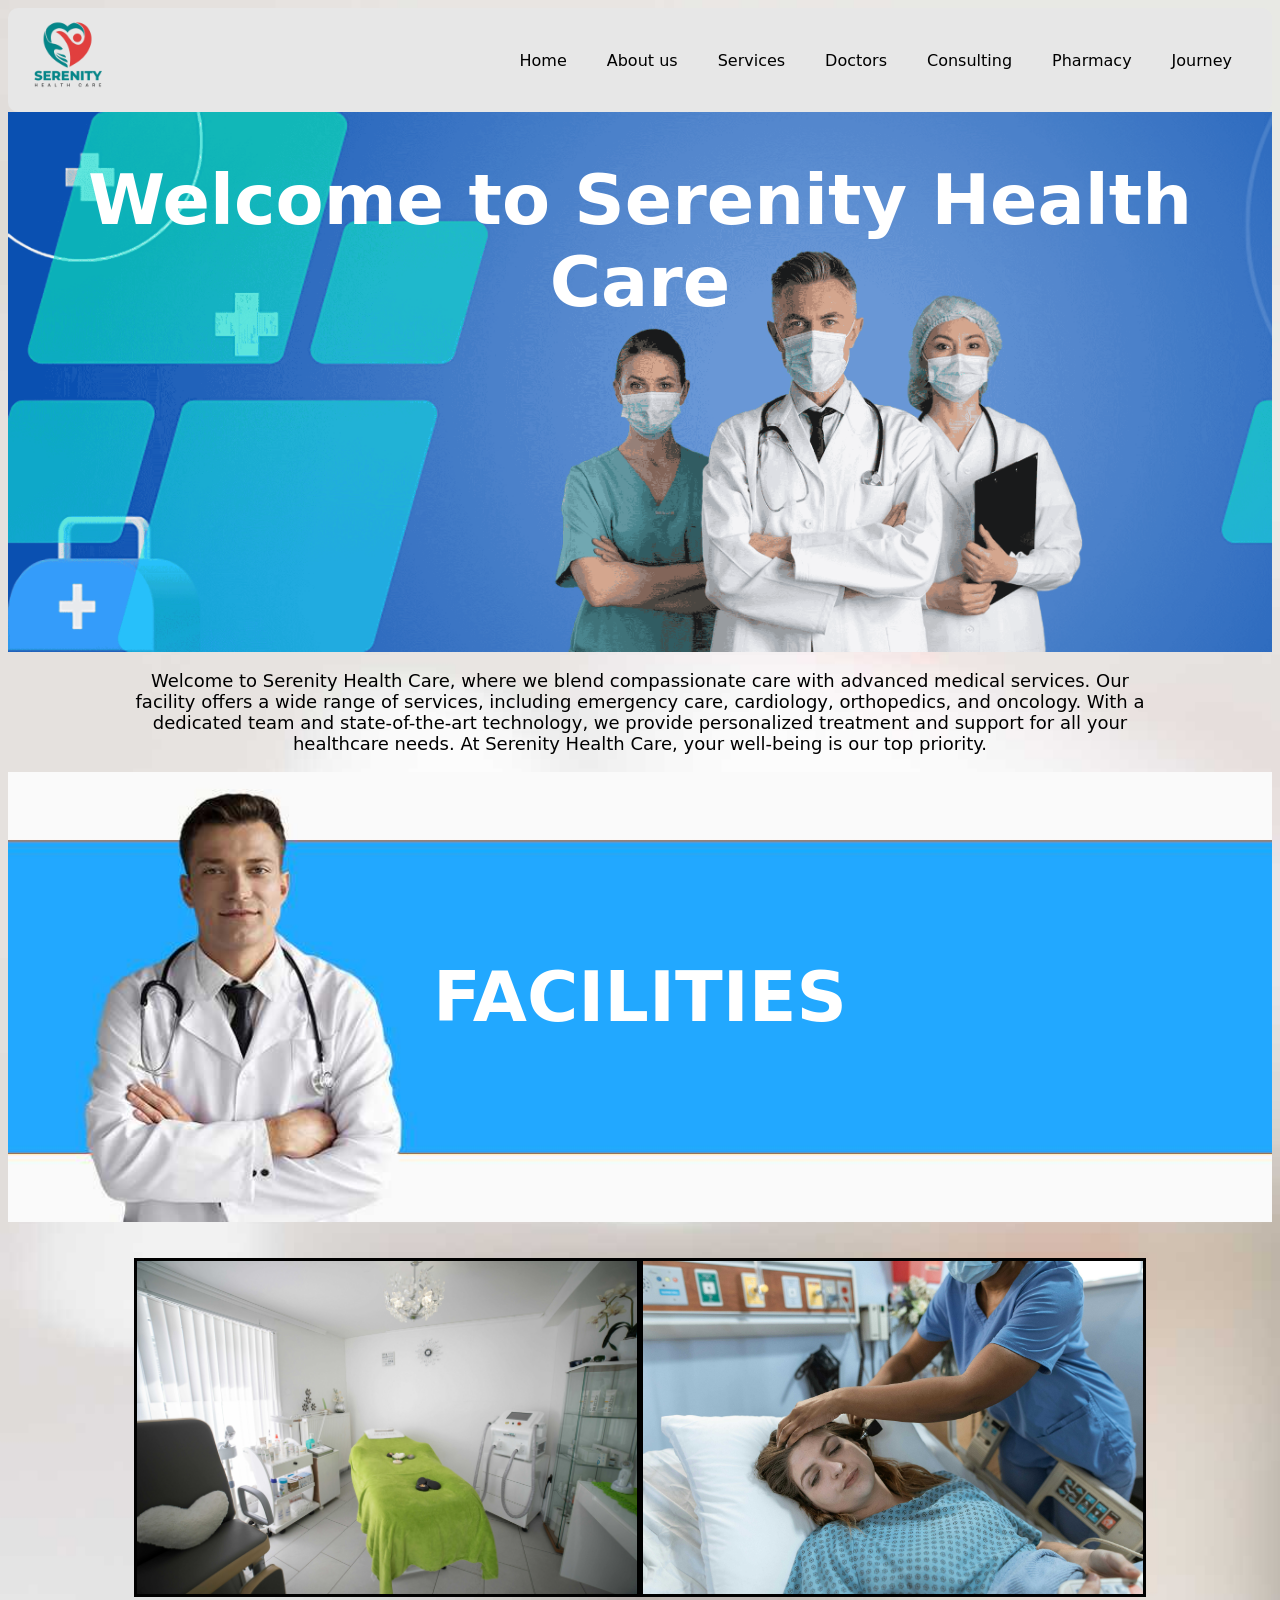
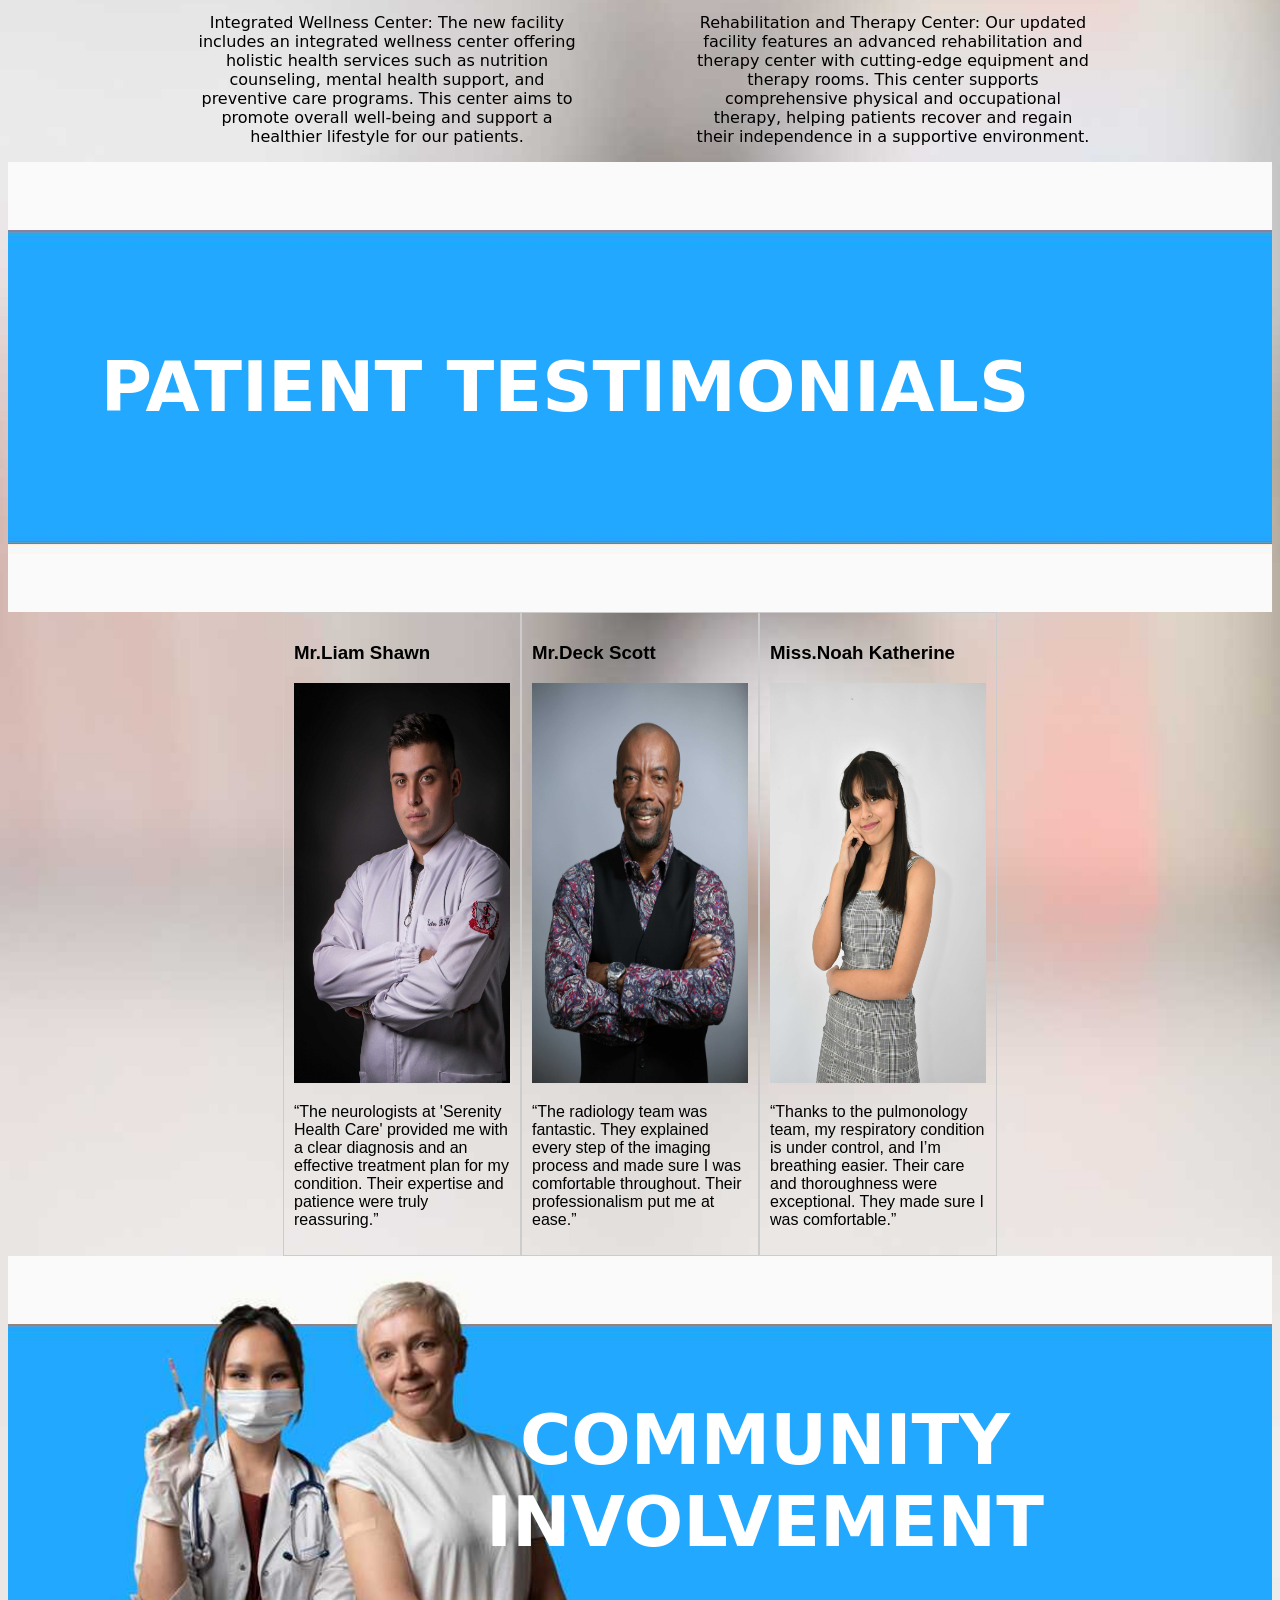
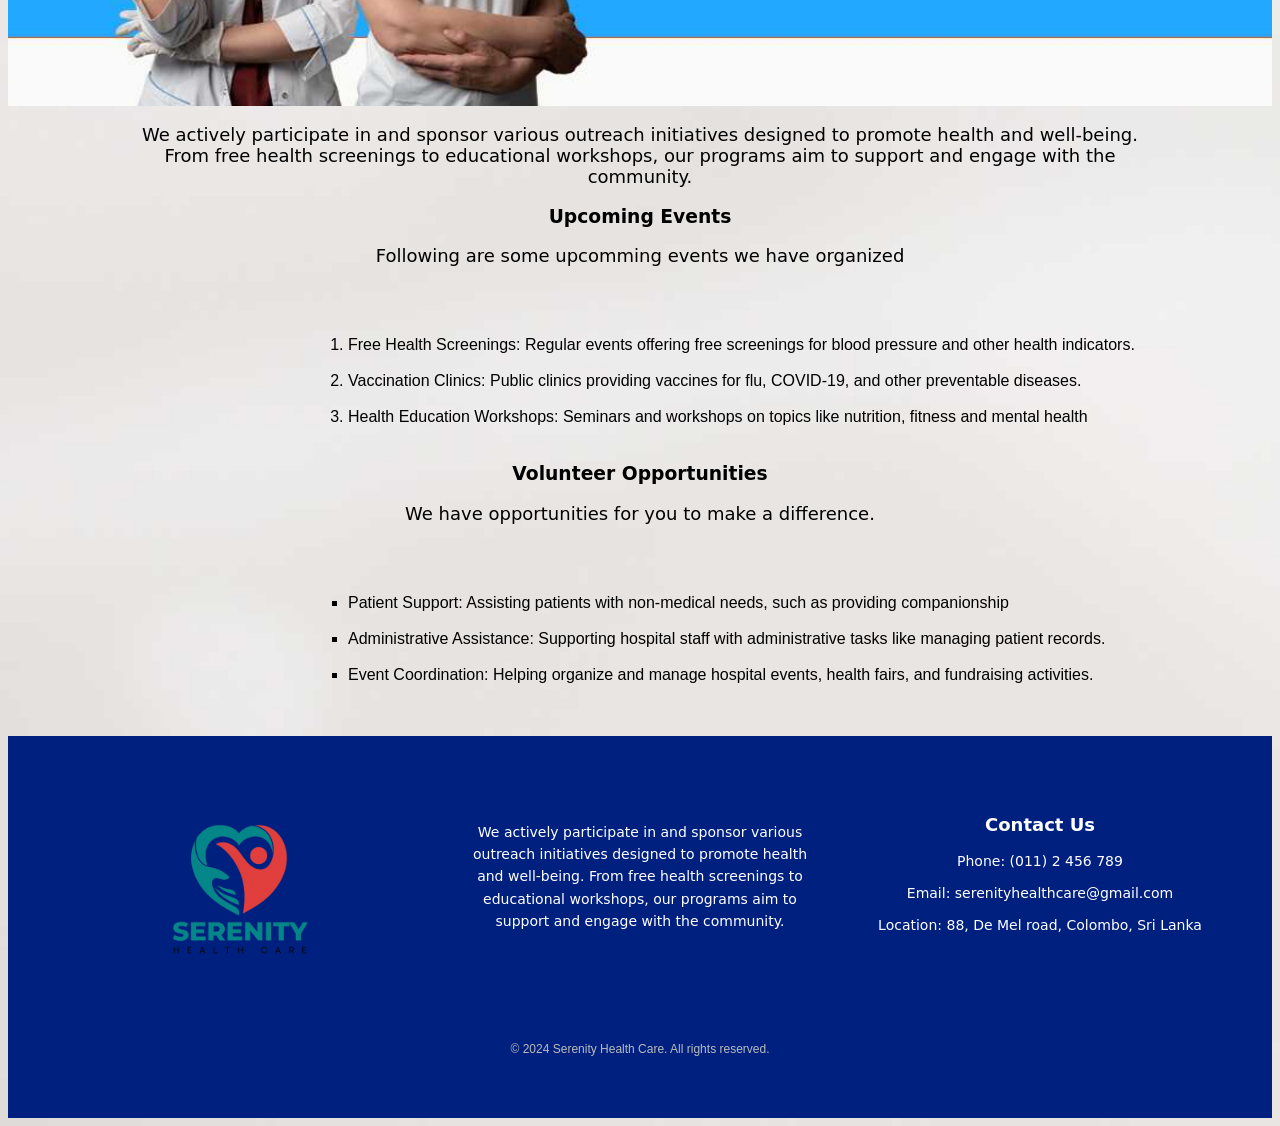
<file: index.html>
<!DOCTYPE html>
<html lang="en">
<head>
    <meta charset="UTF-8">
    <meta name="viewport" content="width=device-width, initial-scale=1.0">
    <link rel="stylesheet" href="styles/styles.css">
    <title>Serenity Health Care</title>
    <link rel="apple-touch-icon" sizes="180x180" href="favicon_package_v0.16/apple-touch-icon.png">
    <link rel="icon" type="image/png" sizes="32x32" href="favicon_package_v0.16/favicon-32x32.png">
    <link rel="icon" type="image/png" sizes="16x16" href="favicon_package_v0.16/favicon-16x16.png">
    <link rel="manifest" href="favicon_package_v0.16/site.webmanifest">
    <link rel="mask-icon" href="favicon_package_v0.16/safari-pinned-tab.svg" color="#5bbad5">
    <meta name="msapplication-TileColor" content="#da532c">
    <meta name="theme-color" content="#ffffff">
</head>
<body>
    <!-- Header section with logo and navigation menu -->
    <header>
        <!-- Logo with link to home page -->
        <a href="index.html"><img id="logo" src="images/logo.png" alt="logo"></a>
        <!-- Navigation menu -->
        <nav>
            <input type="checkbox" id="menu-toggle">
            <label for="menu-toggle" class="menu-icon">&#9776;</label>
            <ul class="menu">
                <li><a href="index.html">Home</a></li>
                <li><a href="aboutus.html">About us</a></li>
                <li><a href="services.html">Services</a></li>
                <li><a href="doctors.html">Doctors</a></li>
                <li><a href="consulting.html">Consulting</a></li>
                <li><a href="pharmacy.html">Pharmacy</a></li>
                <li><a href="journey.html">Journey</a></li>
            </ul>
        </nav>
    </header>

    <!-- Main content of the page -->
    <main class="mainsection">
        <!-- Hero section with a welcome message -->
        <div class="hero">
            <h1>Welcome to Serenity Health Care</h1>
        </div>

        <!-- Paragraph describing the healthcare facility -->
        <p class="herop">Welcome to Serenity Health Care, where we blend compassionate care with advanced medical services. Our facility offers a wide range of services, including emergency care, cardiology, orthopedics, and oncology. With a dedicated team and state-of-the-art technology, we provide personalized treatment and support for all your healthcare needs. At Serenity Health Care, your well-being is our top priority.</p>

        <!-- Section describing the facilities offered -->
        <section>
            <!-- Subheading for facilities section -->
            <div class="facilities">
                <h2>FACILITIES</h2>
            </div>
            <br><br>
            <div class="container2">
                <!-- Image container for displaying facility-related images -->
                <div class="container1">
                    <img class="facilitiesimg" src="images/rehab.jpg" alt=">Integrated Wellness Center" width="500">
                    <p class="p1">Integrated Wellness Center: The new facility includes an integrated wellness center offering holistic health services such as nutrition counseling, mental health support, and preventive care programs. This center aims to promote overall well-being and support a healthier lifestyle for our patients.</p>
                </div>
                <br>

                <!-- Description of wellness and rehabilitation services -->
                <div class="container1">
                    <img class="facilitiesimg" src="images/wellness.jpg" alt="Rehabilitation and Therapy Center" width="500">
                    <p class="p2">Rehabilitation and Therapy Center: Our updated facility features an advanced rehabilitation and therapy center with cutting-edge equipment and therapy rooms. This center supports comprehensive physical and occupational therapy, helping patients recover and regain their independence in a supportive environment.</p>
                </div>
            </div>
            
        </section>

        <!-- Patient testimonials section -->
        <section>
            <!-- Subheading for testimonials section -->
            <div class="testimonials">
                <h2>PATIENT TESTIMONIALS</h2>  
            </div>

            <!-- Container for patient testimonials -->
            <div class="testcontainer">
                <!-- Testimonial from Mr. Liam Shawn -->
                <div class="patients">
                    <h3 class="testimonialsh">Mr.Liam Shawn</h3>
                    <img src="images/t1.jpg" alt="Testimonials">
                    <p class="testimonialsp">“The neurologists at 'Serenity Health Care' provided me with a clear diagnosis and an effective treatment plan for my condition. Their expertise and patience were truly reassuring.”</p>
                </div>
                <!-- Testimonial from Mr. Deck Scott -->
                <div class="patients">
                    <h3 class="testimonialsh">Mr.Deck Scott</h3>
                    <img src="images/t2.jpg" alt="Testimonials">
                    <p class="testimonialsp">“The radiology team was fantastic. They explained every step of the imaging process and made sure I was comfortable throughout. Their professionalism put me at ease.”</p>
                </div>
                <!-- Testimonial from Miss Noah Katherine -->
                <div class="patients">
                    <h3 class="testimonialsh">Miss.Noah Katherine</h3>
                    <img src="images/t3.jpg" alt="Testimonials">
                    <p class="testimonialsp">“Thanks to the pulmonology team, my respiratory condition is under control, and I’m breathing easier. Their care and thoroughness were exceptional. They made sure I was comfortable.”</p>
                </div>
            </div>
        </section>

        <!-- Section for community involvement -->
        <section>
            <div class="community">
                <h2>COMMUNITY INVOLVEMENT</h2>
            </div>

            <!-- Description of community outreach initiatives -->
            <section>
                <p class="herop">We actively participate in and sponsor various outreach initiatives designed to promote health and well-being. From free health screenings to educational workshops, our programs aim to support and engage with the community.</p>
            </section>

            <!-- Numbered listing upcoming events -->
            <section>
                <h3 class="listheading">Upcoming Events</h3>
                <p class="herop">Following are some upcomming events we have organized</p><br><br>
                <!-- Ordered list of upcoming community events -->
                <div class="listing">
                    <ol type="square">
                        <li>Free Health Screenings: Regular events offering free screenings for blood pressure and other health indicators.</li><br>
                        <li>Vaccination Clinics: Public clinics providing vaccines for flu, COVID-19, and other preventable diseases.</li><br>
                        <li>Health Education Workshops: Seminars and workshops on topics like nutrition, fitness and mental health</li><br>
                    </ol>
                </div>
            </section>

            <!-- Points listing volunteer opportunities -->
            <section>
                <h3 class="listheading">Volunteer Opportunities</h3>
                <p class="herop">We have opportunities for you to make a difference.</p><br><br>
                <!-- Unordered list of volunteer opportunities -->
                <div class="listing">
                    <ul type="square">
                        <li>Patient Support: Assisting patients with non-medical needs, such as providing companionship</li><br>
                        <li>Administrative Assistance: Supporting hospital staff with administrative tasks like managing patient records.</li><br>
                        <li>Event Coordination: Helping organize and manage hospital events, health fairs, and fundraising activities.</li><br>
                    </ul>
                </div>
            </section>
        </section>
    </main><br>
    <!-- Footer Section -->
    <footer>
        <div class="footer">
            <!-- Footer Content Container -->
            <div class="footer-content">
                <!-- Logo with link to home page -->
                <div class="footer-section">
                    <a href="index.html"><img src="images/logo.png" alt="logo"></a>
                </div>
                <!-- Paragraph Section -->
                <div class="footer-section">
                    <p>We actively participate in and sponsor various outreach initiatives designed to promote health and well-being. From free health screenings to educational workshops, our programs aim to support and engage with the community.</p>
                </div>
                <!-- Contact Information Section -->
                <div class="footer-section">
                    <h3>Contact Us</h3>
                    <ul>
                        <li>Phone: (011) 2 456 789</li>
                        <li>Email: serenityhealthcare@gmail.com</li>
                        <li>Location: 88, De Mel road, Colombo, Sri Lanka</li>
                    </ul>
                </div>
            </div>
            <!-- Footer Copyright -->
            <div class="footer-copyright">
                <p>&copy; 2024 Serenity Health Care. All rights reserved.</p>
            </div>
        </div>
    </footer>
    <!-- End of Footer Section -->    
</body>
</html>
</file>
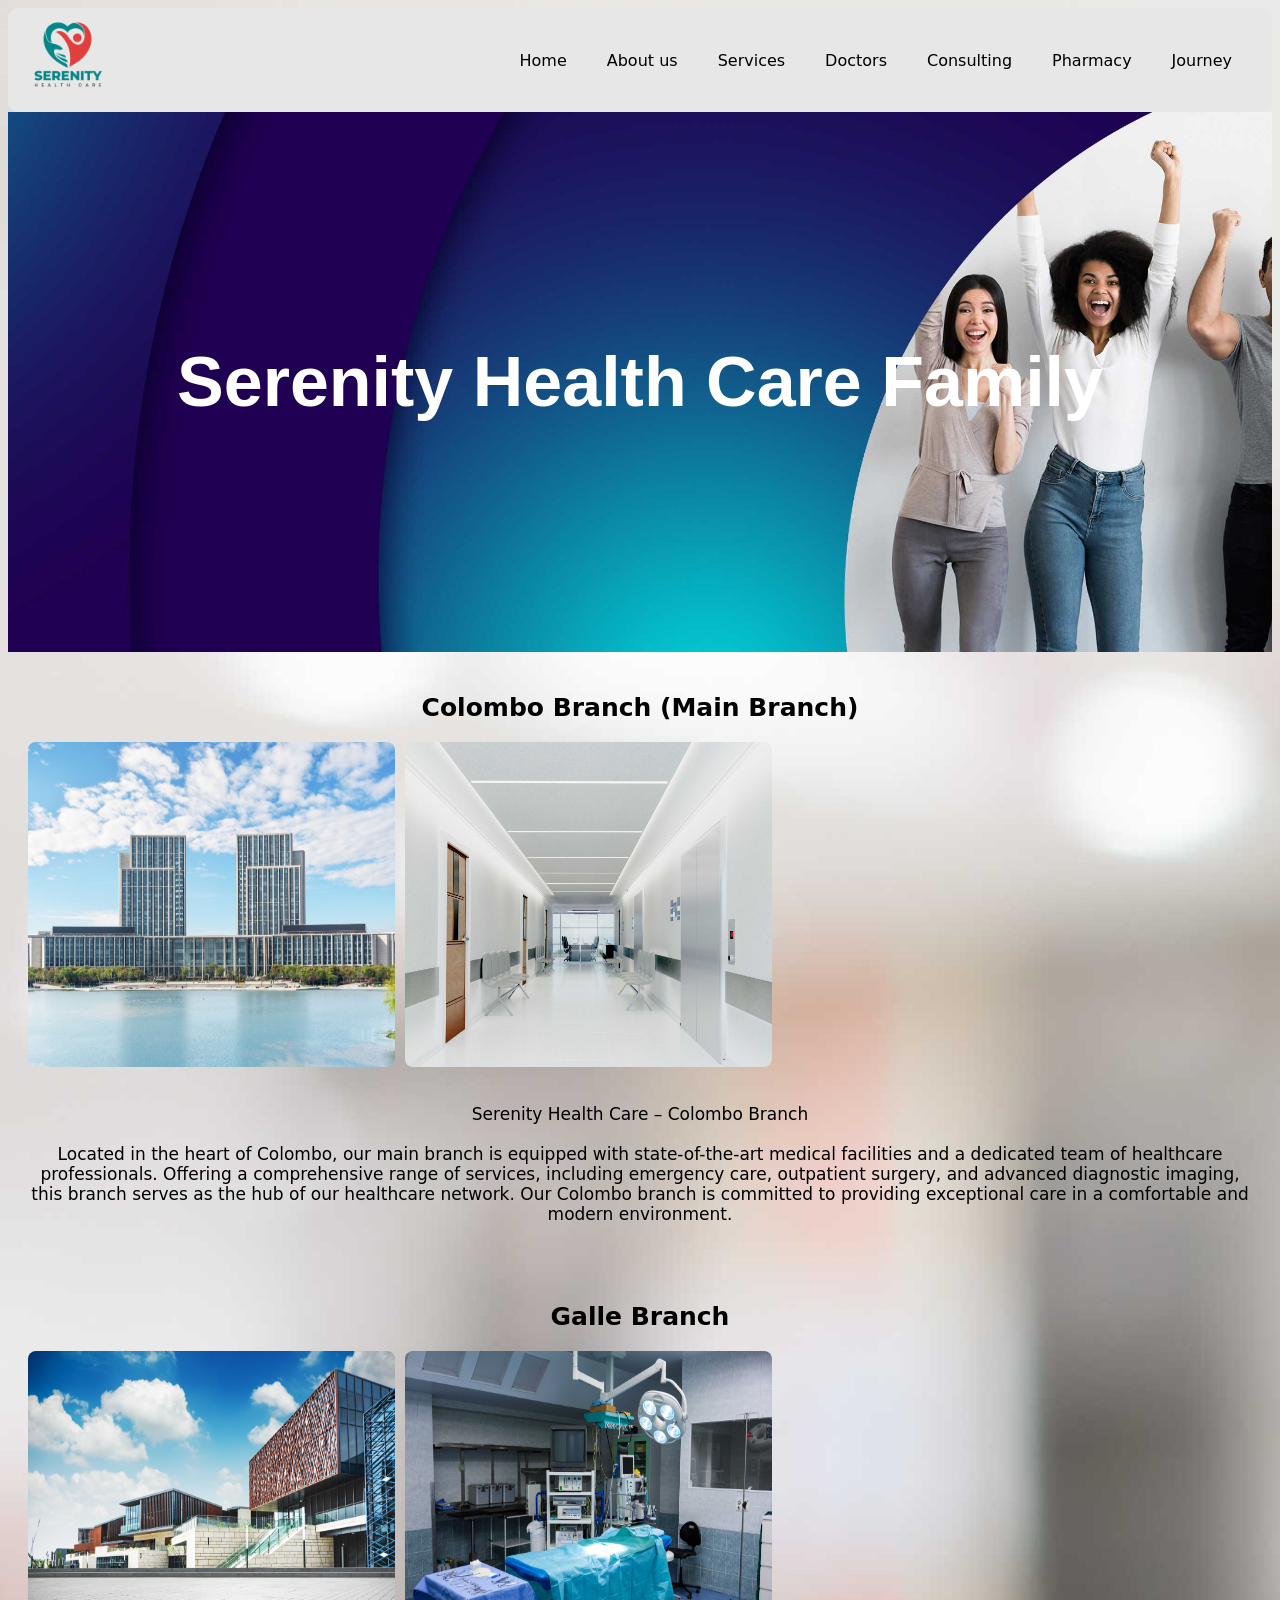
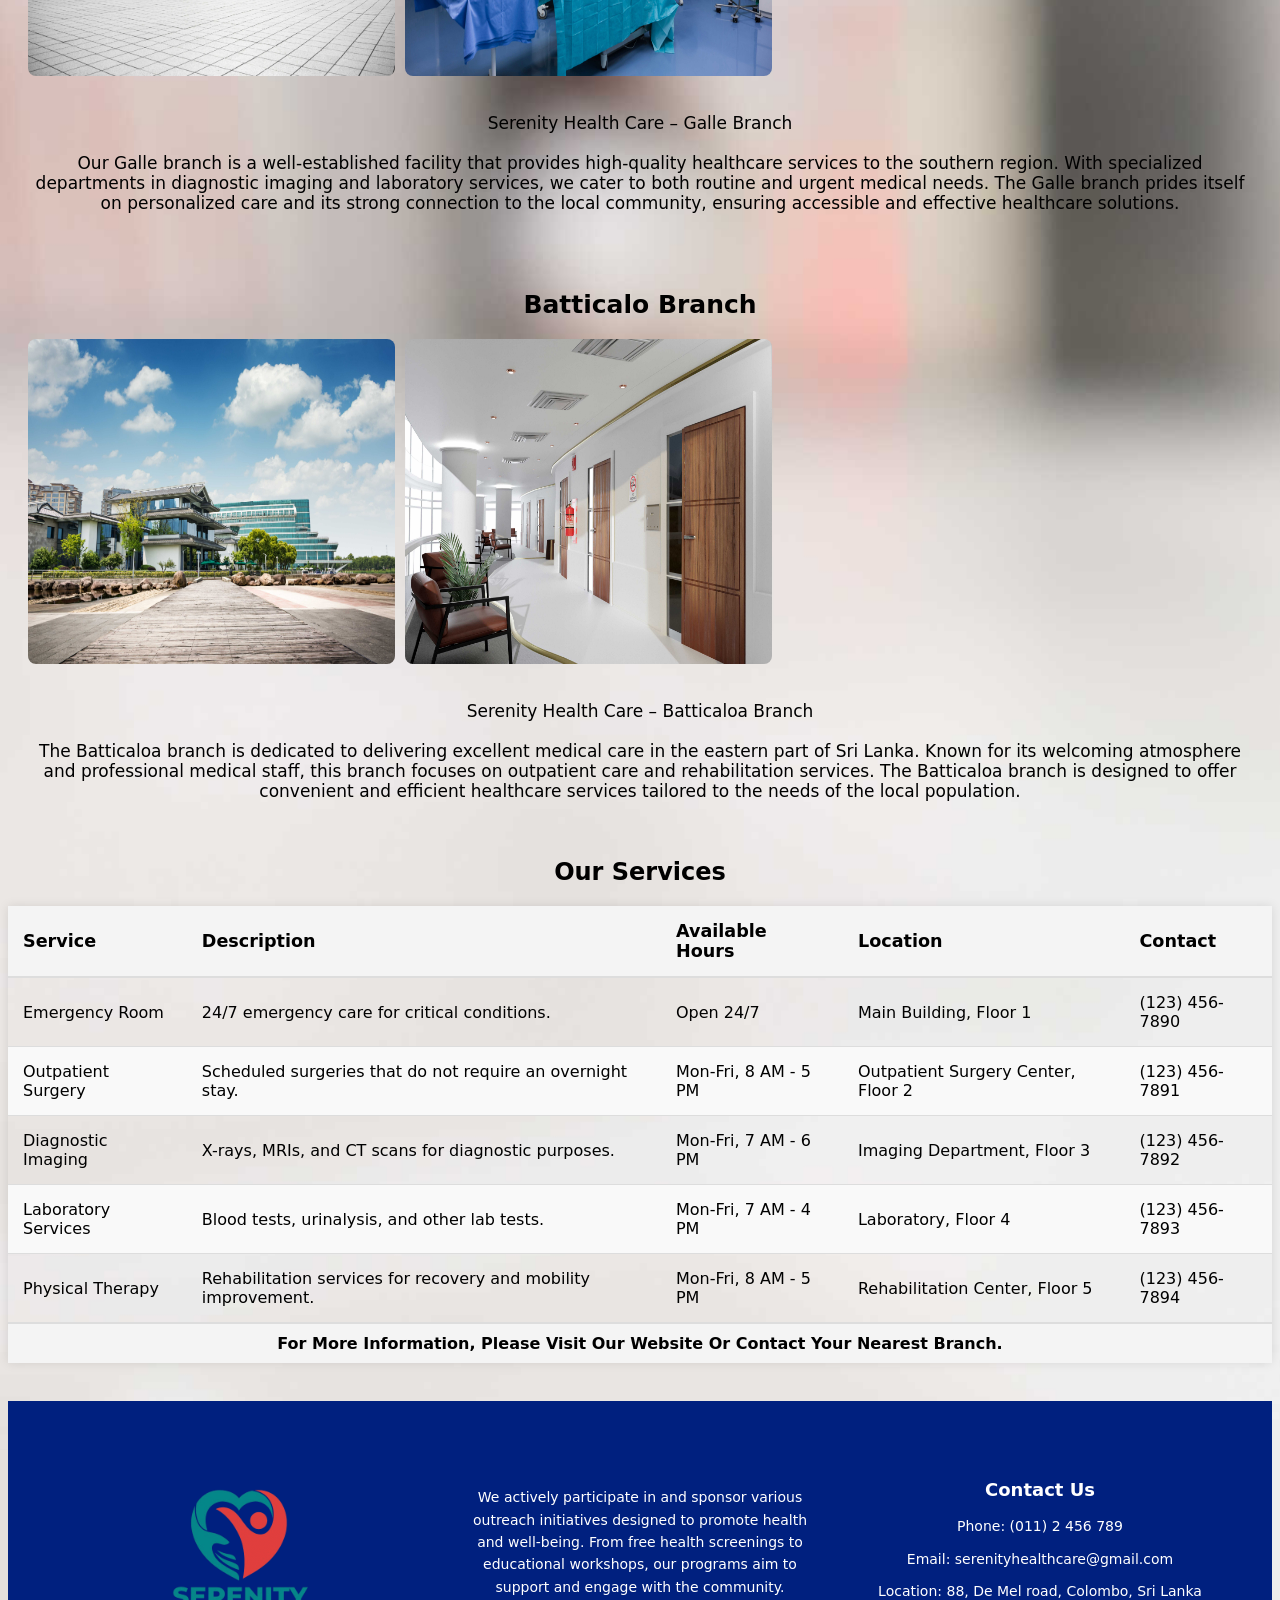
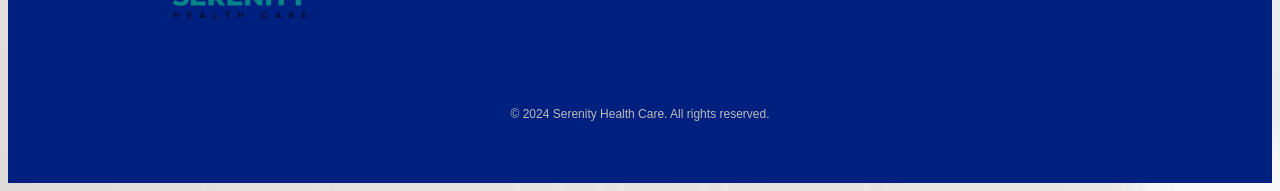
<file: aboutus.html>
<!DOCTYPE html>
<html lang="en">
<head>
    <meta charset="UTF-8">
    <meta name="viewport" content="width=device-width, initial-scale=1.0">
    <link rel="stylesheet" href="styles/styles.css">
    <title>Serenity Health Care - About Us</title>
    <link rel="apple-touch-icon" sizes="180x180" href="favicon_package_v0.16/apple-touch-icon.png">
    <link rel="icon" type="image/png" sizes="32x32" href="favicon_package_v0.16/favicon-32x32.png">
    <link rel="icon" type="image/png" sizes="16x16" href="favicon_package_v0.16/favicon-16x16.png">
    <link rel="manifest" href="favicon_package_v0.16/site.webmanifest">
    <link rel="mask-icon" href="favicon_package_v0.16/safari-pinned-tab.svg" color="#5bbad5">
    <meta name="msapplication-TileColor" content="#da532c">
    <meta name="theme-color" content="#ffffff">
</head>
<body>
     <!-- Header section with logo and navigation menu -->
    <header>
        <!-- Logo with link to home page -->
        <a href="index.html"><img id="logo" src="images/logo.png" alt="logo"></a>
        <!-- Navigation menu -->
        <nav>
            <input type="checkbox" id="menu-toggle">
            <label for="menu-toggle" class="menu-icon">&#9776;</label>
            <ul class="menu">
                <li><a href="index.html">Home</a></li>
                <li><a href="aboutus.html">About us</a></li>
                <li><a href="services.html">Services</a></li>
                <li><a href="doctors.html">Doctors</a></li>
                <li><a href="consulting.html">Consulting</a></li>
                <li><a href="pharmacy.html">Pharmacy</a></li>
                <li><a href="journey.html">Journey</a></li>
            </ul>
        </nav>
    </header>

    <!-- Main section containing the primary content of the page -->
    <main class="mainsection">
        <!-- Hero section introducing the healthcare family -->
        <div class="aboutus">
            <h1>Serenity Health Care Family</h1>
        </div>

        <!-- Section for Colombo branch details -->
        <section class="branch">
            <h2>Colombo Branch (Main Branch)</h2>
            <div class="branch-content">
                <div class="branch-images">
                    <img class="branchimg" src="images/colombo1.jpg" alt="Colombo Branch">
                    <img class="branchimg" src="images/colombo2.jpg" alt="Colombo Hospital">
                    <iframe src="https://www.google.com/maps/embed?pb=!1m18!1m12!1m3!1d63371.80392287964!2d79.8149198000096!3d6.9219220778821215!2m3!1f0!2f0!3f0!3m2!1i1024!2i768!4f13.1!3m3!1m2!1s0x3ae253d10f7a7003%3A0x320b2e4d32d3838d!2sColombo!5e0!3m2!1sen!2slk!4v1726078584693!5m2!1sen!2slk" width="400" height="325" style="border:0;" allowfullscreen="" loading="lazy" referrerpolicy="no-referrer-when-downgrade"></iframe>
                </div>
                <div class="paragraph">
                    <p>Serenity Health Care – Colombo Branch <br><br> Located in the heart of Colombo, our main branch is equipped with state-of-the-art medical facilities and a dedicated team of healthcare professionals. Offering a comprehensive range of services, including emergency care, outpatient surgery, and advanced diagnostic imaging, this branch serves as the hub of our healthcare network. Our Colombo branch is committed to providing exceptional care in a comfortable and modern environment.</p>
                </div>
            </div>
        </section>

        <!-- Section for Galle branch details -->
        <section class="branch">
            <h2>Galle Branch</h2>
            <div class="branch-content">
                <div class="branch-images">
                    <img class="branchimg" src="images/galle1.jpg" alt="Colombo Branch">
                    <img class="branchimg" src="images/galle2.jpg" alt="Colombo Hospital">
                    <iframe src="https://www.google.com/maps/embed?pb=!1m18!1m12!1m3!1d63480.837541227724!2d80.17071134896123!3d6.055975343546107!2m3!1f0!2f0!3f0!3m2!1i1024!2i768!4f13.1!3m3!1m2!1s0x3ae173bb6932fce3%3A0x4a35b903f9c64c03!2sGalle!5e0!3m2!1sen!2slk!4v1726078675786!5m2!1sen!2slk" width="400" height="325" style="border:0;" allowfullscreen="" loading="lazy" referrerpolicy="no-referrer-when-downgrade"></iframe>
                </div>
                <div class="paragraph">
                    <p>Serenity Health Care – Galle Branch <br><br> Our Galle branch is a well-established facility that provides high-quality healthcare services to the southern region. With specialized departments in diagnostic imaging and laboratory services, we cater to both routine and urgent medical needs. The Galle branch prides itself on personalized care and its strong connection to the local community, ensuring accessible and effective healthcare solutions.</p>
                </div>
            </div>
        </section>

        <!-- Section for Batticalo branch details -->
        <section class="branch">
            <h2>Batticalo Branch</h2>
            <div class="branch-content">
                <div class="branch-images">
                    <img class="branchimg" src="images/batticalo1.jpg" alt="Colombo Branch">
                    <img class="branchimg" src="images/batticalo2.jpg" alt="Colombo Hospital">
                    <iframe src="https://www.google.com/maps/embed?pb=!1m18!1m12!1m3!1d63256.371695320515!2d81.63720890123311!3d7.734189068667923!2m3!1f0!2f0!3f0!3m2!1i1024!2i768!4f13.1!3m3!1m2!1s0x3afacd5a8d4e794b%3A0x445b48547815a564!2sBatticaloa!5e0!3m2!1sen!2slk!4v1726078701088!5m2!1sen!2slk" width="400" height="325" style="border:0;" allowfullscreen="" loading="lazy" referrerpolicy="no-referrer-when-downgrade"></iframe>                </div>
                <div class="paragraph">
                    <p>Serenity Health Care – Batticaloa Branch <br><br> The Batticaloa branch is dedicated to delivering excellent medical care in the eastern part of Sri Lanka. Known for its welcoming atmosphere and professional medical staff, this branch focuses on outpatient care and rehabilitation services. The Batticaloa branch is designed to offer convenient and efficient healthcare services tailored to the needs of the local population.</p>
                </div>
            </div>
        </section>

        <!-- Section listing the services offered at the healthcare center -->
        <section>
            <h2 class="tableh2">Our Services</h2>
            <!-- Table displaying the services, their description, available hours, location, and contact -->
            <table>
                <thead>
                    <tr>
                        <th>Service</th>
                        <th>Description</th>
                        <th>Available Hours</th>
                        <th>Location</th>
                        <th>Contact</th>
                    </tr>
                </thead>
                <tbody>
                    <!-- Emergency Room service details -->
                    <tr>
                        <td>Emergency Room</td>
                        <td>24/7 emergency care for critical conditions.</td>
                        <td>Open 24/7</td>
                        <td>Main Building, Floor 1</td>
                        <td>(123) 456-7890</td>
                    </tr>
                    <!-- Outpatient Surgery service details -->
                    <tr>
                        <td>Outpatient Surgery</td>
                        <td>Scheduled surgeries that do not require an overnight stay.</td>
                        <td>Mon-Fri, 8 AM - 5 PM</td>
                        <td>Outpatient Surgery Center, Floor 2</td>
                        <td>(123) 456-7891</td>
                    </tr>
                    <!-- Diagnostic Imaging service details -->
                    <tr>
                        <td>Diagnostic Imaging</td>
                        <td>X-rays, MRIs, and CT scans for diagnostic purposes.</td>
                        <td>Mon-Fri, 7 AM - 6 PM</td>
                        <td>Imaging Department, Floor 3</td>
                        <td>(123) 456-7892</td>
                    </tr>
                    <!-- Laboratory Services details -->
                    <tr>
                        <td>Laboratory Services</td>
                        <td>Blood tests, urinalysis, and other lab tests.</td>
                        <td>Mon-Fri, 7 AM - 4 PM</td>
                        <td>Laboratory, Floor 4</td>
                        <td>(123) 456-7893</td>
                    </tr>
                    <!-- Physical Therapy service details -->
                    <tr>
                        <td>Physical Therapy</td>
                        <td>Rehabilitation services for recovery and mobility improvement.</td>
                        <td>Mon-Fri, 8 AM - 5 PM</td>
                        <td>Rehabilitation Center, Floor 5</td>
                        <td>(123) 456-7894</td>
                    </tr>
                </tbody>
                <!-- Table footer -->
                <tfoot>
                    <tr>
                        <td colspan="5">For More Information, Please Visit Our Website Or Contact Your Nearest Branch.</td>
                    </tr>
                </tfoot>
            </table>
        </section>
    </main><br>
    <!-- Footer Section -->
    <footer>
        <div class="footer">
            <!-- Footer Content Container -->
            <div class="footer-content">
                <!-- Logo with link to home page -->
                <div class="footer-section">
                    <a href="index.html"><img src="images/logo.png" alt="logo"></a>
                </div>
                <!-- Paragraph Section -->
                <div class="footer-section">
                    <p>We actively participate in and sponsor various outreach initiatives designed to promote health and well-being. From free health screenings to educational workshops, our programs aim to support and engage with the community.</p>
                </div>
                <!-- Contact Information Section -->
                <div class="footer-section">
                    <h3>Contact Us</h3>
                    <ul>
                        <li>Phone: (011) 2 456 789</li>
                        <li>Email: serenityhealthcare@gmail.com</li>
                        <li>Location: 88, De Mel road, Colombo, Sri Lanka</li>
                    </ul>
                </div>
            </div>
            <!-- Footer Copyright -->
            <div class="footer-copyright">
                <p>&copy; 2024 Serenity Health Care. All rights reserved.</p>
            </div>
        </div>
    </footer>
    <!-- End of Footer Section -->
</body>
</html>
</file>
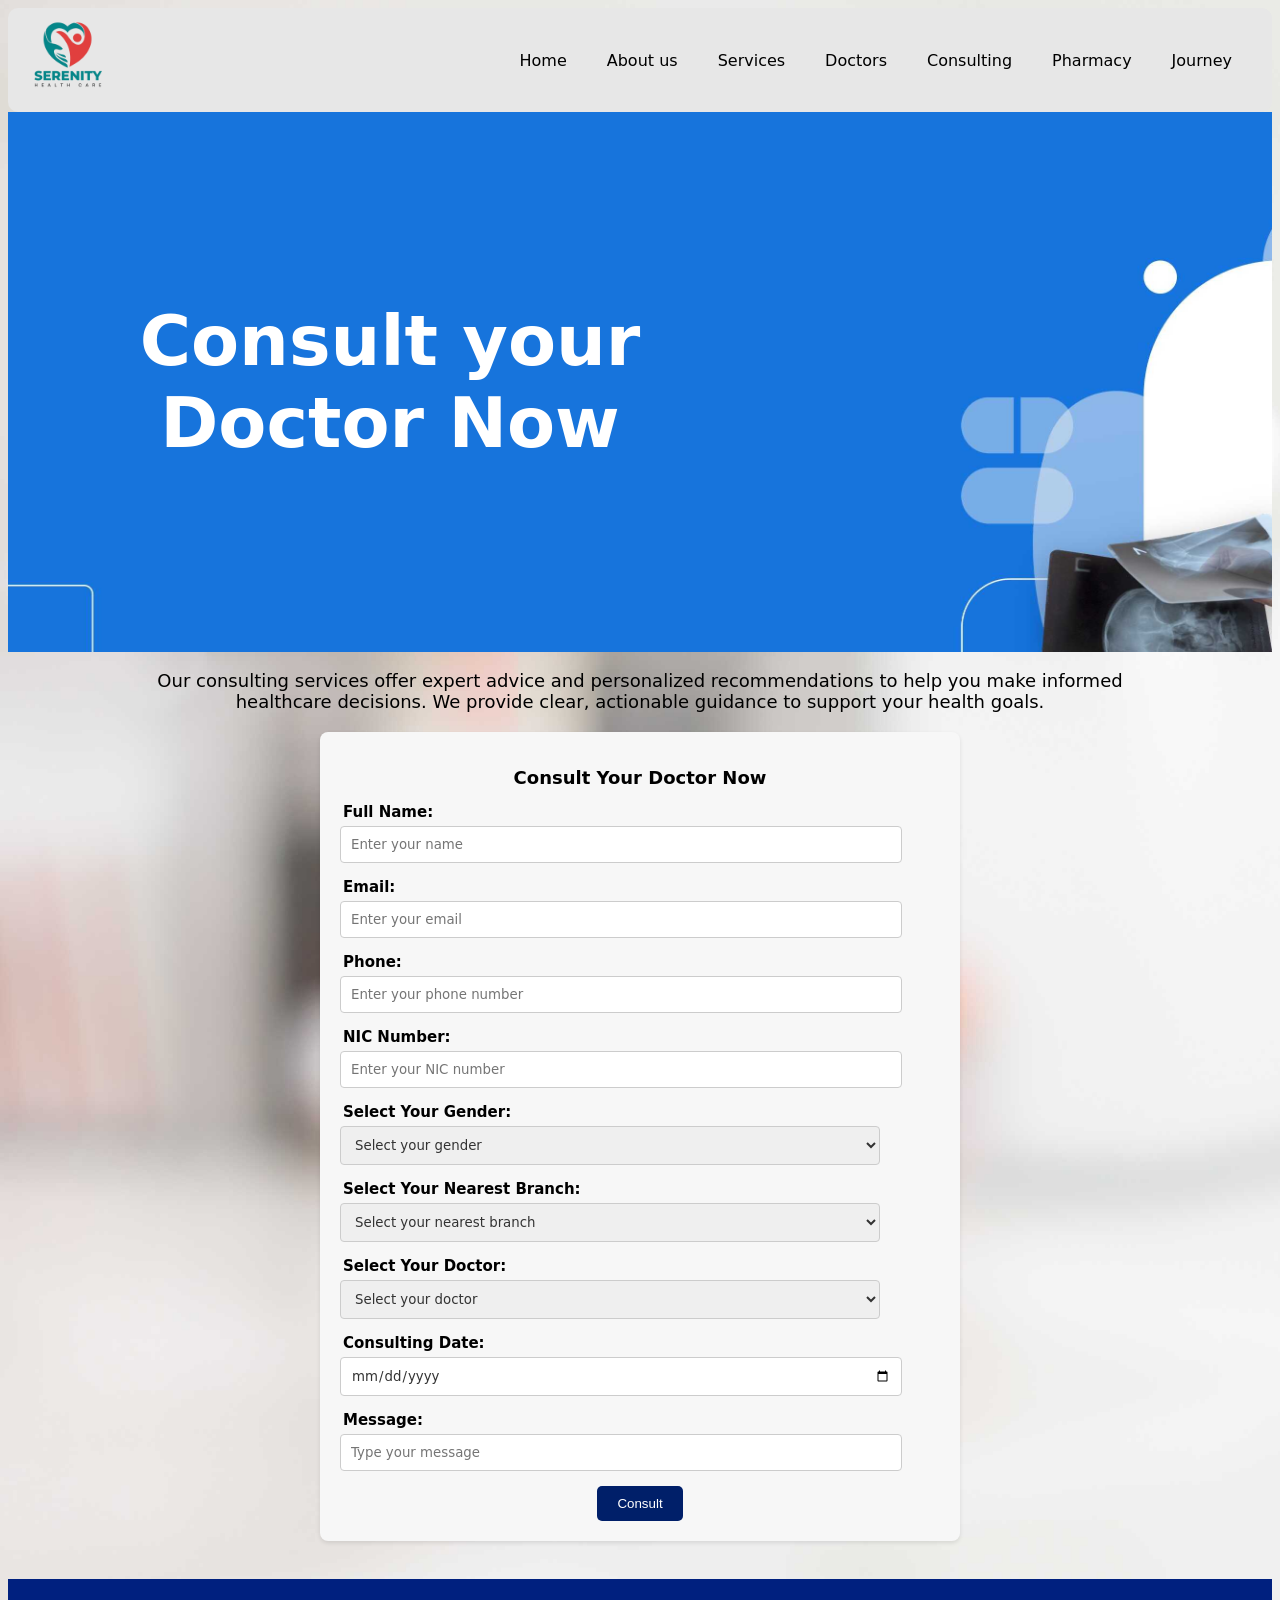
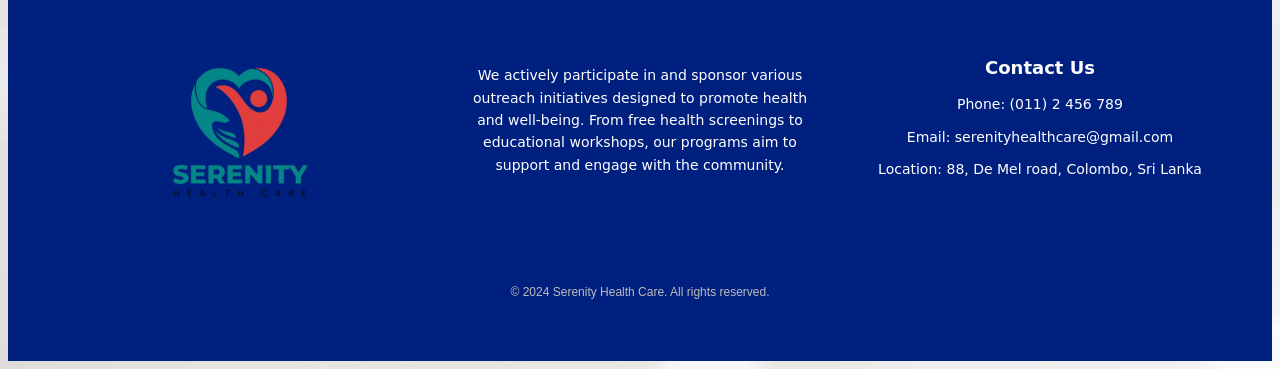
<file: consulting.html>
<!DOCTYPE html>
<html lang="en">
<head>
    <meta charset="UTF-8">
    <meta name="viewport" content="width=device-width, initial-scale=1.0">
    <link rel="stylesheet" href="styles/styles.css">
    <title>Serenity Health Care - Consult</title>
    <link rel="apple-touch-icon" sizes="180x180" href="favicon_package_v0.16/apple-touch-icon.png">
    <link rel="icon" type="image/png" sizes="32x32" href="favicon_package_v0.16/favicon-32x32.png">
    <link rel="icon" type="image/png" sizes="16x16" href="favicon_package_v0.16/favicon-16x16.png">
    <link rel="manifest" href="favicon_package_v0.16/site.webmanifest">
    <link rel="mask-icon" href="favicon_package_v0.16/safari-pinned-tab.svg" color="#5bbad5">
    <meta name="msapplication-TileColor" content="#da532c">
    <meta name="theme-color" content="#ffffff">
</head>
<body>
    <!-- Header section with logo and navigation menu -->
    <header>
        <a href="index.html"><img id="logo" src="images/logo.png" alt="logo"></a>
        <nav>
            <input type="checkbox" id="menu-toggle">
            <label for="menu-toggle" class="menu-icon">&#9776;</label>
            <ul class="menu">
                <li><a href="index.html">Home</a></li>
                <li><a href="aboutus.html">About us</a></li>
                <li><a href="services.html">Services</a></li>
                <li><a href="doctors.html">Doctors</a></li>
                <li><a href="consulting.html">Consulting</a></li>
                <li><a href="pharmacy.html">Pharmacy</a></li>
                <li><a href="journey.html">Journey</a></li>
            </ul>
        </nav>
    </header>

    <!-- Main section containing the primary content of the page -->
    <main class="mainsection">
        <!-- Hero section introducing the content of the page -->
        <div class="consulting">
            <h1>Consult your Doctor Now</h1><br>
        </div>
        <p class="herop">Our consulting services offer expert advice and personalized recommendations to help you make informed healthcare decisions. We provide clear, actionable guidance to support your health goals.</p>
        
        <!-- Consulting Form Section -->
        <section class="form" id="consulting">
            <h2>Consult Your Doctor Now</h2>
            <form id="consultForm" action="#" method="post" onsubmit="return validateForm()">
                <!-- Name Input -->
                <div class="input">
                    <label for="name">Full Name:</label>
                    <input type="text" id="name" name="name" placeholder="Enter your name" required>
                </div>
                <!-- Email Input -->
                <div class="input">
                    <label for="email">Email:</label>
                    <input type="email" id="email" name="email" placeholder="Enter your email" required>
                </div>
                <!-- Phone Input -->
                <div class="input">
                    <label for="phone">Phone:</label>
                    <input type="tel" id="phone" name="phone" placeholder="Enter your phone number" required>
                </div>
                <!-- NIC Input -->
                <div class="input">
                    <label for="nicno">NIC Number:</label>
                    <input type="tel" id="nicno" name="nicno" placeholder="Enter your NIC number" required>
                </div>
                <!-- Gender Selection -->
                <div class="input">
                    <label for="gender">Select Your Gender:</label>
                    <select id="gender" name="gender" required>
                        <option value="" disabled selected>Select your gender</option>
                        <option value="Male">Male</option>
                        <option value="Female">Female</option>
                        <option value="Prefer not to say">Prefer not to say</option>
                    </select>
                </div>
                <!-- Branch Selection -->
                <div class="input">
                    <label for="branch">Select Your Nearest Branch:</label>
                    <select id="branch" name="branch" required>
                        <option value="" disabled selected>Select your nearest branch</option>
                        <option value="Colombo">Colombo</option>
                        <option value="Galle">Galle</option>
                        <option value="Batticalo">Batticalo</option>
                    </select>
                </div>
                <!-- Doctor Selection -->
                <div class="input">
                    <label for="doctor">Select Your Doctor:</label>
                    <select id="doctor" name="doctor" required>
                        <option value="" disabled selected>Select your doctor</option>
                        <option value="Dr. Emily Johnson, MD">Dr. Emily Johnson, MD</option>
                        <option value="Dr. Michael Chen, PhD, MD">Dr. Michael Chen, PhD, MD</option>
                        <option value="Dr. Aisha Patel, MD">Dr. Aisha Patel, MD</option>
                        <option value="Dr. Robert Martinez, MD">Dr. Robert Martinez, MD</option>
                        <option value="Dr. Sarah Lee, MD">Dr. Sarah Lee, MD</option>
                    </select>
                </div>
                <!-- Date Input -->
                <div class="input">
                    <label for="dob">Consulting Date:</label>
                    <input type="date" id="dob" name="dob" required>
                </div>
                <!-- Message Input -->
                <div class="input">
                    <label for="message">Message:</label>
                    <input type="text" id="message" name="message" placeholder="Type your message" required>
                </div>

                <!-- Submit Button -->
                <div class="container2">
                    <button type="submit" id="showMessageBtn">Consult</button>
                </div>
            </form>
        </section>

        <!-- Consult Button and Message Box -->
        <div id="messageBox" class="message-box" style="display:none;">
            <section>
                <h1 id="messageContent">Consulted Successfully</h1>
                <p id="messageContent">You have successfully submitted the consulting form.</p>
                <button onclick="closeMessage()">Close</button>
            </section>
        </div>
    
        <script src="styles/script.js"></script>
    </main><br>
    
    <!-- Footer Section -->
    <footer>
        <div class="footer">
            <div class="footer-content">
                <div class="footer-section">
                    <a href="index.html"><img src="images/logo.png" alt="logo"></a>
                </div>
                <div class="footer-section">
                    <p>We actively participate in and sponsor various outreach initiatives designed to promote health and well-being. From free health screenings to educational workshops, our programs aim to support and engage with the community.</p>
                </div>
                <div class="footer-section">
                    <h3>Contact Us</h3>
                    <ul>
                        <li>Phone: (011) 2 456 789</li>
                        <li>Email: serenityhealthcare@gmail.com</li>
                        <li>Location: 88, De Mel road, Colombo, Sri Lanka</li>
                    </ul>
                </div>
            </div>
            <div class="footer-copyright">
                <p>&copy; 2024 Serenity Health Care. All rights reserved.</p>
            </div>
        </div>
    </footer>
</body>
</html>
</file>
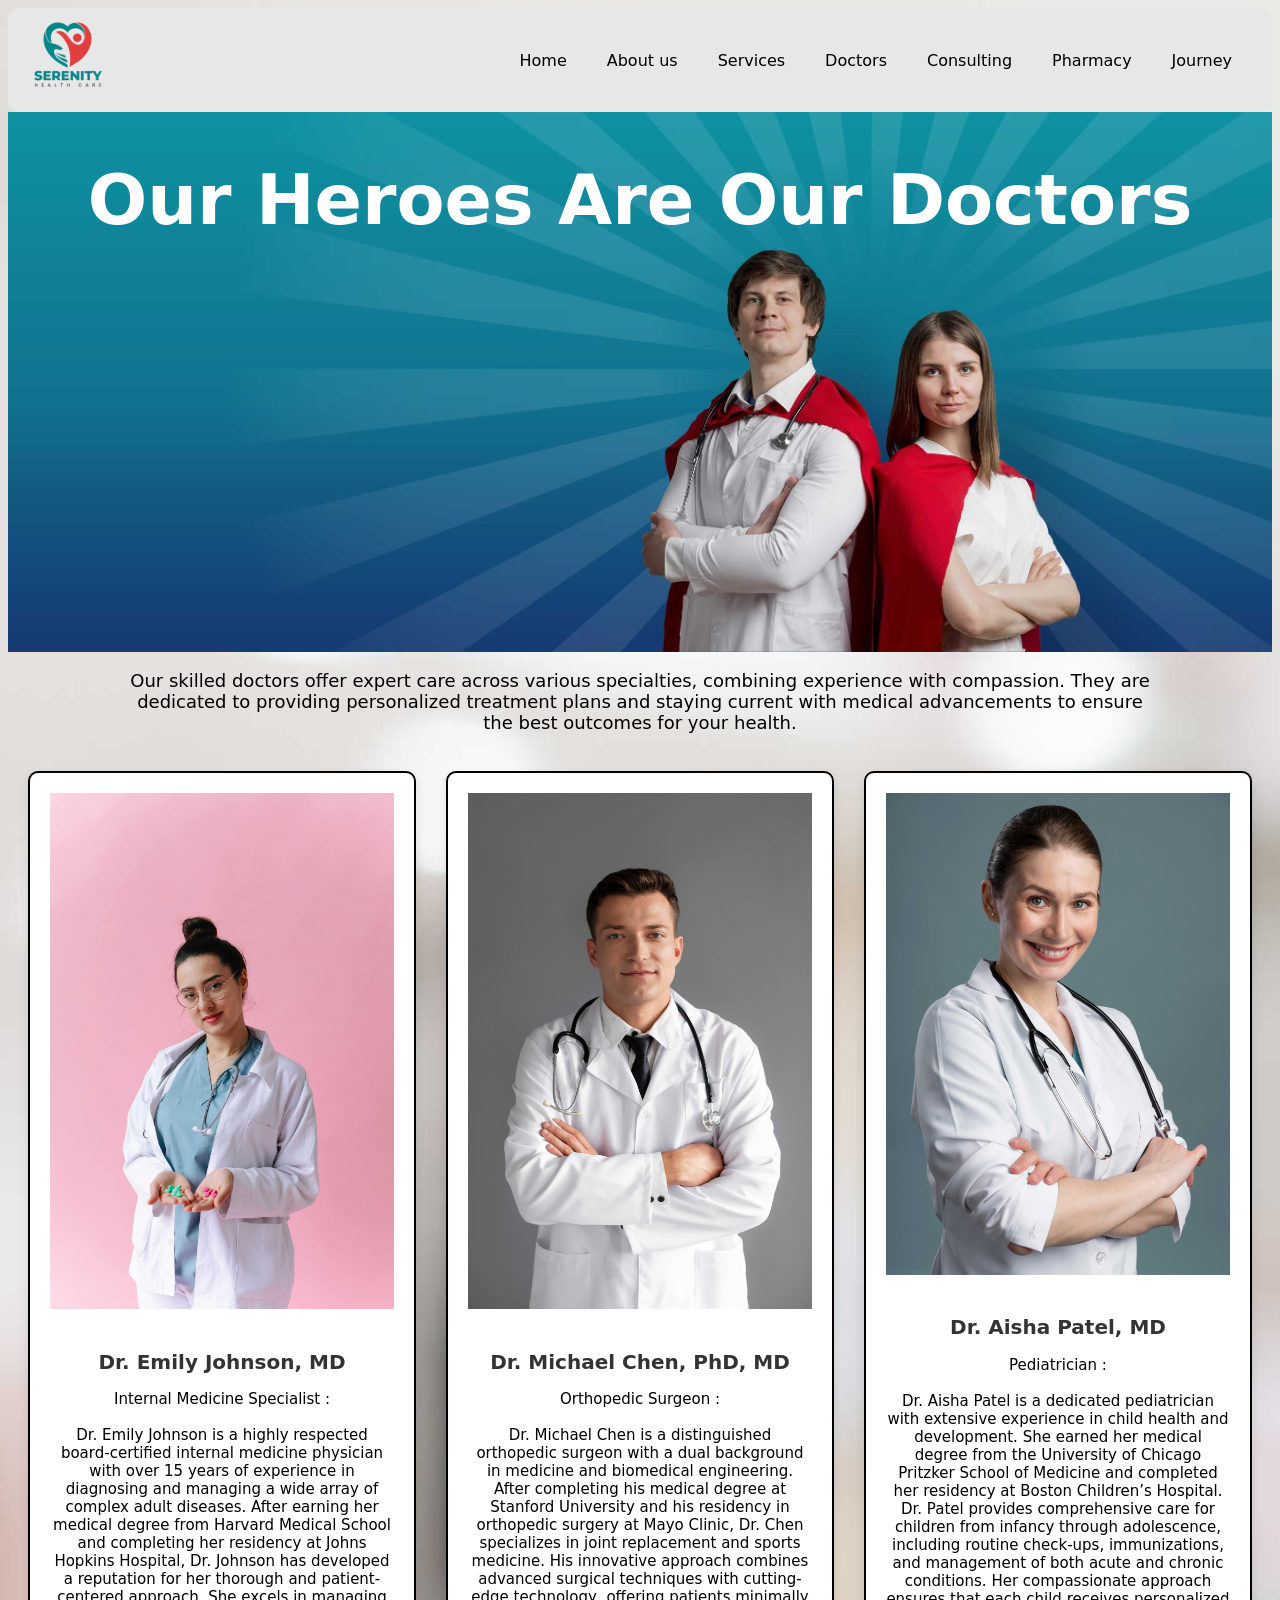
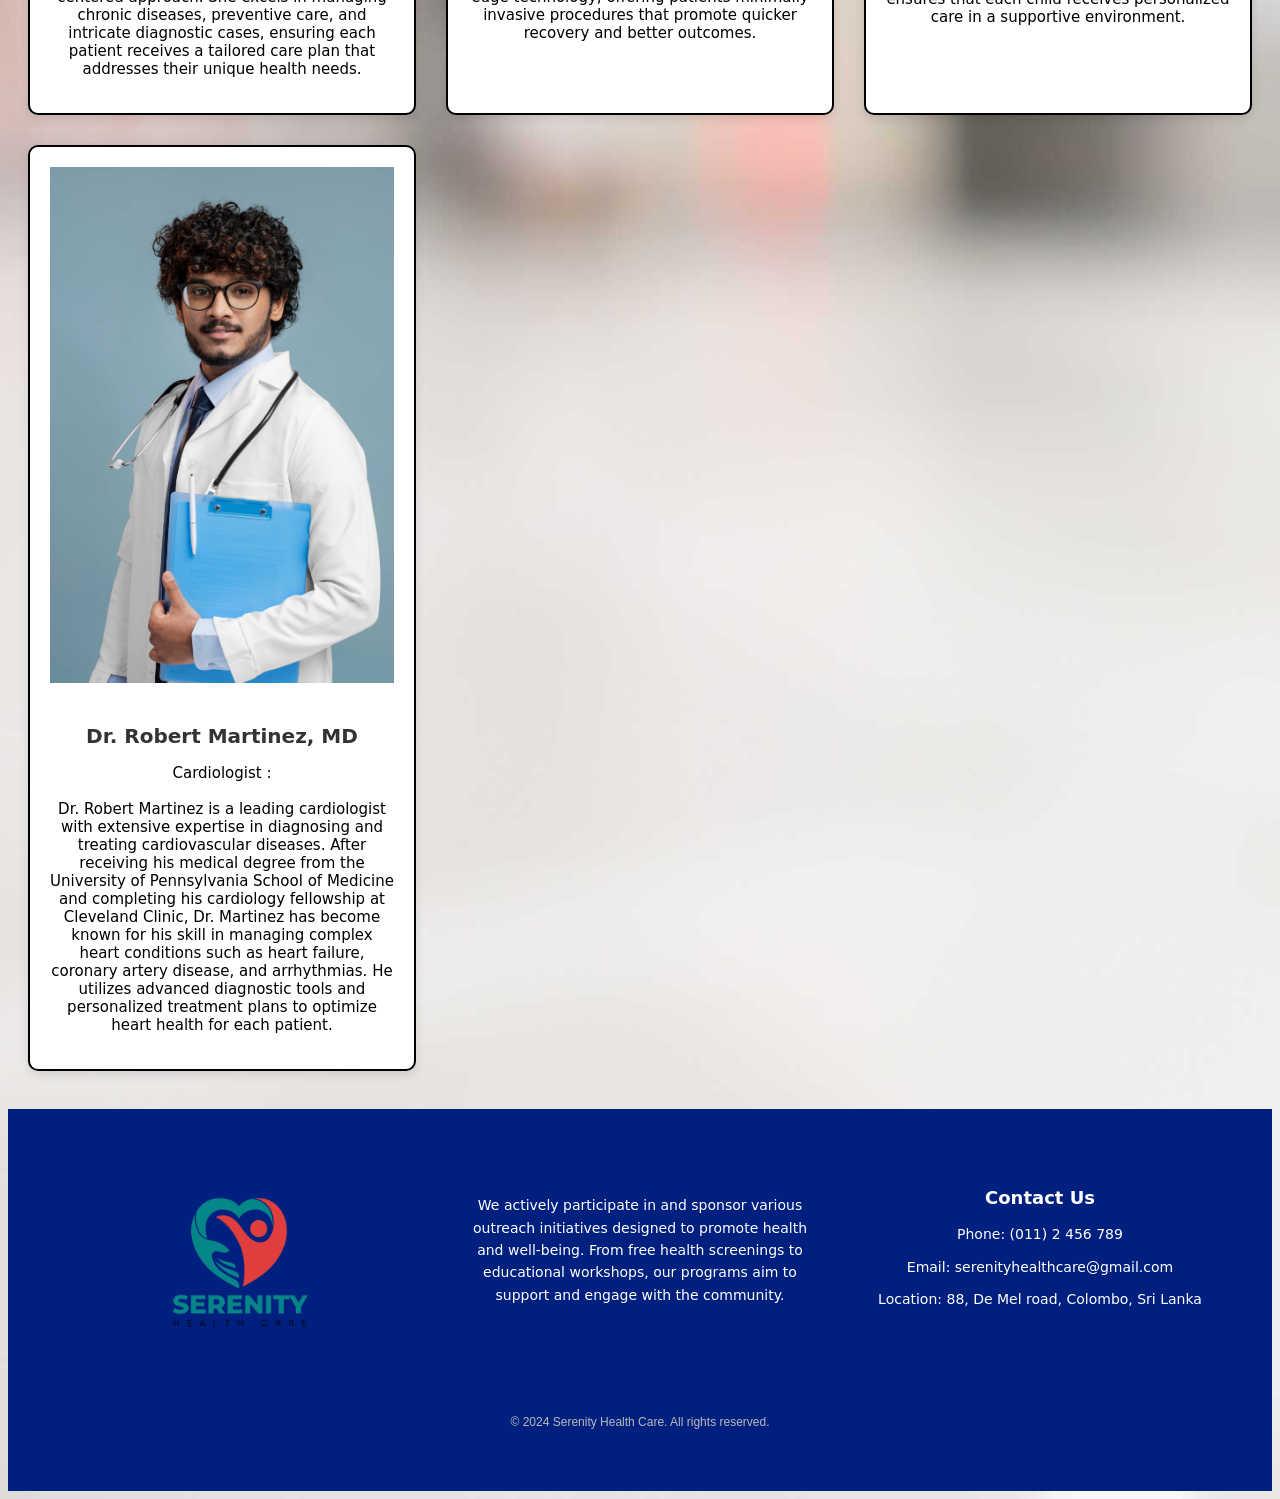
<file: doctors.html>
<!DOCTYPE html>
<html lang="en">
<head>
    <meta charset="UTF-8">
    <meta name="viewport" content="width=device-width, initial-scale=1.0">
    <link rel="stylesheet" href="styles/styles.css">
    <title>Serenity Health Care - Find a Doctor</title>
    <link rel="apple-touch-icon" sizes="180x180" href="favicon_package_v0.16/apple-touch-icon.png">
    <link rel="icon" type="image/png" sizes="32x32" href="favicon_package_v0.16/favicon-32x32.png">
    <link rel="icon" type="image/png" sizes="16x16" href="favicon_package_v0.16/favicon-16x16.png">
    <link rel="manifest" href="favicon_package_v0.16/site.webmanifest">
    <link rel="mask-icon" href="favicon_package_v0.16/safari-pinned-tab.svg" color="#5bbad5">
    <meta name="msapplication-TileColor" content="#da532c">
    <meta name="theme-color" content="#ffffff">
</head>
<body>
    <!-- Header section with logo and navigation menu -->
    <header>
        <!-- Logo with link to home page -->
        <a href="index.html"><img id="logo" src="images/logo.png" alt="logo"></a>
        <!-- Navigation menu -->
        <nav>
            <input type="checkbox" id="menu-toggle">
            <label for="menu-toggle" class="menu-icon">&#9776;</label>
            <ul class="menu">
                <li><a href="index.html">Home</a></li>
                <li><a href="aboutus.html">About us</a></li>
                <li><a href="services.html">Services</a></li>
                <li><a href="doctors.html">Doctors</a></li>
                <li><a href="consulting.html">Consulting</a></li>
                <li><a href="pharmacy.html">Pharmacy</a></li>
                <li><a href="journey.html">Journey</a></li>
            </ul>
        </nav>
    </header>

    <!-- Main content of the page -->
    <main class="mainsection">
        <!-- Dotor Page Header -->
        <div class="doctors">
            <h1>Our Heroes Are Our Doctors</h1><br>
        </div>
        <!-- Dotor Page Introduction Paragraph -->
        <p class="herop">Our skilled doctors offer expert care across various specialties, combining experience with compassion. They are dedicated to providing personalized treatment plans and staying current with medical advancements to ensure the best outcomes for your health.</p>
        
        <!-- Doctor Cards Grid -->
        <div class="doctor-grid">
            <!-- Doctor 1 -->
            <div class="doctor-box">
                <img src="images/d1.jpg" alt="Dr. Emily Johnson">
                <div>
                    <h2>Dr. Emily Johnson, MD</h2>
                    <p>Internal Medicine Specialist : <br><br> Dr. Emily Johnson is a highly respected board-certified internal medicine physician with over 15 years of experience in diagnosing and managing a wide array of complex adult diseases. After earning her medical degree from Harvard Medical School and completing her residency at Johns Hopkins Hospital, Dr. Johnson has developed a reputation for her thorough and patient-centered approach. She excels in managing chronic diseases, preventive care, and intricate diagnostic cases, ensuring each patient receives a tailored care plan that addresses their unique health needs.</p>
                </div>
            </div>
            <!-- Doctor 2 -->
            <div class="doctor-box">
                <img src="images/d2.jpg" alt="Dr. Michael Chen">
                <div>
                    <h2>Dr. Michael Chen, PhD, MD</h2>
                    <p>Orthopedic Surgeon : <br><br>Dr. Michael Chen is a distinguished orthopedic surgeon with a dual background in medicine and biomedical engineering. After completing his medical degree at Stanford University and his residency in orthopedic surgery at Mayo Clinic, Dr. Chen specializes in joint replacement and sports medicine. His innovative approach combines advanced surgical techniques with cutting-edge technology, offering patients minimally invasive procedures that promote quicker recovery and better outcomes.</p>
                </div>
            </div>
            <!-- Doctor 3 -->
            <div class="doctor-box">
                <img src="images/d3.jpg" alt="Dr. Aisha Patel">
                <div>
                    <h2>Dr. Aisha Patel, MD</h2>
                    <p>Pediatrician : <br><br> Dr. Aisha Patel is a dedicated pediatrician with extensive experience in child health and development. She earned her medical degree from the University of Chicago Pritzker School of Medicine and completed her residency at Boston Children’s Hospital. Dr. Patel provides comprehensive care for children from infancy through adolescence, including routine check-ups, immunizations, and management of both acute and chronic conditions. Her compassionate approach ensures that each child receives personalized care in a supportive environment.</p>
                </div>
            </div>
            <!-- Doctor 4 -->
            <div class="doctor-box">
                <img src="images/d4.jpg" alt="Dr. Robert Martinez">
                <div>
                    <h2>Dr. Robert Martinez, MD</h2>
                    <p>Cardiologist : <br><br> Dr. Robert Martinez is a leading cardiologist with extensive expertise in diagnosing and treating cardiovascular diseases. After receiving his medical degree from the University of Pennsylvania School of Medicine and completing his cardiology fellowship at Cleveland Clinic, Dr. Martinez has become known for his skill in managing complex heart conditions such as heart failure, coronary artery disease, and arrhythmias. He utilizes advanced diagnostic tools and personalized treatment plans to optimize heart health for each patient.</p>
                </div>
            </div>
        </div>
    </main><br>
    <!-- Footer Section -->
    <footer>
        <div class="footer">
            <!-- Footer Content Container -->
            <div class="footer-content">
                <!-- Logo with link to home page -->
                <div class="footer-section">
                    <a href="index.html"><img src="images/logo.png" alt="logo"></a>
                </div>
                <!-- Paragraph Section -->
                <div class="footer-section">
                    <p>We actively participate in and sponsor various outreach initiatives designed to promote health and well-being. From free health screenings to educational workshops, our programs aim to support and engage with the community.</p>
                </div>
                <!-- Contact Information Section -->
                <div class="footer-section">
                    <h3>Contact Us</h3>
                    <ul>
                        <li>Phone: (011) 2 456 789</li>
                        <li>Email: serenityhealthcare@gmail.com</li>
                        <li>Location: 88, De Mel road, Colombo, Sri Lanka</li>
                    </ul>
                </div>
            </div>
            <!-- Footer Copyright -->
            <div class="footer-copyright">
                <p>&copy; 2024 Serenity Health Care. All rights reserved.</p>
            </div>
        </div>
    </footer>
    <!-- End of Footer Section -->
</body>
</html>
</file>
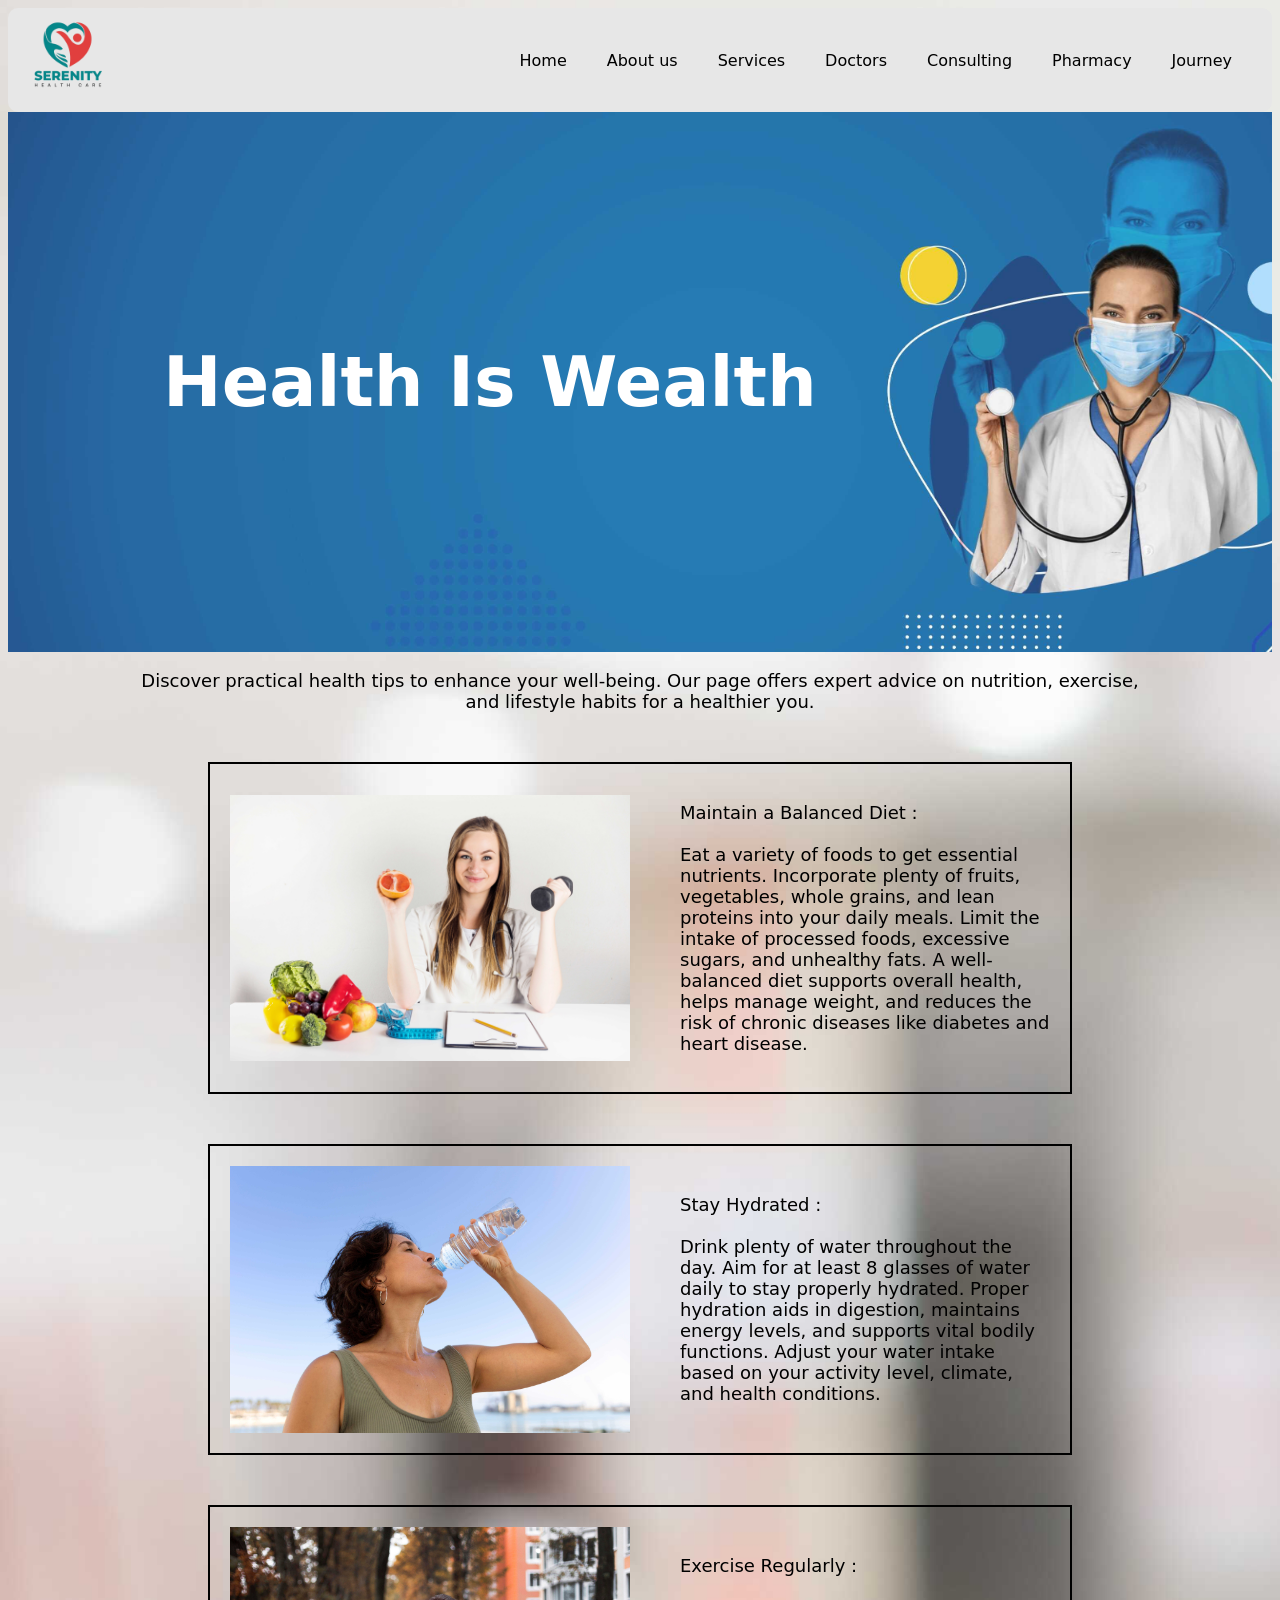
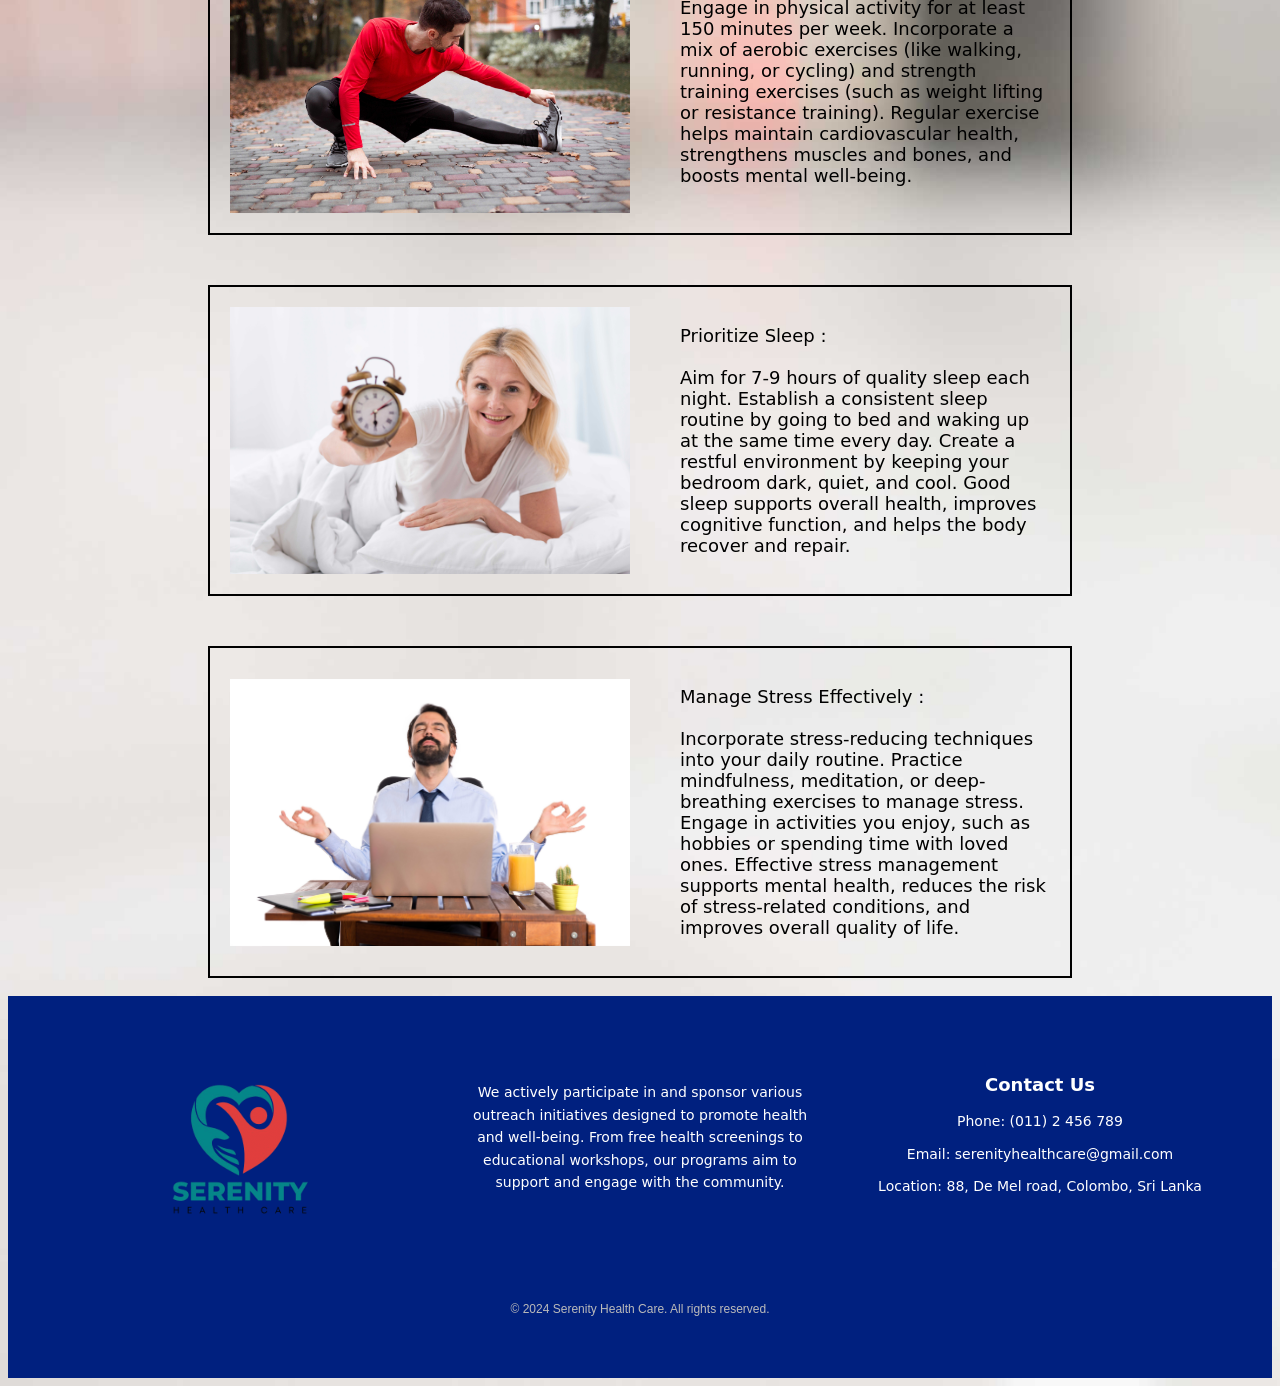
<file: journey.html>
<!DOCTYPE html>
<html lang="en">
<head>
    <meta charset="UTF-8">
    <meta name="viewport" content="width=device-width, initial-scale=1.0">
    <link rel="stylesheet" href="styles/styles.css">
    <title>Serenity Health Care - Journey</title>
    <link rel="apple-touch-icon" sizes="180x180" href="favicon_package_v0.16/apple-touch-icon.png">
    <link rel="icon" type="image/png" sizes="32x32" href="favicon_package_v0.16/favicon-32x32.png">
    <link rel="icon" type="image/png" sizes="16x16" href="favicon_package_v0.16/favicon-16x16.png">
    <link rel="manifest" href="favicon_package_v0.16/site.webmanifest">
    <link rel="mask-icon" href="favicon_package_v0.16/safari-pinned-tab.svg" color="#5bbad5">
    <meta name="msapplication-TileColor" content="#da532c">
    <meta name="theme-color" content="#ffffff">
</head>
<body>
    <!-- Header section with logo and navigation menu -->
    <header>
        <!-- Logo with link to home page -->
        <a href="index.html"><img id="logo" src="images/logo.png" alt="logo"></a>
        <!-- Navigation menu -->
        <nav>
            <input type="checkbox" id="menu-toggle">
            <label for="menu-toggle" class="menu-icon">&#9776;</label>
            <ul class="menu">
                <li><a href="index.html">Home</a></li>
                <li><a href="aboutus.html">About us</a></li>
                <li><a href="services.html">Services</a></li>
                <li><a href="doctors.html">Doctors</a></li>
                <li><a href="consulting.html">Consulting</a></li>
                <li><a href="pharmacy.html">Pharmacy</a></li>
                <li><a href="journey.html">Journey</a></li>
            </ul>
        </nav>
    </header>

    <!-- Main content of the page -->
    <main class="mainsection">
        <!-- Health Tips Section Title -->
        <div class="journey">
            <h1>Health Is Wealth</h1><br>
        </div>
        <!-- Health Tips Introduction Paragraph -->
        <p class="herop">Discover practical health tips to enhance your well-being. Our page offers expert advice on nutrition, exercise, and lifestyle habits for a healthier you.</p>
        <!-- Health Tips -->
        <div class="journey-box">
            <!-- Tip 1 -->
            <img src="images/health1.jpg" alt="">
            <p>Maintain a Balanced Diet : <br><br> Eat a variety of foods to get essential nutrients. Incorporate plenty of fruits, vegetables, whole grains, and lean proteins into your daily meals. Limit the intake of processed foods, excessive sugars, and unhealthy fats. A well-balanced diet supports overall health, helps manage weight, and reduces the risk of chronic diseases like diabetes and heart disease.</p>
        </div>
        <div class="journey-box">
            <!-- Tip 2 -->
            <img src="images/health2.jpg" alt="">
            <p>Stay Hydrated : <br><br> Drink plenty of water throughout the day. Aim for at least 8 glasses of water daily to stay properly hydrated. Proper hydration aids in digestion, maintains energy levels, and supports vital bodily functions. Adjust your water intake based on your activity level, climate, and health conditions.</p>
        </div>
        <div class="journey-box">
            <!-- Tip 3 -->
            <img src="images/health3.jpg" alt="">
            <p>Exercise Regularly : <br><br> Engage in physical activity for at least 150 minutes per week. Incorporate a mix of aerobic exercises (like walking, running, or cycling) and strength training exercises (such as weight lifting or resistance training). Regular exercise helps maintain cardiovascular health, strengthens muscles and bones, and boosts mental well-being.</p>
        </div>
        <div class="journey-box">
            <!-- Tip 4 -->
            <img src="images/health4.jpg" alt="">
            <p>Prioritize Sleep : <br><br> Aim for 7-9 hours of quality sleep each night. Establish a consistent sleep routine by going to bed and waking up at the same time every day. Create a restful environment by keeping your bedroom dark, quiet, and cool. Good sleep supports overall health, improves cognitive function, and helps the body recover and repair.</p>
        </div>
        <div class="journey-box">
            <!-- Tip 5 -->
            <img src="images/health5.jpg" alt="">
            <p>Manage Stress Effectively : <br><br> Incorporate stress-reducing techniques into your daily routine. Practice mindfulness, meditation, or deep-breathing exercises to manage stress. Engage in activities you enjoy, such as hobbies or spending time with loved ones. Effective stress management supports mental health, reduces the risk of stress-related conditions, and improves overall quality of life.</p>
        </div>
    </main><br>
    <!-- Footer Section -->
    <footer>
        <div class="footer">
            <!-- Footer Content Container -->
            <div class="footer-content">
                <!-- Logo with link to home page -->
                <div class="footer-section">
                    <a href="index.html"><img src="images/logo.png" alt="logo"></a>
                </div>
                <!-- Paragraph Section -->
                <div class="footer-section">
                    <p>We actively participate in and sponsor various outreach initiatives designed to promote health and well-being. From free health screenings to educational workshops, our programs aim to support and engage with the community.</p>
                </div>
                <!-- Contact Information Section -->
                <div class="footer-section">
                    <h3>Contact Us</h3>
                    <ul>
                        <li>Phone: (011) 2 456 789</li>
                        <li>Email: serenityhealthcare@gmail.com</li>
                        <li>Location: 88, De Mel road, Colombo, Sri Lanka</li>
                    </ul>
                </div>
            </div>
            <!-- Footer Copyright -->
            <div class="footer-copyright">
                <p>&copy; 2024 Serenity Health Care. All rights reserved.</p>
            </div>
        </div>
    </footer>
    <!-- End of Footer Section -->
</body>
</html>
</file>
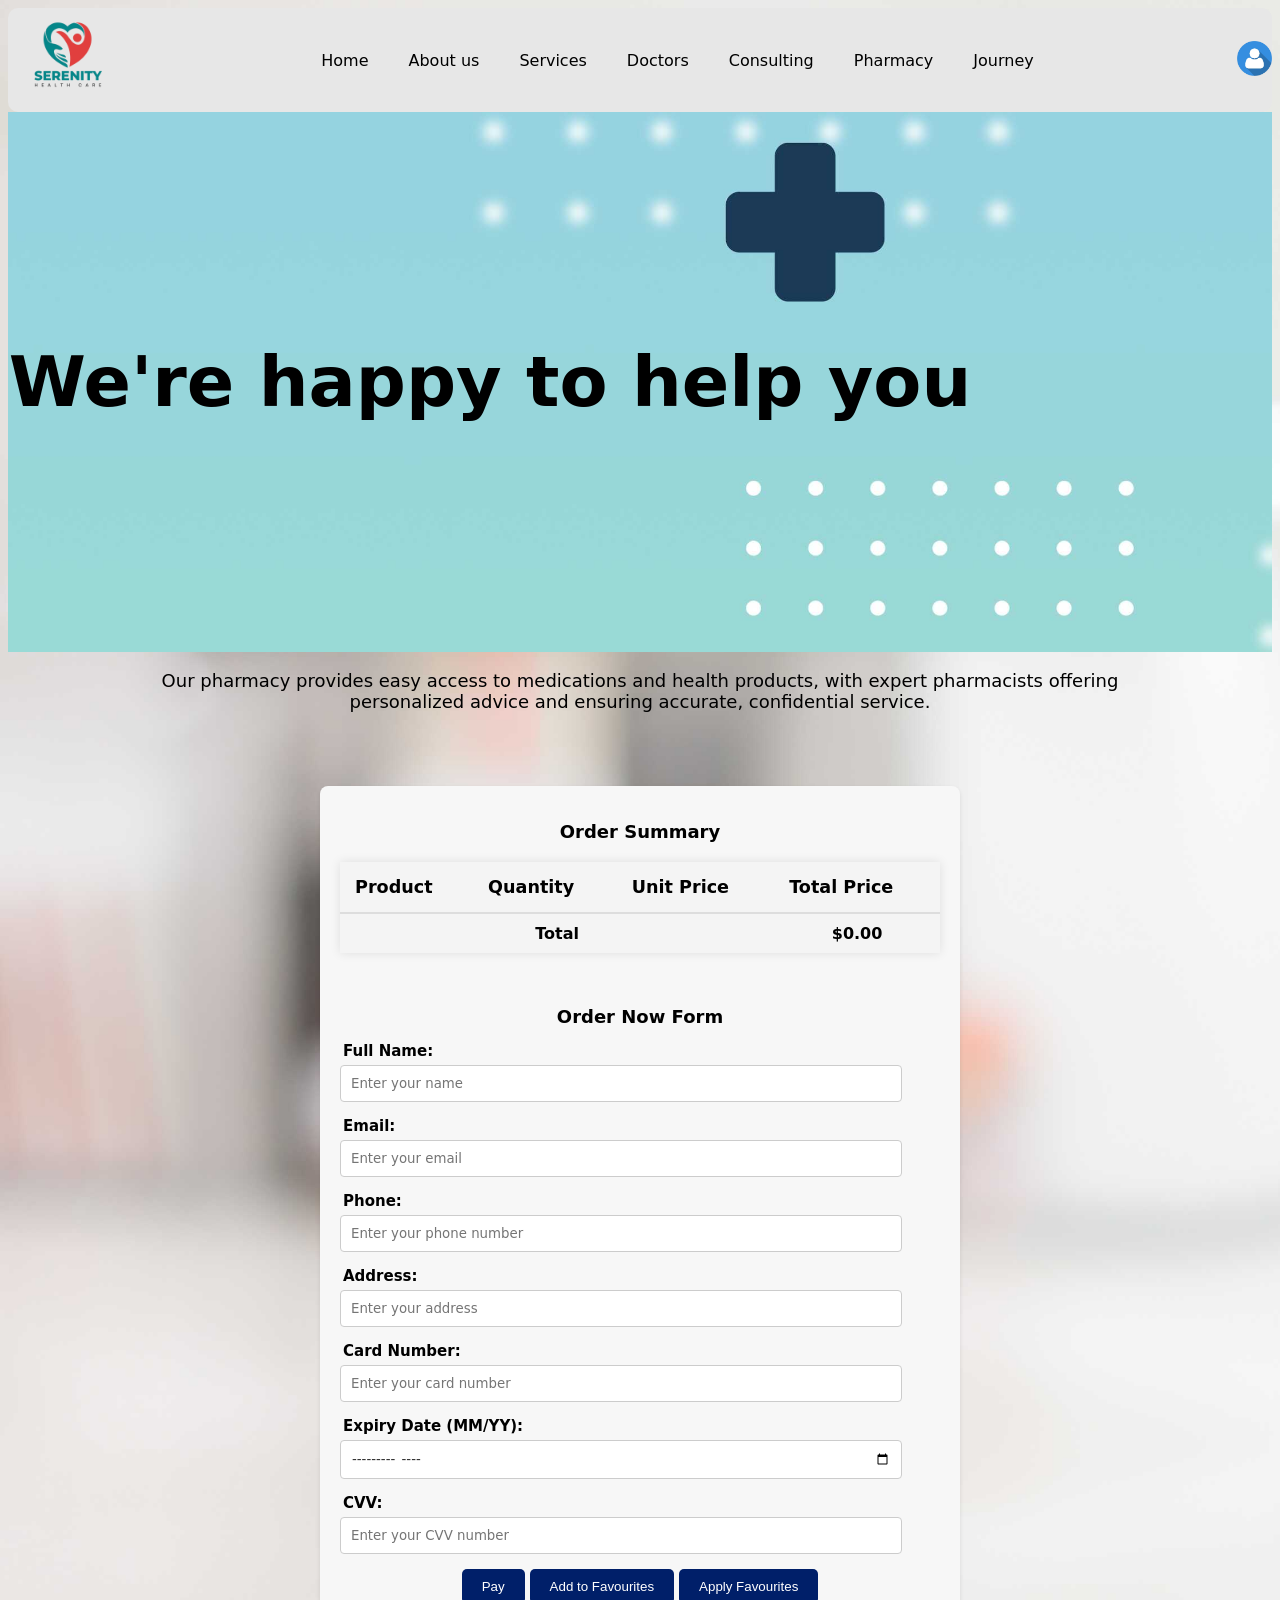
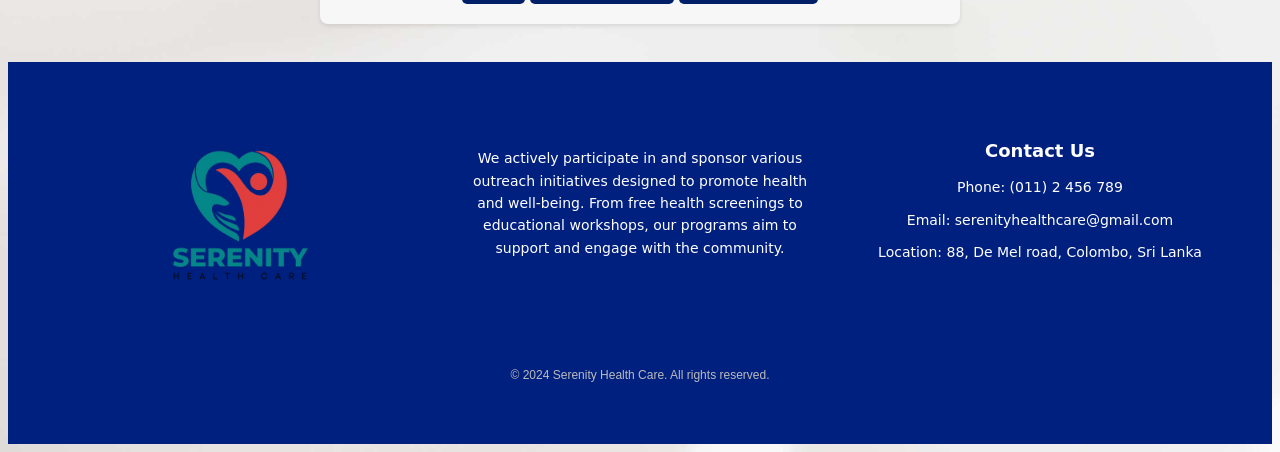
<file: order.html>
<!DOCTYPE html>
<html lang="en">
<head>
    <meta charset="UTF-8">
    <meta name="viewport" content="width=device-width, initial-scale=1.0">
    <link rel="stylesheet" href="styles/styles.css">
    <title>Serenity Health Care - Order</title>
    <link rel="apple-touch-icon" sizes="180x180" href="favicon_package_v0.16/apple-touch-icon.png">
    <link rel="icon" type="image/png" sizes="32x32" href="favicon_package_v0.16/favicon-32x32.png">
    <link rel="icon" type="image/png" sizes="16x16" href="favicon_package_v0.16/favicon-16x16.png">
    <link rel="manifest" href="favicon_package_v0.16/site.webmanifest">
    <link rel="mask-icon" href="favicon_package_v0.16/safari-pinned-tab.svg" color="#5bbad5">
    <meta name="msapplication-TileColor" content="#da532c">
    <meta name="theme-color" content="#ffffff">
</head>
<body>
    <!-- Header section with logo and navigation menu -->
    <header>
        <a href="index.html"><img id="logo" src="images/logo.png" alt="logo"></a>
        <nav>
            <input type="checkbox" id="menu-toggle">
            <label for="menu-toggle" class="menu-icon">&#9776;</label>
            <ul class="menu">
                <li><a href="index.html">Home</a></li>
                <li><a href="aboutus.html">About us</a></li>
                <li><a href="services.html">Services</a></li>
                <li><a href="doctors.html">Doctors</a></li>
                <li><a href="consulting.html">Consulting</a></li>
                <li><a href="pharmacy.html">Pharmacy</a></li>
                <li><a href="journey.html">Journey</a></li>
            </ul>
        </nav>
        <div>
            <a href="registration.html">
                <img src="images/person.png" width="35" height="35" alt="Register"/>
            </a>
        </div>
    </header>

    <main class="mainsection">
        <!-- Order Page header -->
        <div class="pharmacy">
            <h1>We're happy to help you</h1><br>
        </div>
        <!-- Order Page Introduction Paragraph -->
        <p class="herop">Our pharmacy provides easy access to medications and health products, with expert pharmacists offering personalized advice and ensuring accurate, confidential service.</p>
        <br><br>
        <!-- Order Form Section -->
        
        <section class="form" id="register">
            <div class="container">
                <div>
                    <h2 class="tableh2">Order Summary</h2>
                    <table>
                        <thead>
                            <tr>
                                <th>Product</th>
                                <th>Quantity</th>
                                <th>Unit Price</th>
                                <th>Total Price</th>
                            </tr>
                        </thead>
                        <tbody id="orderSummary"></tbody>
                        <tfoot>
                            <tr>
                                <td colspan="3">Total</td>
                                <td id="orderTotal">0</td>
                            </tr>
                        </tfoot>
                    </table>
                </div>
            </div><br>
            <h2>Order Now Form</h2>
            <form id="orderForm" onsubmit="return handleOrder()">
                <!-- Personal Details -->
                <div class="input">
                    <label for="name">Full Name:</label>
                    <input type="text" id="name" name="name" placeholder="Enter your name" required>
                </div>
                <div class="input">
                    <label for="email">Email:</label>
                    <input type="email" id="email" name="email" placeholder="Enter your email" required>
                </div>
                <div class="input">
                    <label for="phone">Phone:</label>
                    <input type="tel" id="phone" name="phone" placeholder="Enter your phone number" required>
                </div>
                <div class="input">
                    <label for="address">Address:</label>
                    <input type="text" id="address" name="address" placeholder="Enter your address" required>
                </div>
                <!-- Payment Information -->
                <div class="input">
                    <label for="cardNumber">Card Number:</label>
                    <input type="number" id="cardNumber" name="cardNumber" placeholder="Enter your card number" required>
                </div>
                <div class="input">
                    <label for="expiryDate">Expiry Date (MM/YY):</label>
                    <input type="month" id="expiryDate" name="expiryDate" required>
                </div>
                <div class="input">
                    <label for="cvv">CVV:</label>
                    <input type="number" id="cvv" name="cvv" placeholder="Enter your CVV number" required>
                </div>

                <!-- Action Buttons -->
                 <div class="btncontainer">
                    <button type="submit">Pay</button>
                    <button type="button" onclick="saveAsFavourite()">Add to Favourites</button>
                    <button type="button" onclick="applyFavourites()">Apply Favourites</button>
                 </div>
            </form>
        </section>

        <!-- Order Confirmation Message Box -->
        <div id="messageBox" class="message-box" style="display:none;">
            <section id="confirmation">
                <h1>Order Confirmation</h1>
                <p>Thank you for your order! Your transaction was successful.</p>
                <p>Your estimated delivery date is: <span id="deliveryDate"></span></p>
                <button onclick="closeMessage()">Close</button>
            </section>
        </div>
        <script src="styles/script.js"></script>        
    </main><br>

    <!-- Footer Section -->
    <footer>
        <div class="footer">
            <!-- Footer Content Container -->
            <div class="footer-content">
                <!-- Logo with link to home page -->
                <div class="footer-section">
                    <a href="index.html"><img src="images/logo.png" alt="logo"></a>
                </div>
                <!-- Paragraph Section -->
                <div class="footer-section">
                    <p>We actively participate in and sponsor various outreach initiatives designed to promote health and well-being. From free health screenings to educational workshops, our programs aim to support and engage with the community.</p>
                </div>
                <!-- Contact Information Section -->
                <div class="footer-section">
                    <h3>Contact Us</h3>
                    <ul>
                        <li>Phone: (011) 2 456 789</li>
                        <li>Email: serenityhealthcare@gmail.com</li>
                        <li>Location: 88, De Mel road, Colombo, Sri Lanka</li>
                    </ul>
                </div>
            </div>
            <!-- Footer Copyright -->
            <div class="footer-copyright">
                <p>&copy; 2024 Serenity Health Care. All rights reserved.</p>
            </div>
        </div>
    </footer>
    <!-- End of Footer Section -->
</body>
</html>
</file>
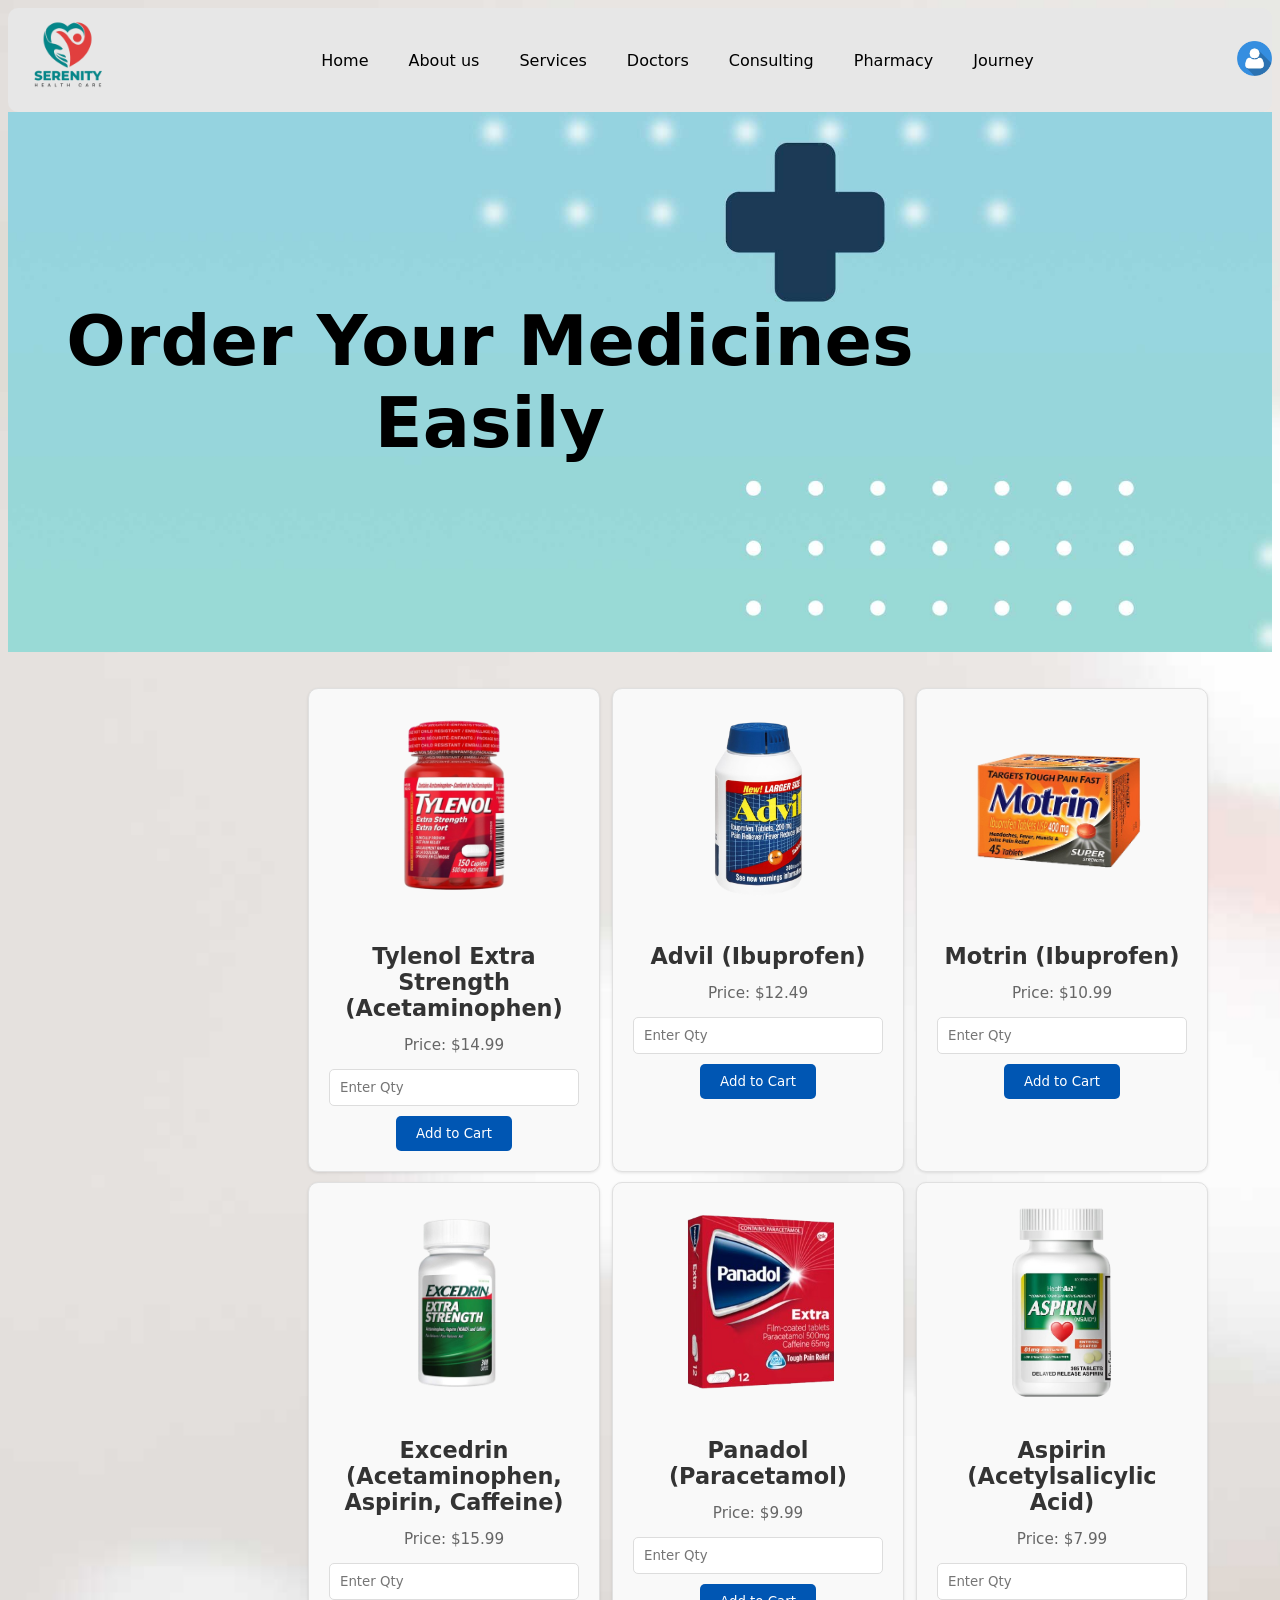
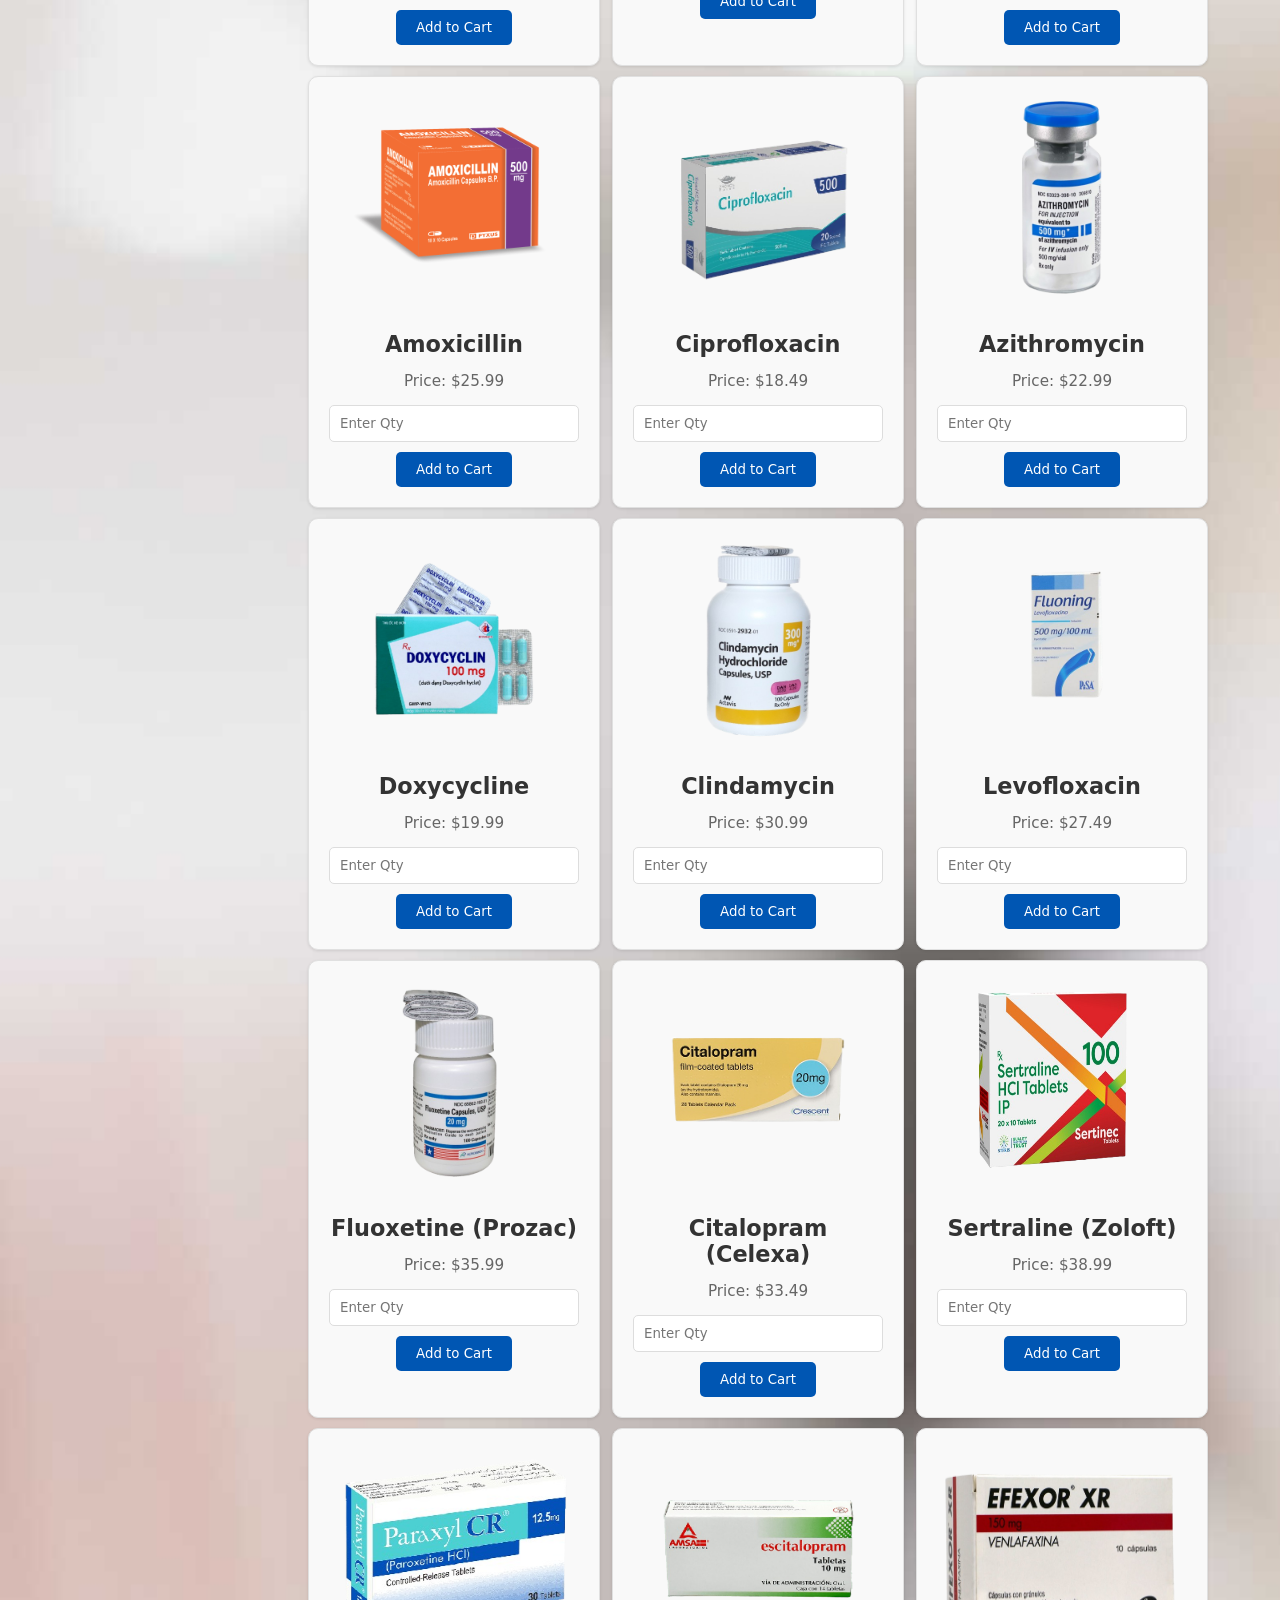
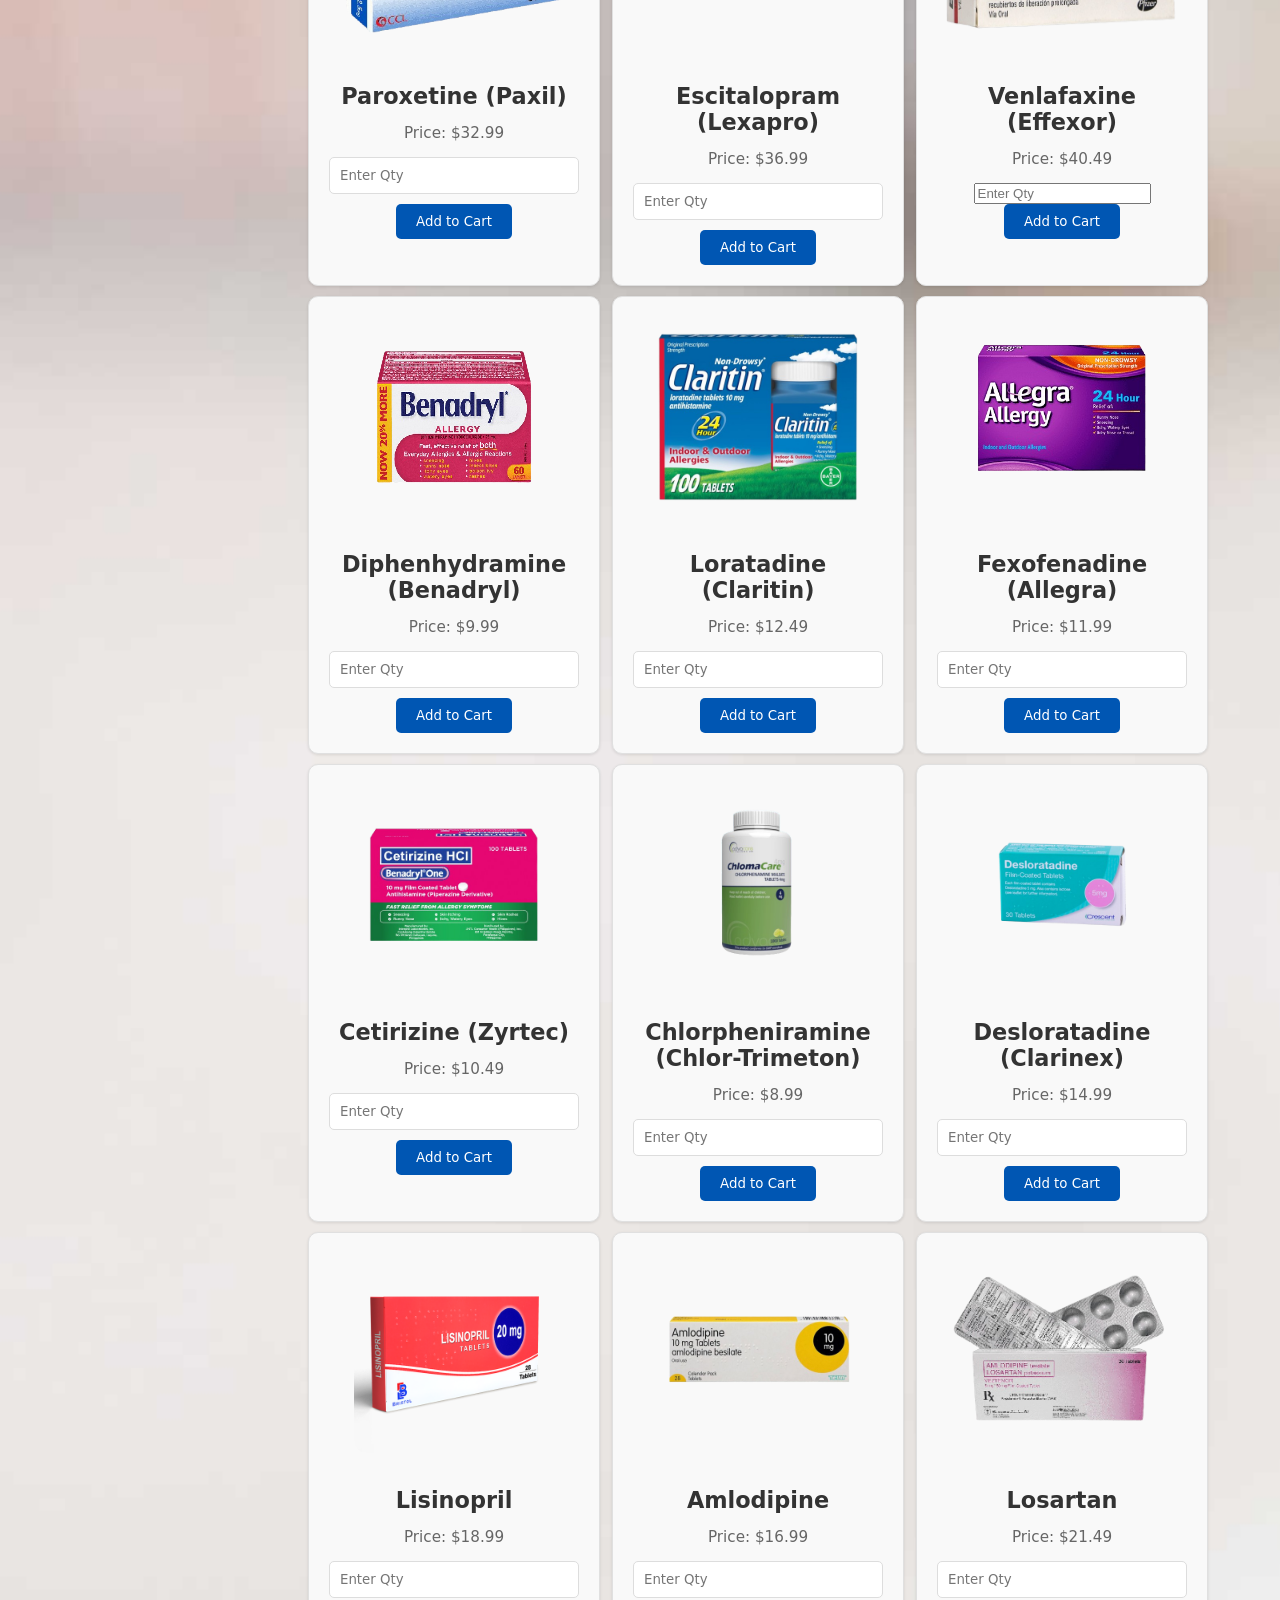
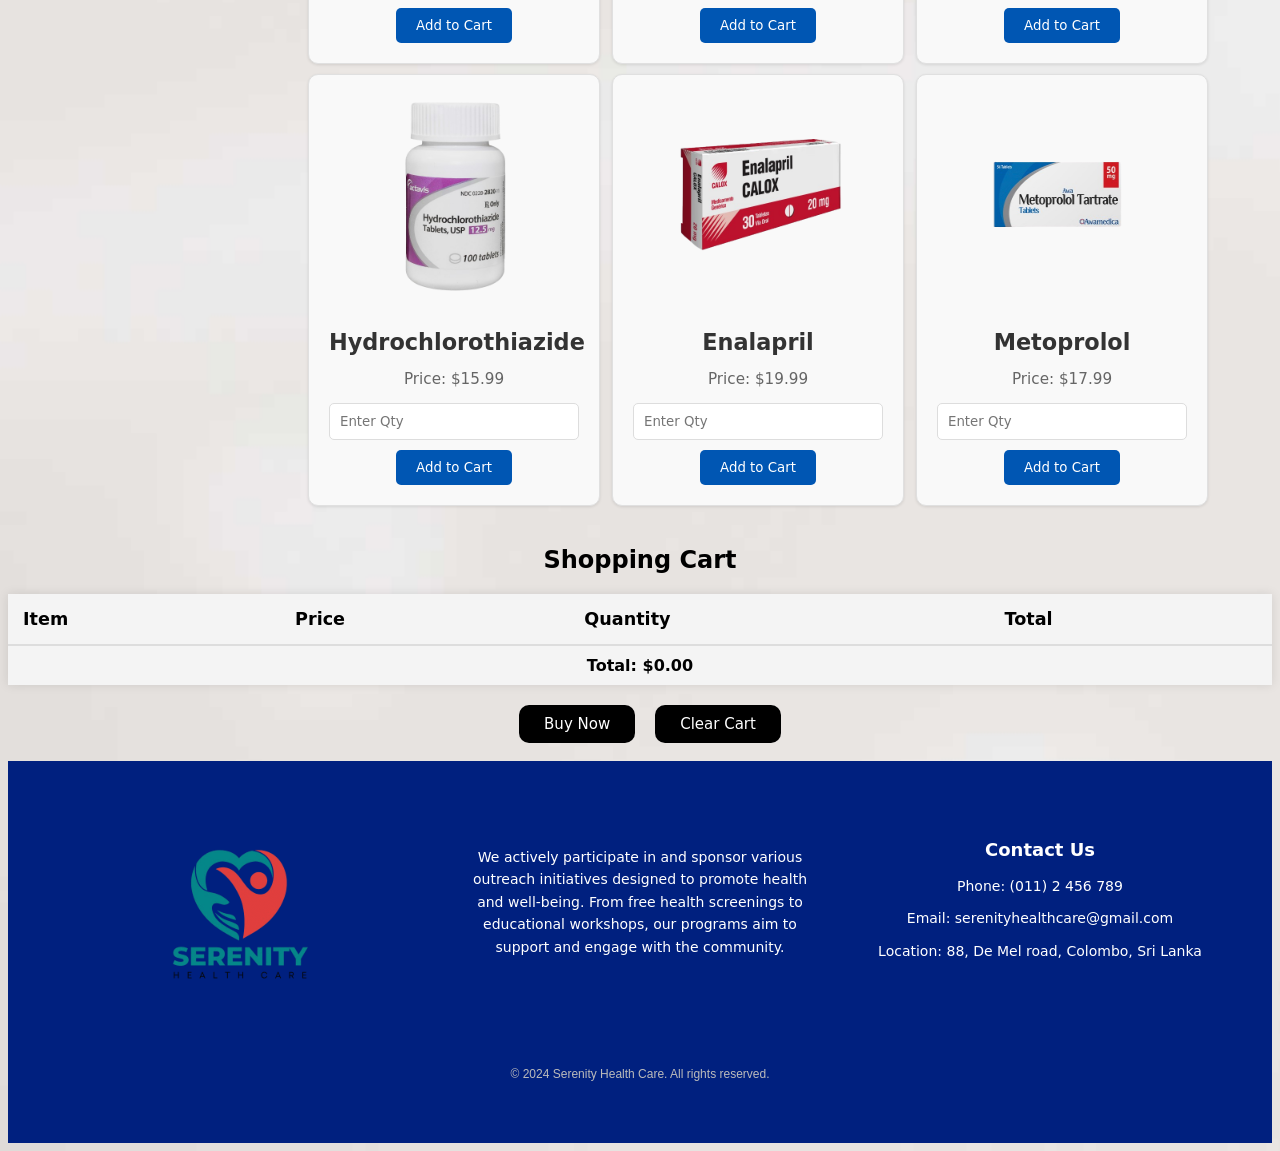
<file: pharmacy.html>
<!DOCTYPE html>
<html lang="en">
<head>
    <meta charset="UTF-8">
    <meta name="viewport" content="width=device-width, initial-scale=1.0">
    <link rel="stylesheet" href="styles/styles.css">
    <title>Serenity Health Care - Pharmacy</title>
    <link rel="apple-touch-icon" sizes="180x180" href="favicon_package_v0.16/apple-touch-icon.png">
    <link rel="icon" type="image/png" sizes="32x32" href="favicon_package_v0.16/favicon-32x32.png">
    <link rel="icon" type="image/png" sizes="16x16" href="favicon_package_v0.16/favicon-16x16.png">
    <link rel="manifest" href="favicon_package_v0.16/site.webmanifest">
    <link rel="mask-icon" href="favicon_package_v0.16/safari-pinned-tab.svg" color="#5bbad5">
    <meta name="msapplication-TileColor" content="#da532c">
    <meta name="theme-color" content="#ffffff">
</head>
<body>
    <!-- Header section with logo and navigation menu -->
    <header>
        <!-- Logo with link to home page -->
        <a href="index.html"><img id="logo" src="images/logo.png" alt="logo"></a>
        <!-- Navigation menu -->
        <nav>
            <input type="checkbox" id="menu-toggle">
            <label for="menu-toggle" class="menu-icon">&#9776;</label>
            <ul class="menu">
                <li><a href="index.html">Home</a></li>
                <li><a href="aboutus.html">About us</a></li>
                <li><a href="services.html">Services</a></li>
                <li><a href="doctors.html">Doctors</a></li>
                <li><a href="consulting.html">Consulting</a></li>
                <li><a href="pharmacy.html">Pharmacy</a></li>
                <li><a href="journey.html">Journey</a></li>
            </ul>
        </nav>
        <div>
            <a href="registration.html">
                <img src="images/person.png" width="35" height="35" alt="Register"/>
            </a>
        </div>
    </header>
    <!-- Main content of the page -->
    <main class="mainsection">
        <!-- Pharmacy Section Heading -->
        <div class="pharmacy">
            <h1>Order Your Medicines Easily</h1><br>
        </div><br><br>
        <section>
        <!-- Pharmacy Products Grid -->
        <div class="pharmacygrid">
            <!-- Analgesics Products -->
            <div class="pharmacygrid-box">
                <img src="images/analgesic1.png" alt="Tylenol Extra Strength">
                <h3>Tylenol Extra Strength (Acetaminophen)</h3>
                <p>Price: $14.99</p>
                <div class="enterqty"><input type="number" id="Tylenol Extra Strength (Acetaminophen)" placeholder="Enter Qty" min="0"></div>
                <button class="add-to-cart" data-product="Tylenol Extra Strength (Acetaminophen)" data-price="14.99">Add to Cart</button>
            </div>
            <div class="pharmacygrid-box">
                <img src="images/analgesic2.png" alt="Advil">
                <h3>Advil (Ibuprofen)</h3>
                <p>Price: $12.49</p>
                <div class="enterqty"><input type="number" id="Advil (Ibuprofen)" placeholder="Enter Qty" min="0"></div>
                <button class="add-to-cart" data-product="Advil (Ibuprofen)" data-price="12.49">Add to Cart</button>
            </div>
            <div class="pharmacygrid-box">
                <img src="images/analgesic3.png" alt="Motrin">
                <h3>Motrin (Ibuprofen)</h3>
                <p>Price: $10.99</p>
                <div class="enterqty"><input type="number" id="Motrin (Ibuprofen)" placeholder="Enter Qty" min="0"></div>
                <button class="add-to-cart" data-product="Motrin (Ibuprofen)" data-price="10.99">Add to Cart</button>
            </div>
            <div class="pharmacygrid-box">
                <img src="images/analgesic4.png" alt="Excedrin">
                <h3>Excedrin (Acetaminophen, Aspirin, Caffeine)</h3>
                <p>Price: $15.99</p>
                <div class="enterqty"><input type="number" id="Excedrin (Acetaminophen, Aspirin, Caffeine)" placeholder="Enter Qty" min="0"></div>
                <button class="add-to-cart" data-product="Excedrin (Acetaminophen, Aspirin, Caffeine)" data-price="15.99">Add to Cart</button>
            </div>
            <div class="pharmacygrid-box">
                <img src="images/analgesic5.png" alt="Panadol">
                <h3>Panadol (Paracetamol)</h3>
                <p>Price: $9.99</p>
                <div class="enterqty"><input type="number" id="Panadol (Paracetamol)" placeholder="Enter Qty" min="0"></div>
                <button class="add-to-cart" data-product="Panadol (Paracetamol)" data-price="9.99" >Add to Cart</button>
            </div>
            <div class="pharmacygrid-box">
                <img src="images/analgesic6.png" alt="Aspirin">
                <h3>Aspirin (Acetylsalicylic Acid)</h3>
                <p>Price: $7.99</p>
                <div class="enterqty"><input type="number" id="Aspirin (Acetylsalicylic Acid)" placeholder="Enter Qty" min="0"></div>
                <button class="add-to-cart" data-product="Aspirin (Acetylsalicylic Acid)" data-price="7.99">Add to Cart</button>
            </div>

            <!-- Antibiotics Products -->
            <div class="pharmacygrid-box">
                <img src="images/antibiotic1.png" alt="Amoxicillin">
                <h3>Amoxicillin</h3>
                <p>Price: $25.99</p>
                <div class="enterqty"><input type="number" id="Amoxicillin" placeholder="Enter Qty" min="0"></div>
                <button class="add-to-cart" data-product="Amoxicillin" data-price="25.99">Add to Cart</button>
            </div>
            <div class="pharmacygrid-box">
                <img src="images/antibiotic2.png" alt="Ciprofloxacin">
                <h3>Ciprofloxacin</h3>
                <p>Price: $18.49</p>
                <div class="enterqty"><input type="number" id="Ciprofloxacin" placeholder="Enter Qty" min="0"></div>
                <button class="add-to-cart" data-product="Ciprofloxacin" data-price="18.49">Add to Cart</button>
            </div>
            <div class="pharmacygrid-box">
                <img src="images/antibiotic3.png" alt="Azithromycin">
                <h3>Azithromycin</h3>
                <p>Price: $22.99</p>
                <div class="enterqty"><input type="number" id="Azithromycin" placeholder="Enter Qty" min="0"></div>
                <button class="add-to-cart" data-product="Azithromycin" data-price="22.99">Add to Cart</button>
            </div>
            <div class="pharmacygrid-box">
                <img src="images/antibiotic4.png" alt="Doxycycline">
                <h3>Doxycycline</h3>
                <p>Price: $19.99</p>
                <div class="enterqty"><input type="number" id="Doxycycline" placeholder="Enter Qty" min="0"></div>
                <button class="add-to-cart" data-product="Doxycycline" data-price="19.99">Add to Cart</button>
            </div>
            <div class="pharmacygrid-box">
                <img src="images/antibiotic5.png" alt="Clindamycin">
                <h3>Clindamycin</h3>
                <p>Price: $30.99</p>
                <div class="enterqty"><input type="number" id="Clindamycin" placeholder="Enter Qty" min="0"></div>
                <button class="add-to-cart" data-product="Clindamycin" data-price="30.99">Add to Cart</button>
            </div>
            <div class="pharmacygrid-box">
                <img src="images/antibiotic6.png" alt="Levofloxacin">
                <h3>Levofloxacin</h3>
                <p>Price: $27.49</p>
                <div class="enterqty"><input type="number" id="Levofloxacin" placeholder="Enter Qty" min="0"></div>
                <button class="add-to-cart" data-product="Levofloxacin" data-price="27.49">Add to Cart</button>
            </div>

            <!-- Antidepressants Products -->
            <div class="pharmacygrid-box">
                <img src="images/antidepressant1.png" alt="Fluoxetine">
                <h3>Fluoxetine (Prozac)</h3>
                <p>Price: $35.99</p>
                <div class="enterqty"><input type="number" id="Fluoxetine (Prozac)" placeholder="Enter Qty" min="0"></div>
                <button class="add-to-cart" data-product="Fluoxetine (Prozac)" data-price="35.99">Add to Cart</button>
            </div>
            <div class="pharmacygrid-box">
                <img src="images/antidepressant2.png" alt="Citalopram">
                <h3>Citalopram (Celexa)</h3>
                <p>Price: $33.49</p>
                <div class="enterqty"><input type="number" id="Citalopram (Celexa)" placeholder="Enter Qty" min="0"></div>
                <button class="add-to-cart" data-product="Citalopram (Celexa)" data-price="33.49">Add to Cart</button>
            </div>
            <div class="pharmacygrid-box">
                <img src="images/antidepressant3.png" alt="Sertraline">
                <h3>Sertraline (Zoloft)</h3>
                <p>Price: $38.99</p>
                <div class="enterqty"><input type="number" id="Sertraline (Zoloft)" placeholder="Enter Qty" min="0"></div>
                <button class="add-to-cart" data-product="Sertraline (Zoloft)" data-price="38.99">Add to Cart</button>
            </div>
            <div class="pharmacygrid-box">
                <img src="images/antidepressant4.png" alt="Paroxetine">
                <h3>Paroxetine (Paxil)</h3>
                <p>Price: $32.99</p>
                <div class="enterqty"><input type="number" id="Paroxetine (Paxil)" placeholder="Enter Qty" min="0"></div>
                <button class="add-to-cart" data-product="Paroxetine (Paxil)" data-price="32.99">Add to Cart</button>
            </div>
            <div class="pharmacygrid-box">
                <img src="images/antidepressant5.png" alt="Escitalopram">
                <h3>Escitalopram (Lexapro)</h3>
                <p>Price: $36.99</p>
                <div class="enterqty"><input type="number" id="Escitalopram (Lexapro)" placeholder="Enter Qty" min="0"></div>
                <button class="add-to-cart" data-product="Escitalopram (Lexapro)" data-price="36.99">Add to Cart</button>
            </div>
            <div class="pharmacygrid-box">
                <img src="images/antidepressant6.png" alt="Venlafaxine">
                <h3>Venlafaxine (Effexor)</h3>
                <p>Price: $40.49</p>
                <input type="number" id="apple" placeholder="Enter Qty" min="0">
                <button class="add-to-cart" data-product="Apple" data-price="40.49">Add to Cart</button>
            </div>

            <!-- Antihistamines Products -->
            <div class="pharmacygrid-box">
                <img src="images/antihistamine1.png" alt="Diphenhydramine">
                <h3>Diphenhydramine (Benadryl)</h3>
                <p>Price: $9.99</p>
                <div class="enterqty"><input type="number" id="Diphenhydramine (Benadryl)" placeholder="Enter Qty" min="0"></div>
                <button class="add-to-cart" data-product="Diphenhydramine (Benadryl)" data-price="9.99">Add to Cart</button>
            </div>
            <div class="pharmacygrid-box">
                <img src="images/antihistamine2.png" alt="Loratadine">
                <h3>Loratadine (Claritin)</h3>
                <p>Price: $12.49</p>
                <div class="enterqty"><input type="number" id="Loratadine (Claritin)" placeholder="Enter Qty" min="0"></div>
                <button class="add-to-cart" data-product="Loratadine (Claritin)" data-price="12.49">Add to Cart</button>
            </div>
            <div class="pharmacygrid-box">
                <img src="images/antihistamine3.png" alt="Fexofenadine">
                <h3>Fexofenadine (Allegra)</h3>
                <p>Price: $11.99</p>
                <div class="enterqty"><input type="number" id="Fexofenadine (Allegra)" placeholder="Enter Qty" min="0"></div>
                <button class="add-to-cart" data-product="Fexofenadine (Allegra)" data-price="11.99">Add to Cart</button>
            </div>
            <div class="pharmacygrid-box">
                <img src="images/antihistamine4.png" alt="Cetirizine">
                <h3>Cetirizine (Zyrtec)</h3>
                <p>Price: $10.49</p>
                <div class="enterqty"><input type="number" id="Cetirizine (Zyrtec)" placeholder="Enter Qty" min="0"></div>
                <button class="add-to-cart" data-product="Cetirizine (Zyrtec)" data-price="10.49">Add to Cart</button>
            </div>
            <div class="pharmacygrid-box">
                <img src="images/antihistamine5.png" alt="Chlorpheniramine">
                <h3>Chlorpheniramine (Chlor-Trimeton)</h3>
                <p>Price: $8.99</p>
                <div class="enterqty"><input type="number" id="Chlorpheniramine (Chlor-Trimeton)" placeholder="Enter Qty" min="0"></div>
                <button class="add-to-cart" data-product="Chlorpheniramine (Chlor-Trimeton)" data-price="8.99">Add to Cart</button>
            </div>
            <div class="pharmacygrid-box">
                <img src="images/antihistamine6.png" alt="Desloratadine">
                <h3>Desloratadine (Clarinex)</h3>
                <p>Price: $14.99</p>
                <div class="enterqty"><input type="number" id="Desloratadine (Clarinex)" placeholder="Enter Qty" min="0"></div>
                <button class="add-to-cart" data-product="Desloratadine (Clarinex)" data-price="14.99">Add to Cart</button>
            </div>

            <!-- Antihypertensives Products -->
            <div class="pharmacygrid-box">
                <img src="images/antihypertensive1.png" alt="Lisinopril">
                <h3>Lisinopril</h3>
                <p>Price: $18.99</p>
                <div class="enterqty"><input type="number" id="Lisinopril" placeholder="Enter Qty" min="0"></div>
                <button class="add-to-cart" data-product="Lisinopril" data-price="18.99">Add to Cart</button>
            </div>
            <div class="pharmacygrid-box">
                <img src="images/antihypertensive2.png" alt="Amlodipine">
                <h3>Amlodipine</h3>
                <p>Price: $16.99</p>
                <div class="enterqty"><input type="number" id="Amlodipine" placeholder="Enter Qty" min="0"></div>
                <button class="add-to-cart" data-product="Amlodipine" data-price="16.99">Add to Cart</button>
            </div>
            <div class="pharmacygrid-box">
                <img src="images/antihypertensive3.png" alt="Losartan">
                <h3>Losartan</h3>
                <p>Price: $21.49</p>
                <div class="enterqty"><input type="number" id="Losartan" placeholder="Enter Qty" min="0"></div>
                <button class="add-to-cart" data-product="Losartan" data-price="21.49">Add to Cart</button>
            </div>
            <div class="pharmacygrid-box">
                <img src="images/antihypertensive4.png" alt="Hydrochlorothiazide">
                <h3>Hydrochlorothiazide</h3>
                <p>Price: $15.99</p>
                <div class="enterqty"><input type="number" id="hydrochlorothiazide" placeholder="Enter Qty" min="0"></div>
                <button class="add-to-cart" data-product="Hydrochlorothiazide" data-price="15.99">Add to Cart</button>
            </div>
            <div class="pharmacygrid-box">
                <img src="images/antihypertensive5.png" alt="Enalapril">
                <h3>Enalapril</h3>
                <p>Price: $19.99</p>
                <div class="enterqty"><input type="number" id="enalapril" placeholder="Enter Qty" min="0"></div>
                <button class="add-to-cart" data-product="Enalapril" data-price="19.99">Add to Cart</button>
            </div>
            <div class="pharmacygrid-box">
                <img src="images/antihypertensive6.png" alt="Metoprolol">
                <h3>Metoprolol</h3>
                <p>Price: $17.99</p>
                <div class="enterqty"><input type="number" id="metoprolol" placeholder="Enter Qty" min="0"></div>
                <button class="add-to-cart" data-product="Metoprolol" data-price="17.99">Add to Cart</button>
            </div>
        </div>
        </section>
        <div class="cart-section"></div>
            <h2 class="tableh2">Shopping Cart</h2>
            <table>
                <thead>
                    <tr>
                        <th>Item</th>
                        <th>Price</th>
                        <th>Quantity</th>
                        <th>Total</th>
                    </tr>
                </thead>
                <tbody id="cartItems">

                </tbody>
                <tfoot>
                    <tr>
                        <td colspan="4">Total: $0.00</td>
                    </tr>
                </tfoot>
            </table>
            <div class="btncontainer2">
                <a href="order.html"><button class="pharmacypgbtn">Buy Now</button></a>
                <button class="pharmacypgbtn" id="clearCartBtn">Clear Cart</button>
            </div>
        </div>
    
        <script src="styles/script.js"></script>
    </main><br>
    

    <!-- Footer Section -->
    <footer>
        <div class="footer">
            <!-- Footer Content Container -->
            <div class="footer-content">
                <!-- Logo with link to home page -->
                <div class="footer-section">
                    <a href="index.html"><img src="images/logo.png" alt="logo"></a>
                </div>
                <!-- Paragraph Section -->
                <div class="footer-section">
                    <p>We actively participate in and sponsor various outreach initiatives designed to promote health and well-being. From free health screenings to educational workshops, our programs aim to support and engage with the community.</p>
                </div>
                <!-- Contact Information Section -->
                <div class="footer-section">
                    <h3>Contact Us</h3>
                    <ul>
                        <li>Phone: (011) 2 456 789</li>
                        <li>Email: serenityhealthcare@gmail.com</li>
                        <li>Location: 88, De Mel road, Colombo, Sri Lanka</li>
                    </ul>
                </div>
            </div>
            <!-- Footer Copyright -->
            <div class="footer-copyright">
                <p>&copy; 2024 Serenity Health Care. All rights reserved.</p>
            </div>
        </div>
    </footer>
    <!-- End of Footer Section -->
</body>
</html>
</file>
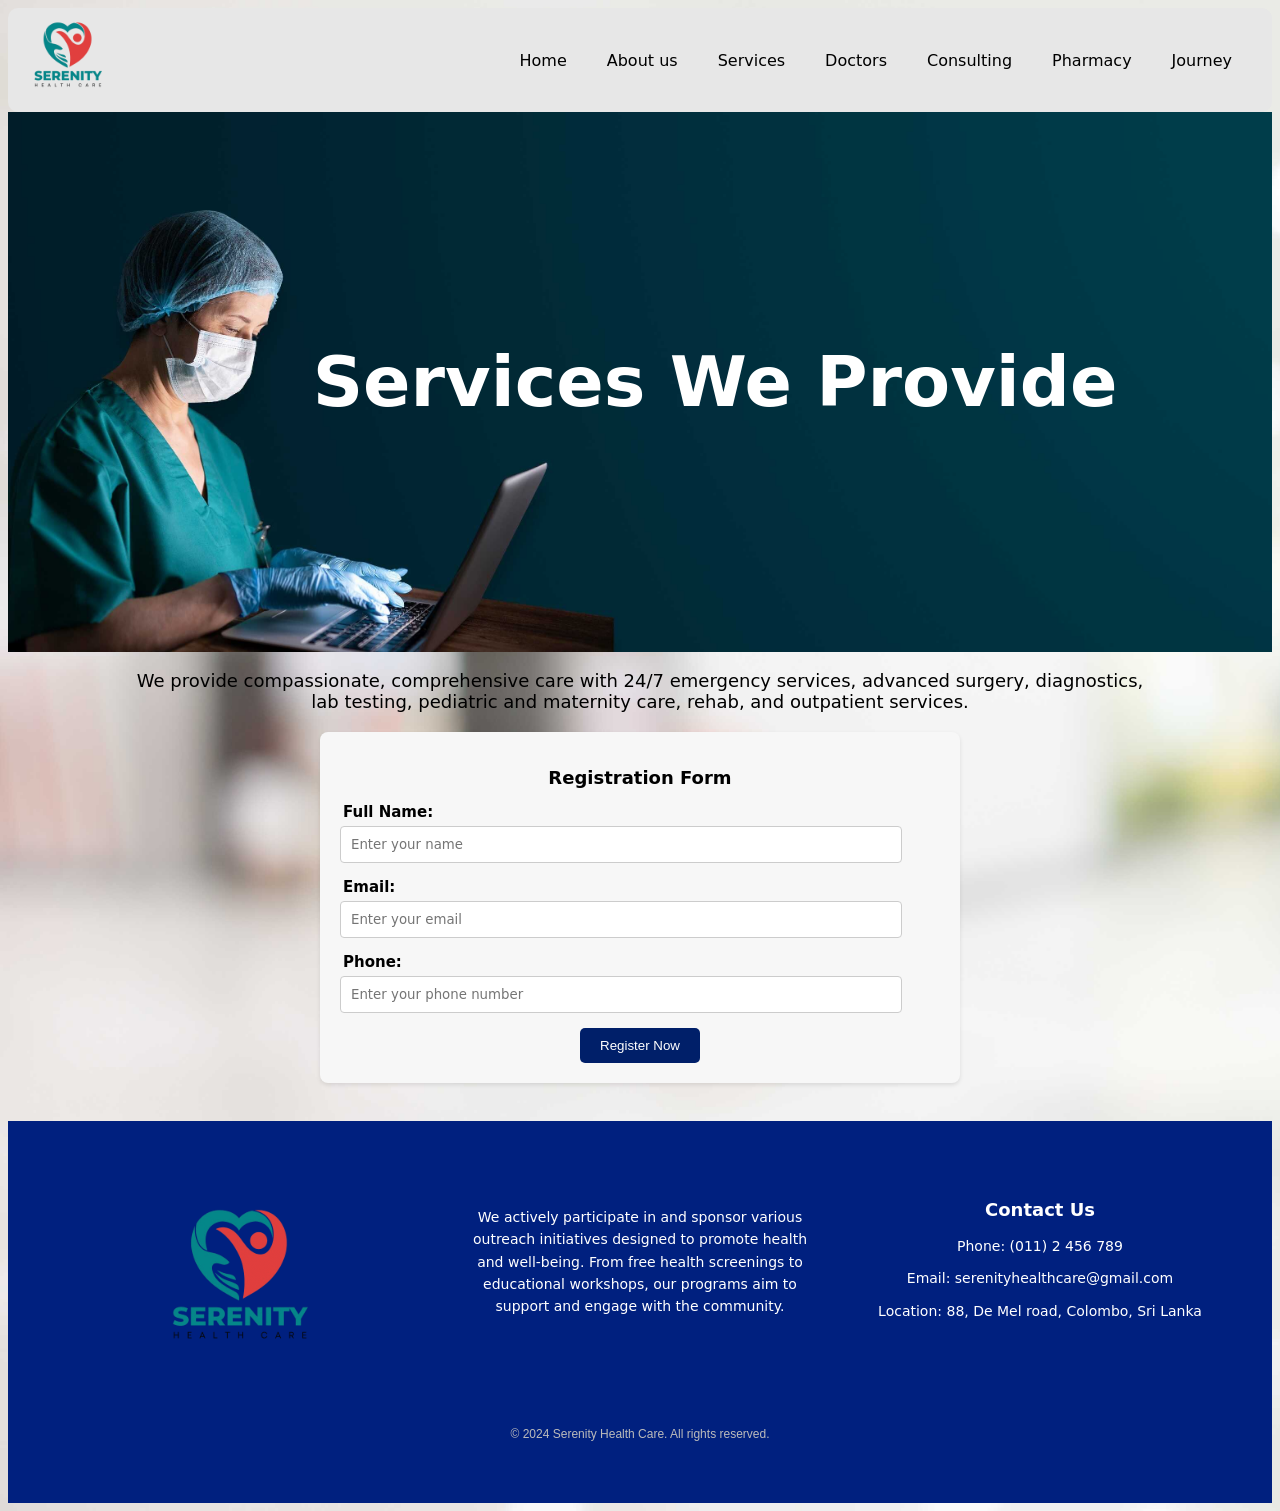
<file: registration.html>
<!DOCTYPE html>
<html lang="en">
<head>
    <meta charset="UTF-8">
    <meta name="viewport" content="width=device-width, initial-scale=1.0">
    <link rel="stylesheet" href="styles/styles.css">
    <title>Serenity Health Care - Services</title>
    <link rel="apple-touch-icon" sizes="180x180" href="favicon_package_v0.16/apple-touch-icon.png">
    <link rel="icon" type="image/png" sizes="32x32" href="favicon_package_v0.16/favicon-32x32.png">
    <link rel="icon" type="image/png" sizes="16x16" href="favicon_package_v0.16/favicon-16x16.png">
    <link rel="manifest" href="favicon_package_v0.16/site.webmanifest">
    <link rel="mask-icon" href="favicon_package_v0.16/safari-pinned-tab.svg" color="#5bbad5">
    <meta name="msapplication-TileColor" content="#da532c">
    <meta name="theme-color" content="#ffffff">
</head>
<body>
    <!-- Header section with logo and navigation menu -->
    <header>
        <a href="index.html"><img id="logo" src="images/logo.png" alt="logo"></a>
        <nav>
            <input type="checkbox" id="menu-toggle">
            <label for="menu-toggle" class="menu-icon">&#9776;</label>
            <ul class="menu">
                <li><a href="index.html">Home</a></li>
                <li><a href="aboutus.html">About us</a></li>
                <li><a href="services.html">Services</a></li>
                <li><a href="doctors.html">Doctors</a></li>
                <li><a href="consulting.html">Consulting</a></li>
                <li><a href="pharmacy.html">Pharmacy</a></li>
                <li><a href="journey.html">Journey</a></li>
            </ul>
        </nav>
    </header>

    <!-- Main content of the page -->
    <main class="mainsection">
        <div class="services">
            <h1>Services We Provide</h1><br>
        </div>
        <p class="herop">We provide compassionate, comprehensive care with 24/7 emergency services, advanced surgery, diagnostics, lab testing, pediatric and maternity care, rehab, and outpatient services.</p>

        <!-- Registration Form Section -->
        <section class="form" id="register">
            <h2>Registration Form</h2>
            <form id="orderForm" action="#" method="post" onsubmit="return validateForm()">
                <!-- Name Input -->
                <div class="input">
                    <label for="name">Full Name:</label>
                    <input type="text" id="name" name="name" placeholder="Enter your name" required>
                </div>
                <!-- Email Input -->
                <div class="input">
                    <label for="email">Email:</label>
                    <input type="email" id="email" name="email" placeholder="Enter your email" required>
                </div>
                <!-- Phone Input -->
                <div class="input">
                    <label for="phone">Phone:</label>
                    <input type="tel" id="phone" name="phone" placeholder="Enter your phone number" required>
                </div>

                <!-- Register Now Button -->
                <div class="container2">
                    <button type="submit" id="showMessageBtn">Register Now</button>
                </div>
            </form>
        </section>

        <!-- Register Confirmation Message Box -->
        <div id="messageBox" class="message-box" style="display:none;">
            <section id="confirmation">
                <h1 id="messageContent">Registered</h1>
                <p id="messageContent">Thank you for registering with us. We warmly welcome you to our Serenity Health Care family.</p>
                <button onclick="closeMessage()">Close</button>
            </section>
        </div>

        <script src="styles/script.js"></script>
    </main><br>

    <!-- Footer Section -->
    <footer>
        <div class="footer">
            <div class="footer-content">
                <div class="footer-section">
                    <a href="index.html"><img src="images/logo.png" alt="logo"></a>
                </div>
                <div class="footer-section">
                    <p>We actively participate in and sponsor various outreach initiatives designed to promote health and well-being. From free health screenings to educational workshops, our programs aim to support and engage with the community.</p>
                </div>
                <div class="footer-section">
                    <h3>Contact Us</h3>
                    <ul>
                        <li>Phone: (011) 2 456 789</li>
                        <li>Email: serenityhealthcare@gmail.com</li>
                        <li>Location: 88, De Mel road, Colombo, Sri Lanka</li>
                    </ul>
                </div>
            </div>
            <div class="footer-copyright">
                <p>&copy; 2024 Serenity Health Care. All rights reserved.</p>
            </div>
        </div>
    </footer>
</body>
</html>
</file>
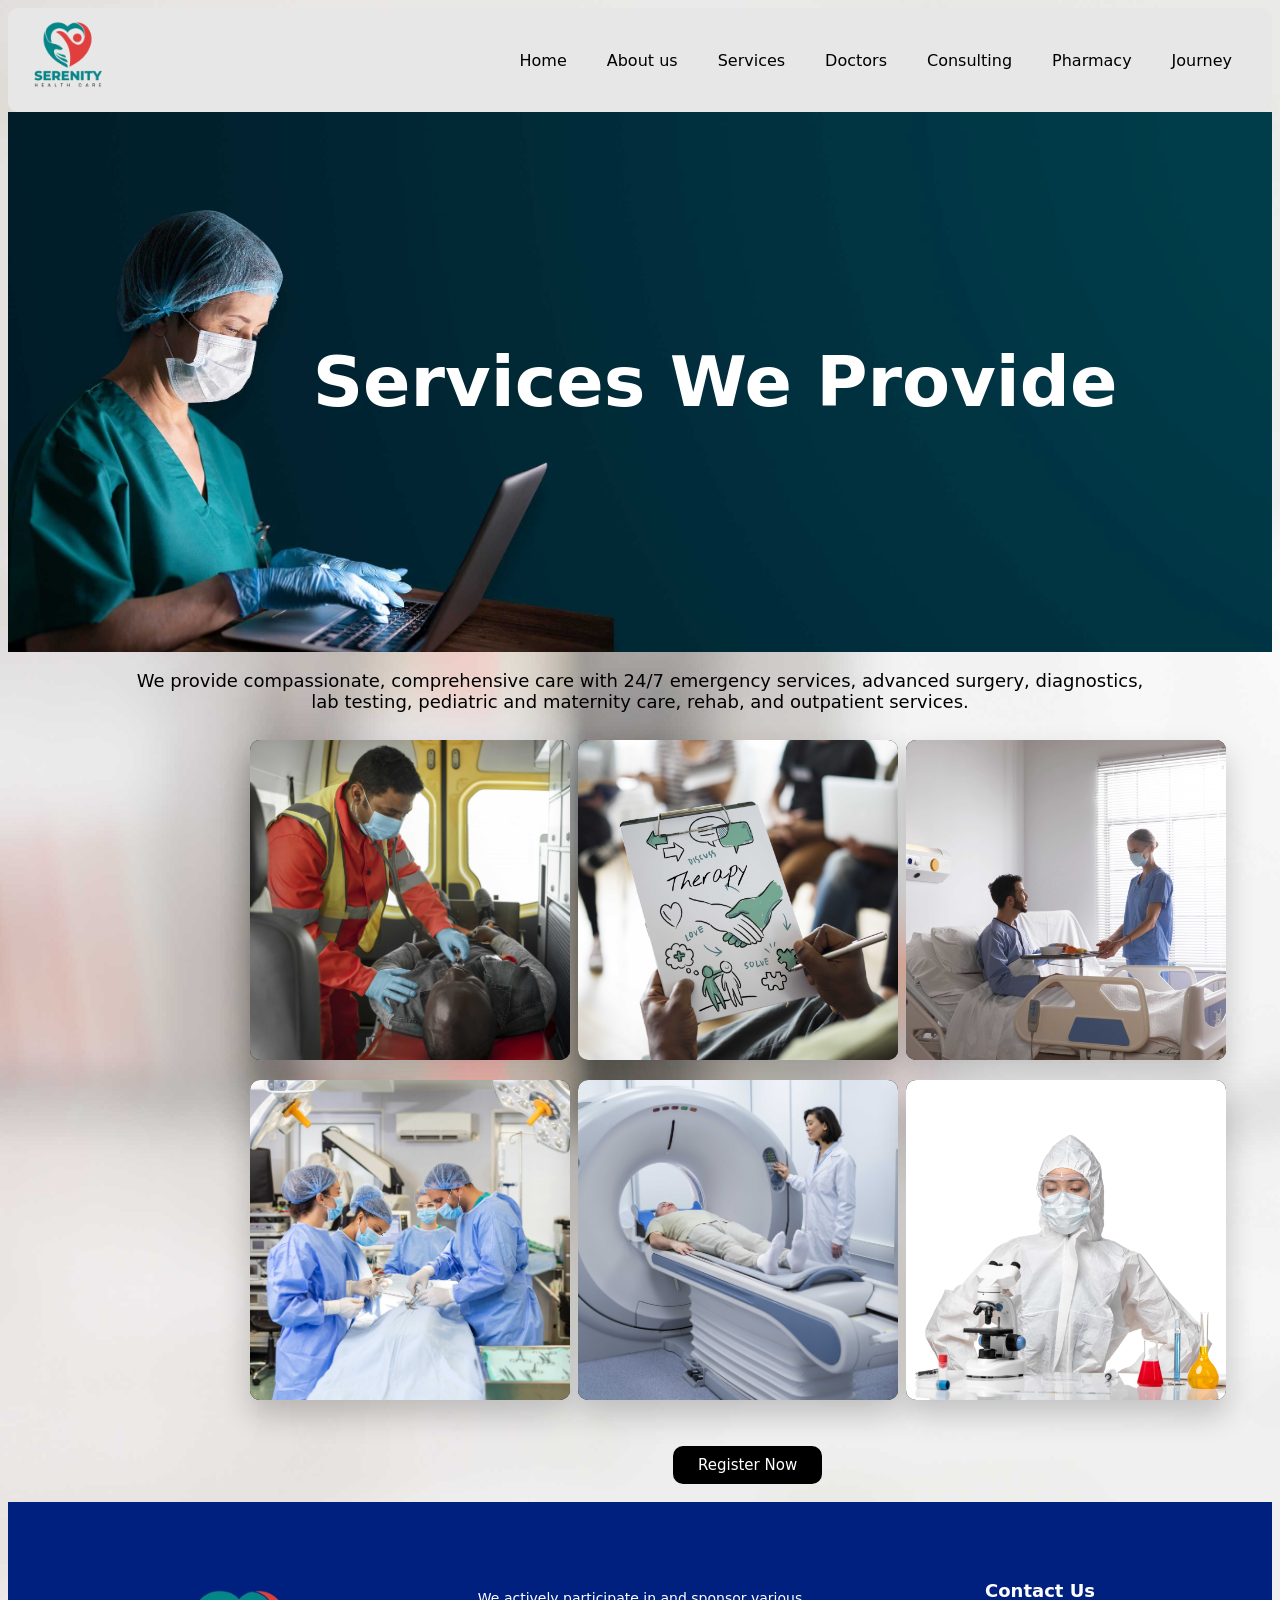
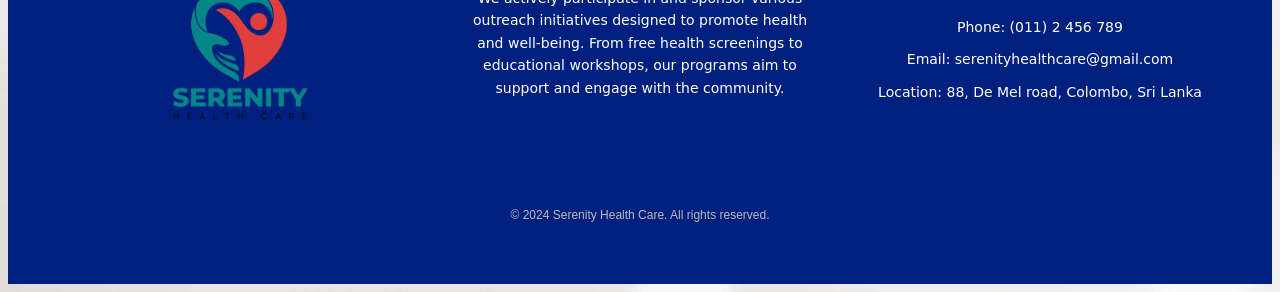
<file: services.html>
<!DOCTYPE html>
<html lang="en">
<head>
    <meta charset="UTF-8">
    <meta name="viewport" content="width=device-width, initial-scale=1.0">
    <link rel="stylesheet" href="styles/styles.css">
    <title>Serenity Health Care - Services</title>
    <link rel="apple-touch-icon" sizes="180x180" href="favicon_package_v0.16/apple-touch-icon.png">
    <link rel="icon" type="image/png" sizes="32x32" href="favicon_package_v0.16/favicon-32x32.png">
    <link rel="icon" type="image/png" sizes="16x16" href="favicon_package_v0.16/favicon-16x16.png">
    <link rel="manifest" href="favicon_package_v0.16/site.webmanifest">
    <link rel="mask-icon" href="favicon_package_v0.16/safari-pinned-tab.svg" color="#5bbad5">
    <meta name="msapplication-TileColor" content="#da532c">
    <meta name="theme-color" content="#ffffff">
</head>
<body>
    <!-- Header section with logo and navigation menu -->
    <header>
        <!-- Logo with link to home page -->
        <a href="index.html"><img id="logo" src="images/logo.png" alt="logo"></a>
        <!-- Navigation menu -->
        <nav>
            <input type="checkbox" id="menu-toggle">
            <label for="menu-toggle" class="menu-icon">&#9776;</label>
            <ul class="menu">
                <li><a href="index.html">Home</a></li>
                <li><a href="aboutus.html">About us</a></li>
                <li><a href="services.html">Services</a></li>
                <li><a href="doctors.html">Doctors</a></li>
                <li><a href="consulting.html">Consulting</a></li>
                <li><a href="pharmacy.html">Pharmacy</a></li>
                <li><a href="journey.html">Journey</a></li>
            </ul>
        </nav>
    </header>

    <!-- Main content of the page -->
    <main class="mainsection">
        <!-- Services page heading -->
        <div class="services">
            <h1>Services We Provide</h1><br>
        </div>
    
        <!-- Service page description -->
        <p class="herop">We provide compassionate, comprehensive care with 24/7 emergency services, advanced surgery, diagnostics, lab testing, pediatric and maternity care, rehab, and outpatient services.</p>
    
        <!-- Service boxes -->
        <div class="services-box">
            <!-- Emergency Care box -->
            <div class="service1">
                <img src="images/emergency.jpg" alt="emergency care">
                <div class="inside">
                    <h3>Emergency Care</h3>
                    <p>Immediate Medical Attention : Available 24/7 for urgent and life-threatening conditions, providing rapid assessment and treatment by a skilled team of emergency specialists.</p>                </div>
                </div>
    
            <!-- Mental Health Services box -->
            <div class="service1">
                <img src="images/mental.jpg" alt="mental health service">
                <div class="inside">
                    <h3>Mental Health Services</h3>
                    <p>Emotional and Psychological Support : Offering counseling, therapy, and psychiatric care to support mental well-being and treat conditions such as depression, anxiety, and stress.</p>                </div>
                </div>
    
            <!-- Inpatient Services box -->
            <div class="service1">
                <img src="images/inpatient.jpg" alt="inpatient service">
                <div class="inside">
                    <h3>Inpatient Services</h3>
                    <p>Hospitalization and Specialized Care : Comprehensive care for patients who require overnight stays or longer, including surgery, monitoring, and support from multidisciplinary teams.</p>                </div>
                </div>
    
            <!-- Surgical Services box -->
            <div class="service1">
                <img src="images/surgical.jpg" alt="surgical service">
                <div class="inside">
                    <h3>Surgical Services</h3>
                    <p>Advanced Surgical Procedures : Offering a range of surgical interventions from minimally invasive to complex operations, performed by experienced surgeons using state-of-the-art technology.</p>                </div>
                </div>
    
            <!-- Diagnostic Imaging box -->
            <div class="service1">
                <img src="images/diagonostic.jpg" alt="diagnostic service">
                <div class="inside">
                    <h3>Diagnostic Imaging</h3>
                    <p>Accurate and Detailed Scans : Providing advanced imaging services such as X-rays, MRI, CT scans, and ultrasounds to aid in precise diagnosis and treatment planning.</p>                </div>
                </div>
    
            <!-- Laboratory Services box -->
            <div class="service1">
                <img src="images/laboratary.jpg" alt="laboratory service">
                <div class="inside">
                    <h3>Laboratory Services</h3>
                    <p>Comprehensive Testing and Analysis : Offering a wide range of diagnostic tests and blood work to support accurate diagnosis and effective treatment plans.</p>                </div>
                </div>
        </div><br><br>
    
        <!-- Register button -->
        <a href="registration.html"><button class="spg-button">Register Now</button></a>
    </main><br>
    <!-- Footer Section -->
    <footer>
        <div class="footer">
            <!-- Footer Content Container -->
            <div class="footer-content">
                <!-- Logo with link to home page -->
                <div class="footer-section">
                    <a href="index.html"><img src="images/logo.png" alt="logo"></a>
                </div>
                <!-- Paragraph Section -->
                <div class="footer-section">
                    <p>We actively participate in and sponsor various outreach initiatives designed to promote health and well-being. From free health screenings to educational workshops, our programs aim to support and engage with the community.</p>
                </div>
                <!-- Contact Information Section -->
                <div class="footer-section">
                    <h3>Contact Us</h3>
                    <ul>
                        <li>Phone: (011) 2 456 789</li>
                        <li>Email: serenityhealthcare@gmail.com</li>
                        <li>Location: 88, De Mel road, Colombo, Sri Lanka</li>
                    </ul>
                </div>
            </div>
            <!-- Footer Copyright -->
            <div class="footer-copyright">
                <p>&copy; 2024 Serenity Health Care. All rights reserved.</p>
            </div>
        </div>
    </footer>
    <!-- End of Footer Section -->
</body>
</html>
</file>
<file: styles/styles.css>
/* General Body Styling */
body {
    font-family: Arial, Helvetica, sans-serif; /* Sets the font for the whole page */
    background-color: rgb(255, 255, 255); /* Sets the background color to white */
    background-image: url('../images/bgimg.jpg'); /* Sets a background image */
    background-size: cover; /* Ensures the background image covers the whole area */
    background-repeat: no-repeat; /* Prevents the background image from repeating */
}

/* Main Section Styling */
.mainsection {
    padding: 0; /* Removes any default padding */
}

/* Logo Styling */
#logo {
    height: 100px; /* Sets the height of the logo */
    width: auto; /* Adjusts width automatically to maintain aspect ratio */
    margin-left: 10px; /* Adds margin on the left side of the logo */
    border-radius: 10px; /* Rounds the corners of the logo */
}

/* Header Styling */
header {
    background-color: rgb(231, 231, 231); /* Sets the background color of the header */
    display: flex; /* Uses flexbox for layout */
    align-items: center; /* Aligns items vertically in the center */
    justify-content: space-between; /* Distributes space between items */
    border-radius: 10px; /* Rounds the corners of the header */
}

/* Footer Styling */
.footer {
    background-color: rgb(0, 32, 127); /* Sets the background color of the footer */
    color: #fff; /* Sets the text color in the footer to white */
    padding: 40px 20px; /* Adds padding inside the footer */
    text-align: center; /* Centers the text inside the footer */
}

/* Footer Content Container */
.footer-content {
    display: flex; /* Uses flexbox for layout */
    justify-content: space-around; /* Distributes space between footer sections */
    flex-wrap: wrap; /* Allows the items to wrap onto multiple lines if needed */
    max-width: 1200px; /* Limits the maximum width of the footer content */
    margin: 0 auto; /* Centers the footer content container */
}

/* Individual Footer Sections */
.footer-section {
    flex: 1; /* Allows the section to grow and shrink as needed */
    padding: 20px; /* Adds padding inside each footer section */
    min-width: 250px; /* Sets a minimum width for each section */
}

/* Footer Section Heading Styling */
.footer-section h3 {
    margin-bottom: 15px; /* Adds space below the heading */
    font-size: 18px; /* Sets the font size for headings */
    color: #ffffff; /* Sets the text color to white */
    font-family: system-ui, -apple-system, BlinkMacSystemFont, 'Segoe UI', Roboto, Oxygen, Ubuntu, Cantarell, 'Open Sans', 'Helvetica Neue', sans-serif; /* Sets the font family */
}

/* Footer Section Text Styling */
.footer-section p{
    margin-top: 25px; /* Take paragraph and contact section to same horizontal line */
    font-size: 14px; /* Sets the font size */
    line-height: 1.6; /* Increases line height for better readability */
    font-family: system-ui, -apple-system, BlinkMacSystemFont, 'Segoe UI', Roboto, Oxygen, Ubuntu, Cantarell, 'Open Sans', 'Helvetica Neue', sans-serif; /* Sets the font family */
}

/* Footer Section img Styling */
.footer-section img{
    width: 200px; /* Take logo image to same horizontal line */
}

/* Footer Section List Styling */
.footer-section ul {
    list-style: none; /* Removes default list styling */
    padding: 0; /* Removes default padding */
    margin: 0 0 10px; /* Adds margin below lists */
    font-size: 14px; /* Sets the font size */
    line-height: 1.6; /* Increases line height for better readability */
    font-family: system-ui, -apple-system, BlinkMacSystemFont, 'Segoe UI', Roboto, Oxygen, Ubuntu, Cantarell, 'Open Sans', 'Helvetica Neue', sans-serif; /* Sets the font family */
}

/* Footer List Items Styling */
.footer-section ul li {
    margin-bottom: 10px; /* Adds space below each list item */
}

/* Footer Copyright Styling */
.footer-copyright {
    background-color: rgb(0, 32, 127); /* Sets the background color for the copyright section */
    padding: 10px 0; /* Adds padding inside the copyright section */
    font-size: 12px; /* Sets the font size for the copyright text */
    color: #bbb; /* Sets the text color to light gray */
    margin-bottom: 0; /* Removes margin below the copyright section */
}

/* Home Navigation Styles */
nav {
    position: relative; /* Ensures the nav bar is positioned relative to its normal flow, used for positioning child elements */
}

nav a {
    color: rgb(0, 0, 0); /* Sets the link color to black */
    text-decoration: none; /* Removes the underline from the links */
    margin-right: 20px; /* Adds spacing between the navigation links */
    font-family: system-ui, -apple-system, BlinkMacSystemFont, 'Segoe UI', Roboto, Oxygen, Ubuntu, Cantarell, 'Open Sans', 'Helvetica Neue', sans-serif; /* Uses a system font stack for cross-device compatibility */
    font-weight: 500; /* Sets a medium font weight for the links */
}

/* Hamburger Menu Icon */
.menu-icon {
    display: none; /* Hides the hamburger icon on larger screens */
    font-size: 30px; /* Sets the size of the hamburger icon */
    cursor: pointer; /* Changes the cursor to a pointer when hovering over the icon */
    padding: 10px; /* Adds padding around the hamburger icon */
}

/* Hide the checkbox (used for toggling the menu) */
#menu-toggle {
    display: none; /* The checkbox is hidden but is still functional */
}

/* Regular menu displayed on large screens */
.menu {
    display: flex; /* Horizontally aligns the navigation items */
    list-style-type: none; /* Removes the default bullet points from the list items */
}

.menu li {
    margin-right: 20px; /* Adds space between each navigation item */
}

/* Hover effect for the links */
nav a:hover {
    color: rgb(51, 101, 207); /* Changes the color of the links when hovered */
}

/* Mobile Responsiveness */
@media screen and (max-width: 480px) {
    .menu {
        display: none; /* Hides the navigation menu by default on small screens */
        flex-direction: column; /* Changes the menu layout to vertical */
        width: 100%; /* Makes the menu take the full width of the screen */
        text-align: center; /* Centers the text within the menu */
        background-color: #f5f5f5; /* Sets a light background color for the mobile menu */
        position: fixed; /* Fixes the menu relative to the viewport */
        top: 50px; /* Positions the menu 50px below the top */
        left: 0; /* Aligns the menu to the left side */
        max-height: calc(100vh - 50px); /* Ensures the menu fits within the screen height minus the 50px top offset */
    }

    #menu-toggle:checked + .menu-icon + .menu {
        display: flex; /* Displays the menu when the checkbox (menu toggle) is checked */
    }

    .menu-icon {
        display: block; /* Displays the hamburger icon on small screens */
        margin-right: 10px; /* Moves the hamburger icon slightly to the left */
    }

    .menu li {
        margin: 10px 0; /* Adds vertical spacing between menu items on small screens */
    }
}

/* Hero Section Styling */
.hero {
    height: 60vh; /* Sets the height of the hero section to 60% of the viewport height */
    color: rgb(255, 255, 255); /* Sets the text color to white */
    display: flex; /* Uses flexbox for layout */
    justify-content: center; /* Centers content horizontally */
    background-image: url('../images/heroimg.png'); /* Sets the background image for the hero section */
    background-size: cover; /* Ensures the background image covers the entire area */
    background-repeat: no-repeat; /* Prevents the background image from repeating */
}

.hero h1 {
    text-align: center; /* Centers the heading text */
    font-family: system-ui, -apple-system, BlinkMacSystemFont, 'Segoe UI', Roboto, Oxygen, Ubuntu, Cantarell, 'Open Sans', 'Helvetica Neue', sans-serif; /* Sets the font family */
    font-size: 70px; /* Sets the font size */
}

/* Hero Paragraph Styling */
.herop {
    text-align: center; /* Centers the text */
    font-family: system-ui, -apple-system, BlinkMacSystemFont, 'Segoe UI', Roboto, Oxygen, Ubuntu, Cantarell, 'Open Sans', 'Helvetica Neue', sans-serif; /* Sets the font family */
    font-size: 18px; /* Sets the font size */
    margin-left: 120px; /* Adds margin on the left side */
    margin-right: 120px; /* Adds margin on the right side */
}

/* Facilities Section Styling */
.facilities {
    height: 50vh; /* Sets the height of the facilities section to 50% of the viewport height */
    color: rgb(255, 255, 255); /* Sets the text color to white */
    display: flex; /* Uses flexbox for layout */
    justify-content: center; /* Centers content horizontally */
    align-items: center; /* Centers content vertically */
    background-image: url('../images/facilities.jpg'); /* Sets the background image for the facilities section */
    background-size: cover; /* Ensures the background image covers the entire area */
    background-repeat: no-repeat; /* Prevents the background image from repeating */
}

.facilities h2 {
    text-align: center; /* Centers the heading text */
    font-size: 70px; /* Sets the font size */
    font-family: system-ui, -apple-system, BlinkMacSystemFont, 'Segoe UI', Roboto, Oxygen, Ubuntu, Cantarell, 'Open Sans', 'Helvetica Neue', sans-serif; /* Sets the font family */
}

/* Facilities Image Styling */
.facilitiesimg {
    border: 3px solid #000000; /* Adds a solid black border around images */
}

/* Paragraph Styling for .p1 and .p2 */
.p1, .p2 {
    width: 400px; /* Sets the width of paragraphs */
    text-align: center; /* Centers the text */
    font-family: system-ui, -apple-system, BlinkMacSystemFont, 'Segoe UI', Roboto, Oxygen, Ubuntu, Cantarell, 'Open Sans', 'Helvetica Neue', sans-serif; /* Sets the font family */
}

/* Testimonials Section Styling */
.testimonials {
    height: 50vh; /* Sets the height of the testimonials section to 50% of the viewport height */
    color: rgb(255, 255, 255); /* Sets the text color to white */
    display: flex; /* Uses flexbox for layout */
    justify-content: center; /* Centers content horizontally */
    align-items: center; /* Centers content vertically */
    background-image: url('../images/testimonials.jpg'); /* Sets the background image for the testimonials section */
    background-size: cover; /* Ensures the background image covers the entire area */
    background-repeat: no-repeat; /* Prevents the background image from repeating */
}

.testimonials h2 {
    text-align: center; /* Centers the heading text */
    font-size: 70px; /* Sets the font size */
    margin-right: 150px; /* Adds margin on the right side */
    font-family: system-ui, -apple-system, BlinkMacSystemFont, 'Segoe UI', Roboto, Oxygen, Ubuntu, Cantarell, 'Open Sans', 'Helvetica Neue', sans-serif; /* Sets the font family */
}

/* Testimonials Container Styling */
.testcontainer {
    display: flex; /* Uses flexbox for layout */
    justify-content: center; /* Centers content horizontally */
    align-items: center; /* Centers content vertically */
    margin-left: 275px; /* Adds margin on the left side */
    margin-right: 275px; /* Adds margin on the right side */
}

/* Patient Testimonials Section Styling */
.patients {
    border: 1px solid #ccc; /* Adds a light gray border around the patients section */
    padding: 10px; /* Adds padding inside the section */
    width: 300px; /* Sets the width */
}

/* Patients Images Styling */
.patients img {
    width: 100%; /* Makes the image width 100% of its container */
    height: 400px; /* Sets the height of the image */
}

/* Community Section Styling */
.community {
    height: 50vh; /* Sets the height of the community section to 50% of the viewport height */
    color: rgb(255, 255, 255); /* Sets the text color to white */
    display: flex; /* Uses flexbox for layout */
    justify-content: center; /* Centers content horizontally */
    align-items: center; /* Centers content vertically */
    background-image: url('../images/community.jpg'); /* Sets the background image for the community section */
    background-size: cover; /* Ensures the background image covers the entire area */
    background-repeat: no-repeat; /* Prevents the background image from repeating */
}

.community h2 {
    text-align: center; /* Centers the heading text */
    font-size: 70px; /* Sets the font size */
    margin-left: 250px; /* Adds margin on the left side */
    font-family: system-ui, -apple-system, BlinkMacSystemFont, 'Segoe UI', Roboto, Oxygen, Ubuntu, Cantarell, 'Open Sans', 'Helvetica Neue', sans-serif; /* Sets the font family */
}

/* Listing Section Styling */
.listing {
    margin-left: 300px; /* Adds margin on the left side */
}

/* Listing Heading Styling */
.listheading {
    text-align: center; /* Centers the text */
    font-family: system-ui, -apple-system, BlinkMacSystemFont, 'Segoe UI', Roboto, Oxygen, Ubuntu, Cantarell, 'Open Sans', 'Helvetica Neue', sans-serif; /* Sets the font family */
}

/* Mobile Responsiveness */
@media (max-width: 480px) {

    nav a {
        margin-right: 10px; /* Reduces the margin on the right side of navigation links */
        font-size: 14px; /* Reduces the font size */
    }

    .hero {
        height: 20vh; /* Reduces the height of the hero section for small screens */
        background-size: contain; /* Adjusts the background image size for smaller screens */
    }

    .hero h1, .facilities h2, .testimonials h2, .community h2 {
        font-size: 15px; /* Reduces the font size for headings */
    }

    .herop {
        margin-left: 20px; /* Reduces the left margin */
        margin-right: 20px; /* Reduces the right margin */
        font-size: 14px; /* Reduces the font size */
    }

    .facilities, .testimonials, .community {
        height: auto; /* Adjusts height to auto for smaller screens */
        padding: 20px; /* Adds padding inside the sections */
    }

    .facilitiesimg {
        width: 100%; /* Makes the facilities image width 100% of its container */
    }

    .testcontainer, .listing {
        margin-left: 20px; /* Reduces the left margin */
        margin-right: 20px; /* Reduces the right margin */
        flex-direction: column; /* Stacks items vertically */
    }

    .p1, .p2 {
        width: 100%; /* Sets width to 100% of the container */
    }

    .community h2 {
        margin-left: 0; /* Removes left margin for small screens */
    }
}


/* About Us Section Styling */
.aboutus {
    height: 60vh; /* Sets the height of the 'About Us' section to 60% of the viewport height */
    color: #fff; /* Sets text color to white */
    display: flex; /* Uses flexbox for layout */
    justify-content: center; /* Centers content horizontally */
    align-items: center; /* Centers content vertically */
    background-image: url('../images/1.jpg'); /* Sets the background image */
    background-size: cover; /* Ensures the background image covers the entire section */
    background-position: center; /* Centers the background image */
    text-align: center; /* Centers the text */
}

.aboutus h1 {
    font-size: 70px; /* Sets the font size for the heading */
    margin: 0; /* Removes default margin */
}

/* Branch Section Styling */
.branch {
    padding: 20px; /* Adds padding inside the branch section */
    border-radius: 8px; /* Rounds the corners */
}

.branch h2 {
    font-size: 25px; /* Sets the font size for branch headings */
    margin-bottom: 20px; /* Adds space below the heading */
    text-align: center; /* Centers the text */
    font-family: system-ui, -apple-system, BlinkMacSystemFont, 'Segoe UI', Roboto, Oxygen, Ubuntu, Cantarell, 'Open Sans', 'Helvetica Neue', sans-serif; /* Sets the font family */
}

.branch-content {
    display: flex; /* Uses flexbox for layout */
    flex-wrap: wrap; /* Allows wrapping of items */
    gap: 20px; /* Adds space between items */
}

/* Branch Images Styling */
.branch-images {
    flex: 1; /* Allows the images container to grow */
    display: flex; /* Uses flexbox for layout */
    gap: 10px; /* Adds space between images */
}

.branchimg {
    width: 30%; /* Sets the width of branch images */
    border-radius: 8px; /* Rounds the corners */
}

.branch iframe {
    width: 40%; /* Sets the width of iframes */
}

/* Branch Paragraph Styling */
.branch p {
    font-family: system-ui, -apple-system, BlinkMacSystemFont, 'Segoe UI', Roboto, Oxygen, Ubuntu, Cantarell, 'Open Sans', 'Helvetica Neue', sans-serif; /* Sets the font family */
    font-size: 17px; /* Sets the font size */
    text-align: center; /* Centers the text */
}

/* Table Styling */
.tableh2 {
    text-align: center; /* Centers the table heading text */
    font-family: system-ui, -apple-system, BlinkMacSystemFont, 'Segoe UI', Roboto, Oxygen, Ubuntu, Cantarell, 'Open Sans', 'Helvetica Neue', sans-serif; /* Sets the font family */
}

table {
    width: 100%; /* Sets the table width to 100% of its container */
    border-collapse: collapse; /* Collapses borders into a single border */
    margin: 20px 0; /* Adds margin above and below the table */
    box-shadow: 0 0 10px rgba(0, 0, 0, 0.1); /* Adds shadow around the table */
}

thead {
    background-color: #f4f4f4; /* Sets background color for the table header */
    text-align: left; /* Aligns text to the left in table headers */
    font-family: system-ui, -apple-system, BlinkMacSystemFont, 'Segoe UI', Roboto, Oxygen, Ubuntu, Cantarell, 'Open Sans', 'Helvetica Neue', sans-serif; /* Sets the font family */
}

thead th {
    padding: 15px; /* Adds padding inside table headers */
    font-size: 1.1rem; /* Sets the font size for table headers */
    font-family: system-ui, -apple-system, BlinkMacSystemFont, 'Segoe UI', Roboto, Oxygen, Ubuntu, Cantarell, 'Open Sans', 'Helvetica Neue', sans-serif; /* Sets the font family */
    border-bottom: 2px solid #ddd; /* Adds a border below table headers */
}

tbody td {
    padding: 15px; /* Adds padding inside table cells */
    font-family: system-ui, -apple-system, BlinkMacSystemFont, 'Segoe UI', Roboto, Oxygen, Ubuntu, Cantarell, 'Open Sans', 'Helvetica Neue', sans-serif; /* Sets the font family */
    border-bottom: 1px solid #ddd; /* Adds a border below table cells */
}

tbody tr:nth-child(even) {
    background-color: #f9f9f9; /* Sets background color for even rows */
}

tfoot {
    background-color: #f4f4f4; /* Sets background color for the table footer */
}

tfoot td {
    padding: 10px; /* Adds padding inside footer cells */
    text-align: center; /* Centers the text in footer cells */
    font-weight: bold; /* Makes the text bold */
    font-family: system-ui, -apple-system, BlinkMacSystemFont, 'Segoe UI', Roboto, Oxygen, Ubuntu, Cantarell, 'Open Sans', 'Helvetica Neue', sans-serif; /* Sets the font family */
    border-top: 2px solid #ddd; /* Adds a border above footer cells */
}

/* Mobile Responsiveness */
@media (max-width: 480px) {

    .aboutus {
        height: 15vh; /* Reduces the height of the 'About Us' section for smaller screens */
        text-align: center; /* Ensures text is centered */
    }

    .aboutus h1 {
        font-size: 18px; /* Reduces font size for the heading */
    }

    .branch {
        padding: 10px; /* Reduces padding inside the branch section */
    }

    .branch h2 {
        font-size: 20px; /* Reduces font size for branch headings */
    }

    .branch-content {
        flex-direction: column; /* Stacks items vertically */
        align-items: center; /* Centers items horizontally */
    }

    .branch-images {
        flex-direction: column; /* Stacks images vertically */
        width: 100%; /* Sets width to 100% */
        align-items: center; /* Centers items horizontally */
    }

    .branchimg {
        width: 90%; /* Sets image width to 90% */
        margin-bottom: 10px; /* Adds margin below images */
    }

    .branch iframe {
        width: 90%; /* Sets iframe width to 90% */
        height: 200px; /* Sets height of iframes */
    }

    .branch p {
        font-size: 15px; /* Reduces font size for paragraphs */
        text-align: center; /* Ensures text is centered */
    }

    table {
        font-size: 14px; /* Reduces font size for table text */
    }

    thead th, tbody td {
        padding: 10px; /* Reduces padding inside table cells */
        font-size: 10px; /* Reduces font size to fit for the frame */
    }

    tfoot td {
        padding: 8px; /* Reduces padding inside footer cells */
    }
}

/* Services Section Styling */
.services {
    height: 60vh; /* Sets the height of the services section to 60% of the viewport height */
    color: rgb(255, 255, 255); /* Sets the text color to white */
    display: flex; /* Uses flexbox for layout */
    justify-content: center; /* Centers content horizontally */
    align-items: center; /* Centers content vertically */
    background-image: url('../images/services.jpg'); /* Sets the background image */
    background-size: cover; /* Ensures the background image covers the entire section */
    background-repeat: no-repeat; /* Prevents the background image from repeating */
}

.services h1 {
    text-align: center; /* Centers the heading text */
    font-size: 70px; /* Sets the font size for the heading */
    margin-left: 150px; /* Adds left margin to position the heading */
    font-family: system-ui, -apple-system, BlinkMacSystemFont, 'Segoe UI', Roboto, Oxygen, Ubuntu, Cantarell, 'Open Sans', 'Helvetica Neue', sans-serif; /* Sets the font family */
}

.services-box {
    display: flex; /* Uses flexbox for layout */
    width: 1200px; /* Sets the width of the services box */
    justify-content: center; /* Centers items horizontally */
    flex-wrap: wrap; /* Allows items to wrap onto multiple lines */
    margin-left: 130px; /* Adds left margin to position the services box */
}

.service1 {
    min-height: 220px; /* Sets the minimum height of each service box */
    width: 320px; /* Sets the width of each service box */
    border-radius: 10px; /* Rounds the corners of the service box */
    display: flex; /* Uses flexbox for layout inside the service box */
    flex-direction: column; /* Stacks items vertically */
    background: #000000; /* Sets the background color of the service box */
    margin: 10px 4px; /* Adds margin around each service box */
    box-shadow: 0px 15px 30px rgba(0,0,0,0.2); /* Adds shadow around the service box */
    position: relative; /* Allows absolute positioning of child elements */
    overflow: hidden; /* Hides overflow content */
}

.service1 img {
    width: 100%; /* Sets the width of images to fill the service box */
    height: auto; /* Maintains aspect ratio of images */
    transition: opacity 0.3s ease; /* Smooth transition for opacity changes */
    display: block; /* Removes bottom space under images */
}

.inside {
    position: absolute; /* Positions the overlay absolutely within the service box */
    top: 0; /* Positions overlay at the top */
    left: 0; /* Positions overlay on the left */
    width: 100%; /* Sets width to fill the service box */
    height: 100%; /* Sets height to fill the service box */
    color: #fff; /* Sets text color to white */
    text-align: center; /* Centers text inside the overlay */
    background: rgba(0, 22, 95, 0.6); /* Sets a semi-transparent background for the overlay */
    padding: 20px; /* Adds padding inside the overlay */
    box-sizing: border-box; /* Includes padding in the total width/height */
    opacity: 0; /* Hides the overlay by default */
    transition: opacity 0.3s ease; /* Smooth transition for opacity changes */
}

.service1:hover img {
    opacity: 0; /* Hides the image when hovering over the service box */
}

.service1:hover .inside {
    opacity: 1; /* Shows the overlay when hovering over the service box */
}

.service1 h3 {
    margin-bottom: 12px; /* Adds space below the heading */
    font-weight: 600; /* Sets the font weight to bold */
    font-size: 1.5rem; /* Sets the font size for the heading */
    margin-top: 50px; /* Adds top margin to position the heading */
    font-family: system-ui, -apple-system, BlinkMacSystemFont, 'Segoe UI', Roboto, Oxygen, Ubuntu, Cantarell, 'Open Sans', 'Helvetica Neue', sans-serif; /* Sets the font family */
}

.service1 p {
    color: #f1f1f1; /* Sets text color to light gray */
    font-size: 1rem; /* Sets the font size for paragraphs */
    line-height: 1.4; /* Increases line height for readability */
    font-family: system-ui, -apple-system, BlinkMacSystemFont, 'Segoe UI', Roboto, Oxygen, Ubuntu, Cantarell, 'Open Sans', 'Helvetica Neue', sans-serif; /* Sets the font family */
}

/* Button Styling */
.spg-button {
    margin-left: 20px; /* Adds left margin to position the button */
    padding: 10px 25px; /* Adds padding inside the button */
    background-color: #000000; /* Sets the background color of the button */
    border: none; /* Removes the border */
    cursor: pointer; /* Changes cursor to pointer on hover */
    transition: all 0.3s ease 0s; /* Smooth transition for button state changes */
    margin-left: 665px; /* Adds left margin to position the button */
    color: white; /* Sets text color to white */
    font-size: 15px; /* Sets the font size of the button text */
    border-radius: 10px; /* Rounds the corners of the button */
    font-family: system-ui, -apple-system, BlinkMacSystemFont, 'Segoe UI', Roboto, Oxygen, Ubuntu, Cantarell, 'Open Sans', 'Helvetica Neue', sans-serif; /* Sets the font family */
}

.spg-button:hover {
    background-color: rgb(0, 94, 255); /* Changes background color on hover */
}

/* Mobile Responsiveness */
@media (max-width: 480px) {
    .services {
        height: auto; /* Sets height to auto for small screens */
        padding-bottom: 80px; /* Adds bottom padding for spacing */
    }

    .services h1 {
        font-size: 20px; /* Reduces font size for headings */
        margin-left: 30px; /* Reduces left margin */
    }

    .services-box {
        width: 100%; /* Sets width to 100% for small screens */
        flex-direction: column; /* Stacks service boxes vertically */
        align-items: center; /* Centers service boxes horizontally */
        margin-left: 0; /* Removes left margin */
    }

    .service1 {
        width: 100%; /* Sets width to 100% for small screens */
        margin: 10px 0; /* Adds vertical margin */
    }

    .inside {
        padding-top: 80px; /* Take the text to center of the box */
    }

    .service1 h3 {
        font-size: 1.2rem; /* Reduces font size for headings */
        margin-top: 20px; /* Adds top margin for spacing */
    }

    .service1 p {
        font-size: 0.9rem; /* Reduces font size for paragraphs */
    }

    .spg-button {
        margin: 0 auto; /* Centers the button horizontally */
        margin-left: 120px;
        font-size: 13px; /* Reduces font size */
        padding: 8px 15px; /* Adjusts padding inside the button */
    }
}

/* Doctors Section Styling */
.doctors {
    height: 60vh; /* Sets the height of the doctors section to 60% of the viewport height */
    color: rgb(255, 255, 255); /* Sets the text color to white */
    display: flex; /* Uses flexbox for layout */
    justify-content: center; /* Centers content horizontally */
    background-image: url('../images/doctors.jpg'); /* Sets the background image */
    background-size: cover; /* Ensures the background image covers the entire section */
    background-repeat: no-repeat; /* Prevents the background image from repeating */
}

.doctors h1 {
    text-align: center; /* Centers the heading text */
    font-size: 70px; /* Sets the font size for the heading */
    font-family: system-ui, -apple-system, BlinkMacSystemFont, 'Segoe UI', Roboto, Oxygen, Ubuntu, Cantarell, 'Open Sans', 'Helvetica Neue', sans-serif; /* Sets the font family */
}

.doctor-grid {
    display: grid; /* Uses grid layout for doctor boxes */
    grid-template-columns: repeat(auto-fit, minmax(300px, 1fr)); /* Creates responsive columns with a minimum width of 300px */
    gap: 30px; /* Adds space between grid items */
    padding: 20px; /* Adds padding inside the grid container */
}

.doctor-box {
    background-color: white; /* Sets the background color of the doctor boxes to white */
    border: 2px solid #000000; /* Adds a solid black border around the doctor boxes */
    border-radius: 10px; /* Rounds the corners of the doctor boxes */
    box-shadow: 0px 4px 10px rgba(0, 0, 0, 0.1); /* Adds shadow around the doctor boxes */
    text-align: center; /* Centers text inside the doctor boxes */
    padding: 20px; /* Adds padding inside the doctor boxes */
    transition: transform 0.2s; /* Smooth transition for scaling effect on hover */
}

.doctor-box:hover {
    transform: scale(1.010); /* Scales up the doctor box slightly on hover */
}

.doctor-box img {
    width: 100%; /* Sets the width of images to fill the doctor box */
    height: auto; /* Maintains aspect ratio of images */
    margin-bottom: 20px; /* Adds space below the image */
}

.doctor-box h2 {
    font-family: system-ui, -apple-system, BlinkMacSystemFont, 'Segoe UI', Roboto, Oxygen, Ubuntu, Cantarell, 'Open Sans', 'Helvetica Neue', sans-serif; /* Sets the font family */
    color: #333; /* Sets text color to dark gray */
    font-size: 20px; /* Sets the font size for headings in doctor boxes */
}

.doctor-box p {
    font-family: system-ui, -apple-system, BlinkMacSystemFont, 'Segoe UI', Roboto, Oxygen, Ubuntu, Cantarell, 'Open Sans', 'Helvetica Neue', sans-serif; /* Sets the font family */
    color: #000000; /* Sets text color to light gray */
    margin-top: 10px; /* Adds space above the paragraph */
    font-size: 15px; /* Sets the font size for paragraphs in doctor boxes */
}

/* Mobile Responsiveness for Doctors Section */
@media (max-width: 480px) {
    .doctors {
        height: auto; /* Sets height to auto for small screens */
        padding-bottom: 100px; /* Adds bottom padding for spacing */
        display: flex; /* Maintains flexbox layout */
        background-position: center; /* Centers the background image */
    }

    .doctors h1 {
        font-size: 20px; /* Reduces font size for headings */
        text-align: center; /* Centers the heading text */
    }

    .doctor-grid {
        display: grid; /* Uses grid layout */
        gap: 20px; /* Reduces space between grid items */
        padding: 10px; /* Adds padding inside the grid container */
        justify-content: center; /* Centers grid items horizontally */
    }

    .doctor-box {
        padding: 15px; /* Reduces padding inside doctor boxes */
        border-width: 1px; /* Reduces border width */
        box-shadow: none; /* Removes shadow for small screens */
    }

    .doctor-box img {
        width: 100%; /* Ensures image width fits the container */
        height: auto; /* Maintains aspect ratio */
        margin-bottom: 15px; /* Reduces space below the image */
    }

    .doctor-box h2 {
        font-size: 18px; /* Reduces font size for headings */
    }

    .doctor-box p {
        font-size: 14px; /* Reduces font size for paragraphs */
        margin-top: 5px; /* Reduces space above the paragraph */
    }
}

/* Consulting Section Styling */
.consulting {
    height: 60vh; /* Sets the height of the consulting section to 60% of the viewport height */
    color: rgb(255, 255, 255); /* Sets the text color to white */
    display: flex; /* Uses flexbox for layout */
    justify-content: center; /* Centers content horizontally */
    align-items: center; /* Centers content vertically */
    background-image: url('../images/consulting.jpg'); /* Sets the background image */
    background-size: cover; /* Ensures the background image covers the entire section */
    background-repeat: no-repeat; /* Prevents the background image from repeating */
}

.consulting h1 {
    text-align: center; /* Centers the heading text */
    font-size: 70px; /* Sets the font size for the heading */
    margin-right: 500px; /* Adds right margin to position the heading */
    font-family: system-ui, -apple-system, BlinkMacSystemFont, 'Segoe UI', Roboto, Oxygen, Ubuntu, Cantarell, 'Open Sans', 'Helvetica Neue', sans-serif; /* Sets the font family */
}

/* Mobile Responsiveness for Consulting Section */
@media (max-width: 480px) {
    .consulting {
        height: auto; /* Sets height to auto for small screens */
        padding: 20px; /* Adds padding for spacing */
        display: block; /* Changes layout to block */
        text-align: center; /* Centers text */
    }

    .consulting h1 {
        font-size: 20px; /* Reduces font size for headings */
        margin-right: 30px; /* Reduces right margin */
    }
}

/* Pharmacy Section Styling */
.pharmacy {
    height: 60vh; /* Sets the height of the pharmacy section to 60% of the viewport height */
    color: rgb(0, 0, 0); /* Sets the text color to black */
    display: flex; /* Uses flexbox for layout */
    justify-content: center; /* Centers content horizontally */
    align-items: center; /* Centers content vertically */
    background-image: url('../images/pharmacy.jpg'); /* Sets the background image */
    background-size: cover; /* Ensures the background image covers the entire section */
    background-repeat: no-repeat; /* Prevents the background image from repeating */
}

.pharmacy h1 {
    text-align: center; /* Centers the heading text */
    font-size: 70px; /* Sets the font size for the heading */
    margin-right: 300px; /* Adds right margin to position the heading */
    font-family: system-ui, -apple-system, BlinkMacSystemFont, 'Segoe UI', Roboto, Oxygen, Ubuntu, Cantarell, 'Open Sans', 'Helvetica Neue', sans-serif; /* Sets the font family */
}

/* Form Container Styling */
.form {
    margin: 20px auto; /* Centers the form horizontally and adds vertical margin */
    max-width: 600px; /* Sets the maximum width of the form */
    padding: 20px; /* Adds padding inside the form */
    background: #f7f7f7; /* Sets a light gray background color for the form */
    border-radius: 8px; /* Rounds the corners of the form */
    box-shadow: 0 2px 4px rgba(0, 0, 0, 0.1); /* Adds a subtle shadow around the form */
}

/* Grid Layout for Pharmacy Items */
.pharmacygrid {
    display: flex; /* Uses flexbox for layout */
    flex-wrap: wrap; /* Allows items to wrap onto multiple lines */
    justify-content: space-between; /* Distributes space between items */
    width: 900px; /* Sets the width of the grid container */
    margin-left: 300px; /* Adds left margin to position the grid */
    gap: 10px; /* Adds space between grid items */
}

.pharmacygrid-box {
    border: 1px solid #e0e0e0; /* Adds a light gray border around each box */
    border-radius: 10px; /* Rounds the corners of the boxes */
    padding: 20px; /* Adds padding inside the boxes */
    width: 250px; /* Sets the width of each box */
    background-color: #f9f9f9; /* Sets a light gray background color for the boxes */
    box-shadow: 0 1px 3px rgba(0, 0, 0, 0.1); /* Adds a subtle shadow around the boxes */
    text-align: center; /* Centers text inside the boxes */
    transition: transform 0.2s, box-shadow 0.2s, background-color 0.2s; /* Smooth transitions for hover effects */
}

.pharmacygrid-box:hover {
    transform: translateY(-5px); /* Moves the box up slightly on hover */
    box-shadow: 0 4px 8px rgba(0, 0, 0, 0.15); /* Increases the shadow depth on hover */
    background-color: #ffffff; /* Changes the background color to white on hover */
}

.pharmacygrid-box img {
    max-width: 100%; /* Ensures the image width fits within the box */
    height: 200px; /* Sets a fixed height for the image */
    border-radius: 12px; /* Rounds the corners of the image */
    margin-bottom: 15px; /* Adds space below the image */
}

.pharmacygrid-box h3 {
    margin: 15px 0; /* Adds vertical margin around the heading */
    font-size: 1.4em; /* Sets the font size for headings */
    color: #333; /* Sets the text color to dark gray */
    font-family: system-ui, -apple-system, BlinkMacSystemFont, 'Segoe UI', Roboto, Oxygen, Ubuntu, Cantarell, 'Open Sans', 'Helvetica Neue', sans-serif; /* Sets the font family */
}

.pharmacygrid-box p {
    font-size: 0.95em; /* Sets the font size for paragraphs */
    color: #666; /* Sets the text color to medium gray */
    margin: 0 0 15px 0; /* Adds space below the paragraph */
    font-family: system-ui, -apple-system, BlinkMacSystemFont, 'Segoe UI', Roboto, Oxygen, Ubuntu, Cantarell, 'Open Sans', 'Helvetica Neue', sans-serif; /* Sets the font family */
}

.btncontainer2{
    display: flex;
    align-items: center;
    justify-content: center;
}

.pharmacypgbtn{
    margin-left: 20px; /* Adds left margin to position the button */
    padding: 10px 25px; /* Adds padding inside the button */
    background-color: #000000; /* Sets the background color of the button */
    border: none; /* Removes the border */
    cursor: pointer; /* Changes cursor to pointer on hover */
    transition: all 0.3s ease 0s; /* Smooth transition for button state changes */
    color: white; /* Sets text color to white */
    font-size: 15px; /* Sets the font size of the button text */
    border-radius: 10px; /* Rounds the corners of the button */
    font-family: system-ui, -apple-system, BlinkMacSystemFont, 'Segoe UI', Roboto, Oxygen, Ubuntu, Cantarell, 'Open Sans', 'Helvetica Neue', sans-serif; /* Sets the font family */
}
    
.pharmacypgbtn:hover {
    background-color: rgb(0, 94, 255); /* Changes background color on hover */
}

/* Mobile Responsiveness for Pharmacy Section */
@media (max-width: 480px) {
    .pharmacy {
        height: auto; /* Sets height to auto for small screens */
        padding: 20px; /* Adds padding for spacing */
        display: block; /* Changes layout to block */
        text-align: center; /* Centers text */
    }

    .pharmacy h1 {
        font-size: 20px; /* Reduces font size for headings */
        margin-right: 50px; /* Reduces right margin */
    }

    .pharmacygrid {
        flex-direction: column; /* Stacks grid items vertically */
        align-items: center; /* Centers items horizontally */
        width: 100%; /* Sets the grid width to 100% */
        margin-left: 0px; /* Removes left margin */
    }

    .pharmacygrid-box {
        width: 90%; /* Sets the width of each box to 90% of the container */
        margin: 10px 0; /* Adds vertical margin between boxes */
    }

    .pharmacygrid-box img {
        height: 150px; /* Reduces the height of the image */
    }

    .pharmacygrid-box h3 {
        font-size: 1.2em; /* Reduces font size for headings */
    }

    .pharmacygrid-box p {
        font-size: 0.85em; /* Reduces font size for paragraphs */
    }

    .selectbtn {
        margin: 0 auto; /* Centers the button horizontally */
        font-size: 13px; /* Reduces font size for the button text */
        padding: 8px 15px; /* Reduces padding inside the button */
        display: block; /* Ensures the button displays as a block element */
    }
}

.enterqty input[type="number"] {
    width: 100%;
    padding: 10px;
    margin-bottom: 10px;
    border: 1px solid #ddd;
    border-radius: 5px;
    box-sizing: border-box;
    font-family: system-ui, -apple-system, BlinkMacSystemFont, 'Segoe UI', Roboto, Oxygen, Ubuntu, Cantarell, 'Open Sans', 'Helvetica Neue', sans-serif; /* Sets the font family */
}
  
  
  .add-to-cart:focus {
    outline: none;
    box-shadow: 0 0 5px rgba(0, 123, 255, 0.7); /* Adjusted focus style for better visibility */
}
  
  .add-to-cart {
    display: inline-block;
    padding: 10px 20px;
    background-color: #0056b3; /* Dark blue for better contrast */
    color: white; /* White text */
    text-align: center;
    border-radius: 5px;
    text-decoration: none;
    transition: background-color 0.3s ease;
    font-family: system-ui, -apple-system, BlinkMacSystemFont, 'Segoe UI', Roboto, Oxygen, Ubuntu, Cantarell, 'Open Sans', 'Helvetica Neue', sans-serif; /* Sets the font family */
}
  
  .add-to-cart:hover {
    background-color: #003d80; /* Even darker blue on hover */
}
  
  .cart-section {
    margin-top: 40px;
    text-align: center;
}
  
  .cart-total {
    text-align: right;
    font-weight: bold;
    font-family: system-ui, -apple-system, BlinkMacSystemFont, 'Segoe UI', Roboto, Oxygen, Ubuntu, Cantarell, 'Open Sans', 'Helvetica Neue', sans-serif; /* Sets the font family */
}
  
  #cartTotalPrice {
    text-align: center;
    font-weight: bold;
    font-family: system-ui, -apple-system, BlinkMacSystemFont, 'Segoe UI', Roboto, Oxygen, Ubuntu, Cantarell, 'Open Sans', 'Helvetica Neue', sans-serif; /* Sets the font family */
}
  
  .actions {
    text-align: center;
    margin: 20px 0;
}
  
  .actions button {
    background-color: #0056b3; /* Darker blue for buttons */
    color: #ffffff; /* White text for buttons */
    padding: 10px 20px;
    border: none;
    border-radius: 5px;
    cursor: pointer;
    margin: 0 10px;
    transition: background-color 0.3s;
    font-family: system-ui, -apple-system, BlinkMacSystemFont, 'Segoe UI', Roboto, Oxygen, Ubuntu, Cantarell, 'Open Sans', 'Helvetica Neue', sans-serif; /* Sets the font family */
}
  
  .actions button:hover {
    background-color: #004494; /* Even darker blue on hover for better visibility */
}
  
  @media (max-width: 1200px) {
    .product-grid {
      flex: 1 1 calc(33.33% - 40px);
    }
}
  
  @media (max-width: 800px) {
    .product-grid {
      flex: 1 1 calc(50% - 40px);
    }
  
    .cart-section table {
      width: 90%;
    }
}
  
  @media (max-width: 500px) {
    .product-grid {
      flex: 1 1 100%;
    }
  
    .cart-section table {
      width: 100%;
    }
  
    .actions button {
      width: 100%;
      margin-bottom: 10px;
    }
}


.form h2 {
    text-align: center; /* Centers the heading text inside the form */
    font-size: 18px;
    font-family: system-ui, -apple-system, BlinkMacSystemFont, 'Segoe UI', Roboto, Oxygen, Ubuntu, Cantarell, 'Open Sans', 'Helvetica Neue', sans-serif; /* Sets the font family */
}

/* Input Field Styling */
.input {
    margin-bottom: 15px; /* Adds space below each input field */
    font-family: system-ui, -apple-system, BlinkMacSystemFont, 'Segoe UI', Roboto, Oxygen, Ubuntu, Cantarell, 'Open Sans', 'Helvetica Neue', sans-serif; /* Sets the font family */
}

.input label {
    font-weight: bold; /* Makes the label text bold */
    font-size: 15px; /* Sets the font size for the label text */
    margin-left: 3px; /* Adds a small left margin to the label */
    font-family: system-ui, -apple-system, BlinkMacSystemFont, 'Segoe UI', Roboto, Oxygen, Ubuntu, Cantarell, 'Open Sans', 'Helvetica Neue', sans-serif; /* Sets the font family */
}

.input input,
.input select {
    width: 90%; /* Sets the width of input and select fields to fill the container */
    padding: 10px; /* Adds padding inside the fields */
    border: 1px solid #ccc; /* Adds a light gray border around the fields */
    border-radius: 4px; /* Rounds the corners of the fields */
    color: #333; /* Sets the text color inside the fields */
    font-family: system-ui, -apple-system, BlinkMacSystemFont, 'Segoe UI', Roboto, Oxygen, Ubuntu, Cantarell, 'Open Sans', 'Helvetica Neue', sans-serif; /* Sets the font family */
}

label {
    display: block; /* Makes each label display as a block element */
    margin-bottom: 5px; /* Adds space below the label */
}

/* General button styles */
button {
    padding: 10px 20px;
    background-color: #001f69;
    color: white;
    border: none;
    border-radius: 5px;
    cursor: pointer;
    transition: background-color 0.3s ease;
}

button:hover {
    background-color: #3d7dff;
}

/* Styling for the message box */
.message-box {
    display: none;
    position: fixed;
    top: 50%;
    left: 50%;
    transform: translate(-50%, -50%);
    background-color: #333;
    color: white;
    border-radius: 8px;
    padding: 20px;
    text-align: center;
}

.message-box h1 {
    font-size: 18px;
    margin: 0 0 10px 0;
    font-family: system-ui, -apple-system, BlinkMacSystemFont, 'Segoe UI', Roboto, Oxygen, Ubuntu, Cantarell, 'Open Sans', 'Helvetica Neue', sans-serif; /* Sets the font family */
}

.message-box p {
    font-size: 14px;
    margin: 10px 0;
    font-family: system-ui, -apple-system, BlinkMacSystemFont, 'Segoe UI', Roboto, Oxygen, Ubuntu, Cantarell, 'Open Sans', 'Helvetica Neue', sans-serif; /* Sets the font family */
}

.message-box button {
    background-color: red;
    padding: 8px 16px;
    font-size: 14px;
    border-radius: 5px;
    margin-top: 15px;
}

.message-box button:hover {
    background-color: darkred;
}


/* Journey Section Styling */
.journey {
    height: 60vh; /* Sets the height of the journey section to 60% of the viewport height */
    color: rgb(255, 255, 255); /* Sets the text color to white */
    display: flex; /* Uses flexbox for layout */
    justify-content: center; /* Centers content horizontally */
    align-items: center; /* Centers content vertically */
    background-image: url('../images/journey.jpg'); /* Sets the background image */
    background-size: cover; /* Ensures the background image covers the entire section */
    background-repeat: no-repeat; /* Prevents the background image from repeating */
}

.journey h1 {
    text-align: center; /* Centers the heading text */
    font-size: 70px; /* Sets the font size for the heading */
    margin-right: 300px; /* Adds margin on the right side of the heading */
    font-family: system-ui, -apple-system, BlinkMacSystemFont, 'Segoe UI', Roboto, Oxygen, Ubuntu, Cantarell, 'Open Sans', 'Helvetica Neue', sans-serif; /* Sets the font family */
}

.journey-box {
    display: flex; /* Uses flexbox for layout */
    justify-content: center; /* Centers content horizontally */
    align-items: center; /* Centers content vertically */
    margin-left: 200px; /* Adds left margin */
    margin-right: 200px; /* Adds right margin */
    margin-top: 50px; /* Adds top margin */
    border: 2px solid #000000; /* Adds a black border */
    padding: 20px; /* Adds padding inside the box */
}

.journey-box img {
    width: 400px; /* Sets the width of the image inside the box */
}

.journey-box p {
    margin-left: 50px; /* Adds left margin to the paragraph */
    font-family: system-ui, -apple-system, BlinkMacSystemFont, 'Segoe UI', Roboto, Oxygen, Ubuntu, Cantarell, 'Open Sans', 'Helvetica Neue', sans-serif; /* Sets the font family */
    font-size: 18px; /* Sets the font size for the paragraph text */
}

/* Container Layouts */
.container1 {
    display: flex; /* Uses flexbox for layout */
    flex-direction: column; /* Aligns items in a column */
    justify-content: center; /* Centers content vertically */
    align-items: center; /* Centers content horizontally */
}

.container2 {
    display: flex; /* Uses flexbox for layout */
    justify-content: center; /* Centers content horizontally */
    align-items: center; /* Centers content vertically */
}

.btncontainer{
    display: flex; /* Uses flexbox for layout */
    justify-content: center; /* Centers content horizontally */
    align-items: center; /* Centers content vertically */
    gap: 5px;
}


/* Mobile Responsiveness */
@media (max-width: 480px) {
    .container1 {
        display: flex; /* Maintains flexbox layout */
        flex-direction: column; /* Ensures column alignment */
        justify-content: center; /* Centers content vertically */
        align-items: center; /* Centers content horizontally */
    }

    .container2 {
        flex-direction: column; /* Changes layout to column for small screens */
    }

    .journey {
        height: 100px; /* Reduces the height of the journey section for small screens */
        padding: 20px; /* Adds padding inside the journey section */
    }

    .journey h1 {
        font-size: 20px; /* Reduces the font size for the heading */
        margin: 70px; /* Adjusts the margin for small screens */
    }

    .journey-box, .journey-box2 {
        flex-direction: column; /* Changes layout to column for small screens */
        margin-left: 20px; /* Reduces left margin */
        margin-right: 20px; /* Reduces right margin */
    }

    .journey-box img, .journey-box2 img {
        width: 100%; /* Ensures images fit within the container */
    }

    .journey-box p, .journey-box2 p {
        font-size: 14px; /* Reduces the font size for paragraphs */
        margin: 0; /* Removes margin */
        padding: 10px; /* Adds padding inside the paragraph */
        text-align: center; /* Centers the text */
    }
}
</file>
